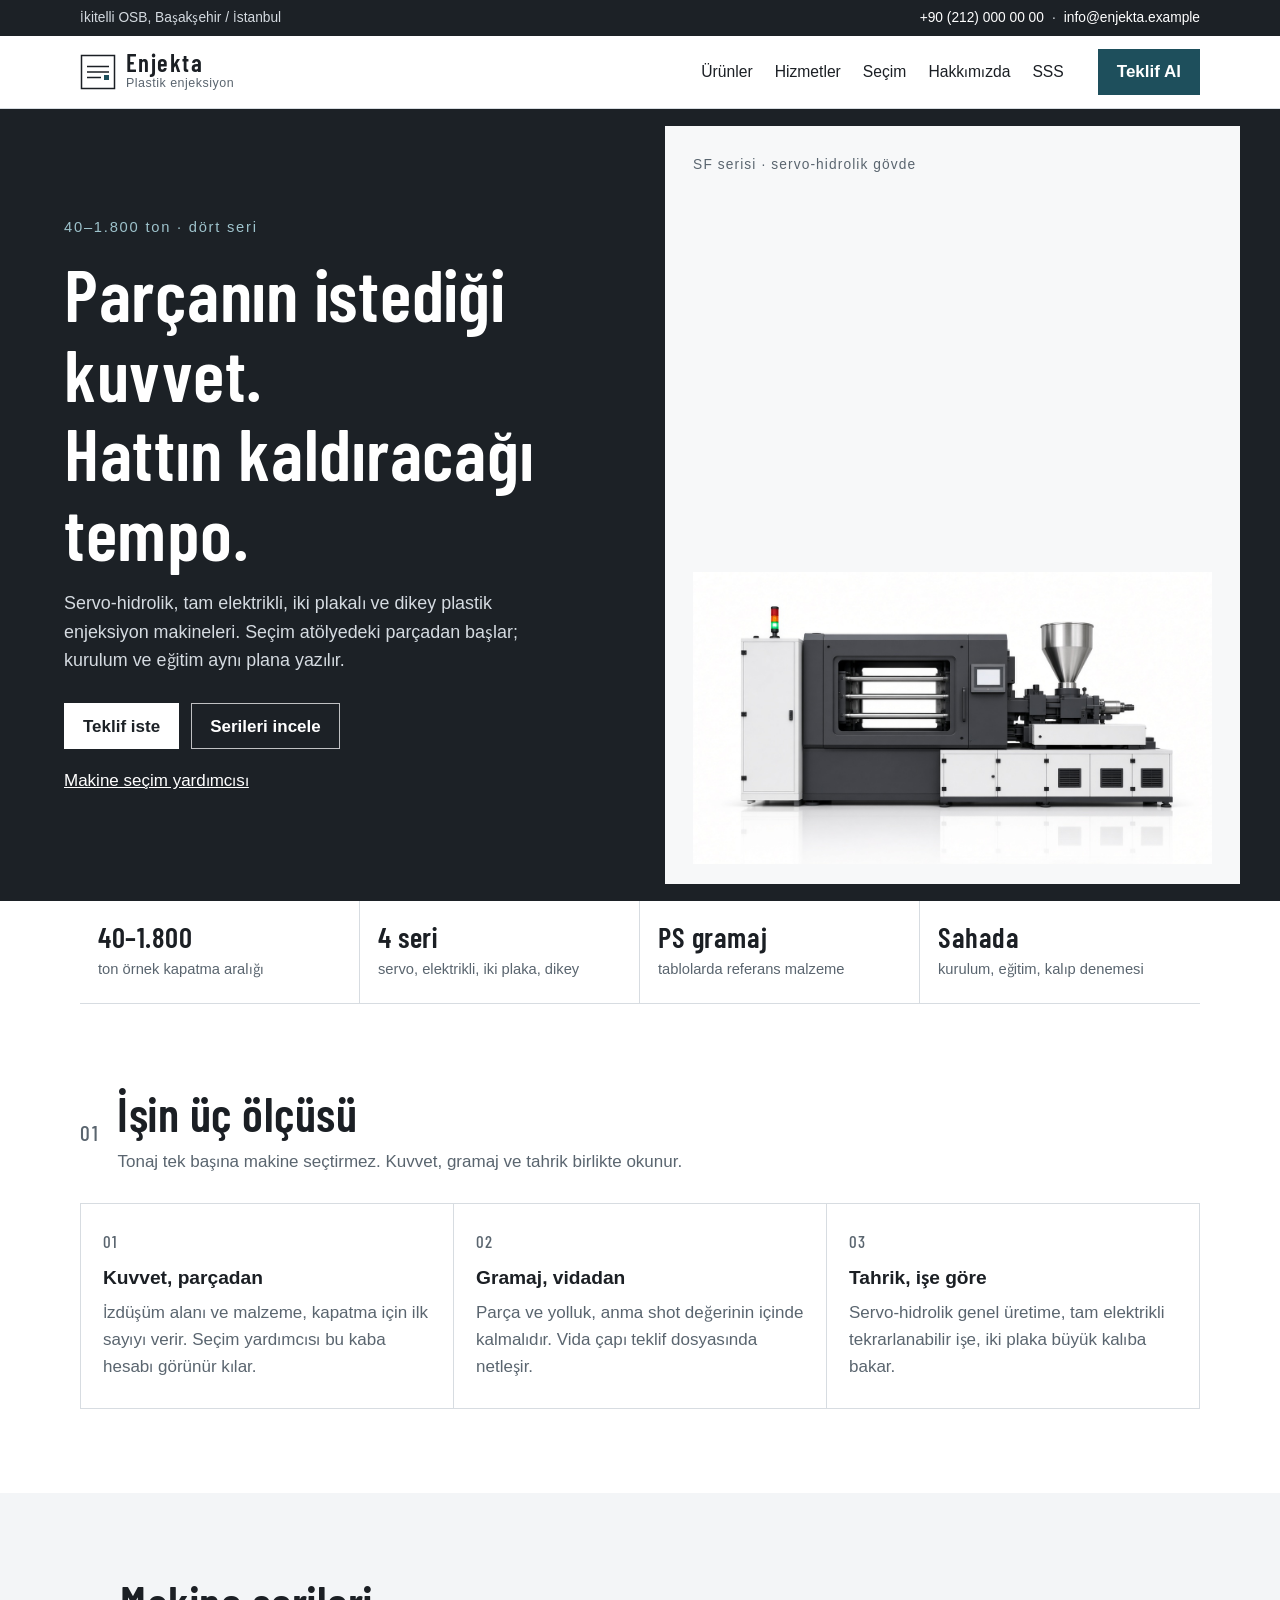
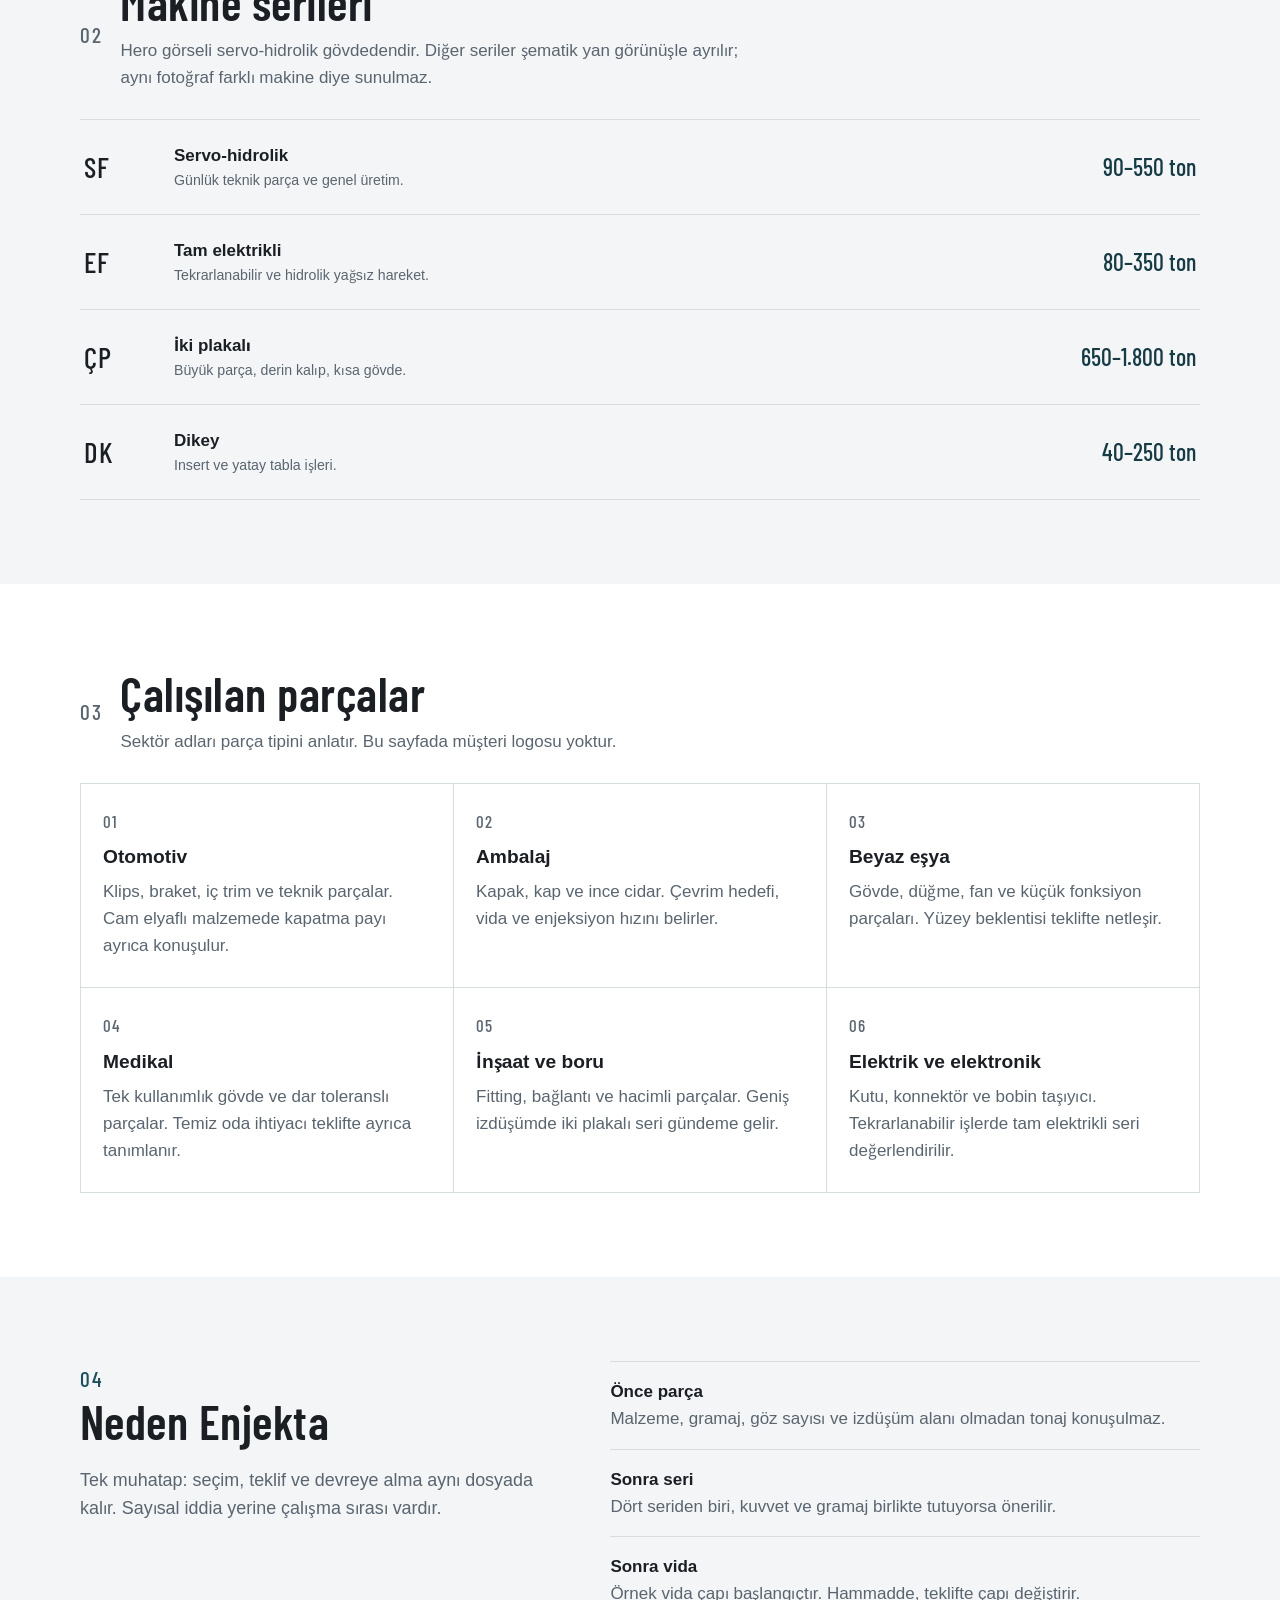
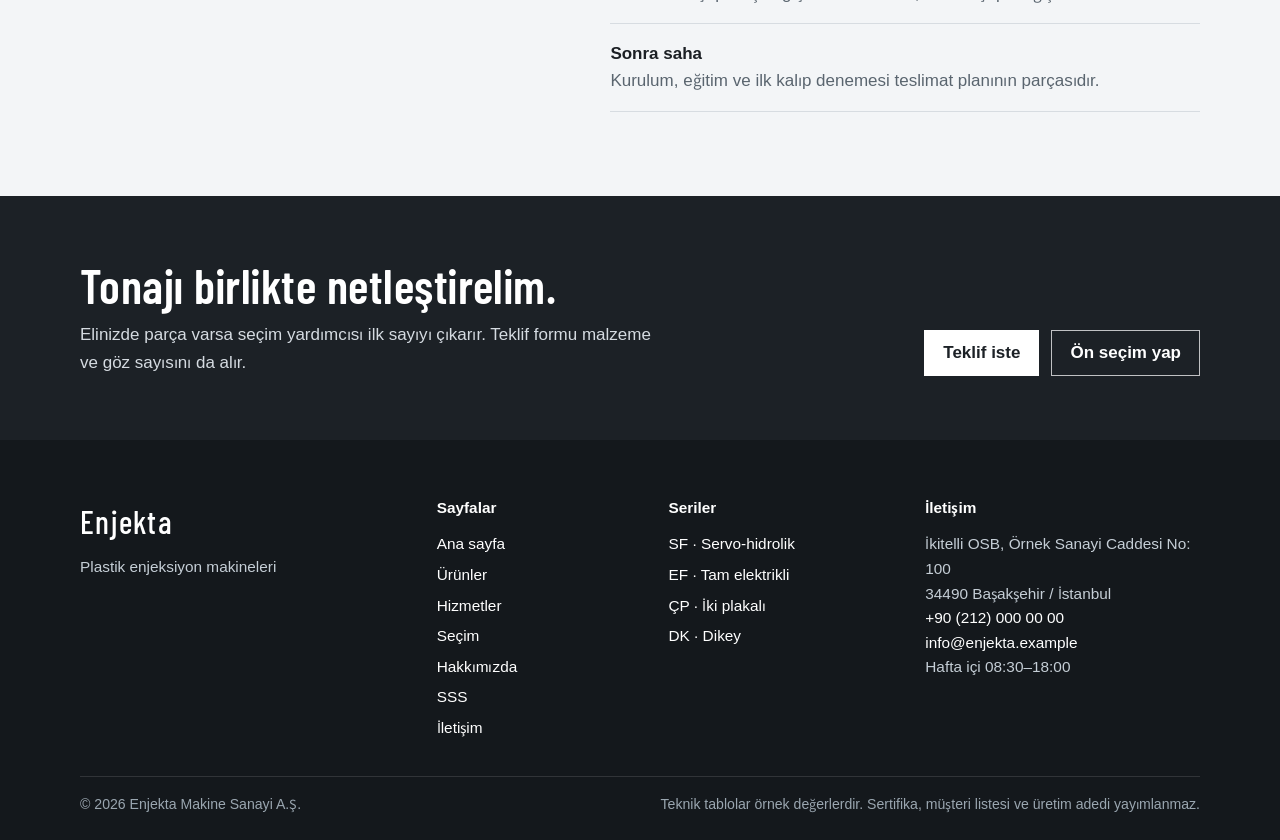
<file: index.html>
<!DOCTYPE html>
<html lang="tr">
<head>
  <meta charset="utf-8">
  <meta name="viewport" content="width=device-width, initial-scale=1">
  <title>Enjekta Makine — Ana sayfa</title>
  <meta name="description" content="Servo-hidrolik, tam elektrikli, iki plakalı ve dikey plastik enjeksiyon makineleri. Kurulum, eğitim ve kalıp denemesi. İstanbul.">
  <meta name="robots" content="index, follow">
  <meta name="theme-color" content="#1c2126">
  <meta property="og:type" content="website">
  <meta property="og:locale" content="tr_TR">
  <meta property="og:site_name" content="Enjekta Makine">
  <meta property="og:title" content="Enjekta Makine — Ana sayfa">
  <meta property="og:description" content="Servo-hidrolik, tam elektrikli, iki plakalı ve dikey plastik enjeksiyon makineleri. Kurulum, eğitim ve kalıp denemesi. İstanbul.">
  <meta property="og:image" content="assets/injection-machine.jpg">
  <meta property="og:image:alt" content="Grafit ve beyaz panelli servo-hidrolik plastik enjeksiyon makinesi">
  <meta property="og:image:width" content="1280">
  <meta property="og:image:height" content="720">
  <meta name="twitter:card" content="summary_large_image">
  <meta name="twitter:title" content="Enjekta Makine — Ana sayfa">
  <meta name="twitter:description" content="Servo-hidrolik, tam elektrikli, iki plakalı ve dikey plastik enjeksiyon makineleri. Kurulum, eğitim ve kalıp denemesi. İstanbul.">
  <meta name="twitter:image" content="assets/injection-machine.jpg">
  <link rel="icon" href="favicon.svg" type="image/svg+xml">
  <link rel="stylesheet" href="css/fonts.css">
  <link rel="stylesheet" href="css/styles.css">
  <link rel="preload" as="image" href="assets/injection-machine.jpg">
</head>
<body data-page-title="Ana sayfa" data-page="home">
  <a class="skip-link" href="#icerik">İçeriğe geç</a>
  <div class="utility">
    <div class="wrap utility-inner">
      <p class="utility-address" data-site="address-short">İkitelli OSB, Başakşehir / İstanbul</p>
      <p class="utility-meta">
        <a data-site="phone" data-site-href="tel" href="tel:+902120000000">+90 (212) 000 00 00</a>
        <span aria-hidden="true">·</span>
        <a data-site="email" data-site-href="mail" href="mailto:info@enjekta.example">info@enjekta.example</a>
      </p>
    </div>
  </div>
  <header class="site-header">
    <div class="wrap header-inner">
      <a class="logo" href="index.html">
        <svg class="logo-mark" viewBox="0 0 36 36" width="36" height="36" aria-hidden="true"><rect x="1.5" y="1.5" width="33" height="33" fill="none" stroke="currentColor" stroke-width="1.5"/><path d="M7 12.5h22M7 18h22M7 23.5h14" fill="none" stroke="currentColor" stroke-width="1.5"/><rect x="24" y="21" width="5" height="5" fill="#1e4f5c"/></svg>
        <span class="logo-text">
          <span class="logo-name" data-site="short">Enjekta</span>
          <span class="logo-tag" data-site="tagline-short">Plastik enjeksiyon</span>
        </span>
      </a>
      <nav class="site-nav" id="site-nav" aria-label="Ana menü">
        <ul>
          <li><a href="urunler.html">Ürünler</a></li>
          <li><a href="hizmetler.html">Hizmetler</a></li>
          <li><a href="secim.html">Seçim</a></li>
          <li><a href="hakkimizda.html">Hakkımızda</a></li>
          <li><a href="sss.html">SSS</a></li>
        </ul>
      </nav>
      <a class="btn btn-accent header-cta" href="iletisim.html">Teklif Al</a>
      <button class="nav-toggle" type="button" aria-expanded="false" aria-controls="site-nav">
        <span class="nav-toggle-bars" aria-hidden="true"></span>
        <span class="nav-toggle-label">Menü</span>
      </button>
    </div>
  </header>
  <main id="icerik" tabindex="-1">
    <section class="hero">
      <div class="hero-copy">
        <p class="kicker">40–1.800 ton · dört seri</p>
        <h1>Parçanın istediği kuvvet.<br>Hattın kaldıracağı tempo.</h1>
        <p class="lede">Servo-hidrolik, tam elektrikli, iki plakalı ve dikey plastik enjeksiyon makineleri. Seçim atölyedeki parçadan başlar; kurulum ve eğitim aynı plana yazılır.</p>
        <div class="hero-actions">
          <a class="btn btn-light" href="iletisim.html">Teklif iste</a>
          <a class="btn btn-line" href="urunler.html">Serileri incele</a>
        </div>
        <p class="hero-aside"><a href="secim.html">Makine seçim yardımcısı</a></p>
      </div>
      <figure class="hero-media">
        <p class="media-kicker">SF serisi · servo-hidrolik gövde</p>
        <img src="assets/injection-machine.jpg" width="1280" height="720" alt="Grafit ve beyaz panelli yatay plastik enjeksiyon makinesi, yan görünüş" fetchpriority="high">
      </figure>
    </section>
    <ul class="facts wrap">
      <li><strong>40–1.800</strong><span>ton örnek kapatma aralığı</span></li>
      <li><strong>4 seri</strong><span>servo, elektrikli, iki plaka, dikey</span></li>
      <li><strong>PS gramaj</strong><span>tablolarda referans malzeme</span></li>
      <li><strong>Sahada</strong><span>kurulum, eğitim, kalıp denemesi</span></li>
    </ul>
    <section class="section">
      <div class="wrap">
        <div class="section-head">
          <p class="section-index">01</p>
          <h2>İşin üç ölçüsü</h2>
          <p>Tonaj tek başına makine seçtirmez. Kuvvet, gramaj ve tahrik birlikte okunur.</p>
        </div>
        <div class="prop-grid">
          <article class="prop"><p class="prop-index">01</p><h3>Kuvvet, parçadan</h3><p>İzdüşüm alanı ve malzeme, kapatma için ilk sayıyı verir. Seçim yardımcısı bu kaba hesabı görünür kılar.</p></article>
          <article class="prop"><p class="prop-index">02</p><h3>Gramaj, vidadan</h3><p>Parça ve yolluk, anma shot değerinin içinde kalmalıdır. Vida çapı teklif dosyasında netleşir.</p></article>
          <article class="prop"><p class="prop-index">03</p><h3>Tahrik, işe göre</h3><p>Servo-hidrolik genel üretime, tam elektrikli tekrarlanabilir işe, iki plaka büyük kalıba bakar.</p></article>
        </div>
      </div>
    </section>
    <section class="section section-paper" id="seriler">
      <div class="wrap">
        <div class="section-head">
          <p class="section-index">02</p>
          <h2>Makine serileri</h2>
          <p>Hero görseli servo-hidrolik gövdedendir. Diğer seriler şematik yan görünüşle ayrılır; aynı fotoğraf farklı makine diye sunulmaz.</p>
        </div>
        <ul class="series-list">
          <li>
            <a href="urun-servo-hidrolik.html">
              <span class="series-code">SF</span>
              <span><strong>Servo-hidrolik</strong><small>Günlük teknik parça ve genel üretim.</small></span>
              <span class="series-range">90–550 ton</span>
            </a>
          </li>
          <li>
            <a href="urun-tam-elektrikli.html">
              <span class="series-code">EF</span>
              <span><strong>Tam elektrikli</strong><small>Tekrarlanabilir ve hidrolik yağsız hareket.</small></span>
              <span class="series-range">80–350 ton</span>
            </a>
          </li>
          <li>
            <a href="urun-iki-plakali.html">
              <span class="series-code">ÇP</span>
              <span><strong>İki plakalı</strong><small>Büyük parça, derin kalıp, kısa gövde.</small></span>
              <span class="series-range">650–1.800 ton</span>
            </a>
          </li>
          <li>
            <a href="urun-dikey.html">
              <span class="series-code">DK</span>
              <span><strong>Dikey</strong><small>Insert ve yatay tabla işleri.</small></span>
              <span class="series-range">40–250 ton</span>
            </a>
          </li>
        </ul>
      </div>
    </section>
    <section class="section">
      <div class="wrap">
        <div class="section-head">
          <p class="section-index">03</p>
          <h2>Çalışılan parçalar</h2>
          <p>Sektör adları parça tipini anlatır. Bu sayfada müşteri logosu yoktur.</p>
        </div>
        <div class="industry-grid">
          <article class="industry"><p class="industry-index">01</p><h3>Otomotiv</h3><p>Klips, braket, iç trim ve teknik parçalar. Cam elyaflı malzemede kapatma payı ayrıca konuşulur.</p></article>
          <article class="industry"><p class="industry-index">02</p><h3>Ambalaj</h3><p>Kapak, kap ve ince cidar. Çevrim hedefi, vida ve enjeksiyon hızını belirler.</p></article>
          <article class="industry"><p class="industry-index">03</p><h3>Beyaz eşya</h3><p>Gövde, düğme, fan ve küçük fonksiyon parçaları. Yüzey beklentisi teklifte netleşir.</p></article>
          <article class="industry"><p class="industry-index">04</p><h3>Medikal</h3><p>Tek kullanımlık gövde ve dar toleranslı parçalar. Temiz oda ihtiyacı teklifte ayrıca tanımlanır.</p></article>
          <article class="industry"><p class="industry-index">05</p><h3>İnşaat ve boru</h3><p>Fitting, bağlantı ve hacimli parçalar. Geniş izdüşümde iki plakalı seri gündeme gelir.</p></article>
          <article class="industry"><p class="industry-index">06</p><h3>Elektrik ve elektronik</h3><p>Kutu, konnektör ve bobin taşıyıcı. Tekrarlanabilir işlerde tam elektrikli seri değerlendirilir.</p></article>
        </div>
      </div>
    </section>
    <section class="section section-paper">
      <div class="wrap split">
        <div>
          <p class="section-index">04</p>
          <h2>Neden <span data-site="short">Enjekta</span></h2>
          <p class="lede" style="color:var(--muted)">Tek muhatap: seçim, teklif ve devreye alma aynı dosyada kalır. Sayısal iddia yerine çalışma sırası vardır.</p>
        </div>
        <ol class="checklist">
          <li><strong>Önce parça</strong><span>Malzeme, gramaj, göz sayısı ve izdüşüm alanı olmadan tonaj konuşulmaz.</span></li>
          <li><strong>Sonra seri</strong><span>Dört seriden biri, kuvvet ve gramaj birlikte tutuyorsa önerilir.</span></li>
          <li><strong>Sonra vida</strong><span>Örnek vida çapı başlangıçtır. Hammadde, teklifte çapı değiştirir.</span></li>
          <li><strong>Sonra saha</strong><span>Kurulum, eğitim ve ilk kalıp denemesi teslimat planının parçasıdır.</span></li>
        </ol>
      </div>
    </section>
    <section class="cta-band">
      <div class="wrap">
        <div>
          <h2>Tonajı birlikte netleştirelim.</h2>
          <p>Elinizde parça varsa seçim yardımcısı ilk sayıyı çıkarır. Teklif formu malzeme ve göz sayısını da alır.</p>
        </div>
        <div class="cta-actions">
          <a class="btn btn-light" href="iletisim.html">Teklif iste</a>
          <a class="btn btn-line" href="secim.html">Ön seçim yap</a>
        </div>
      </div>
    </section>
  </main>
  <footer class="site-footer">
    <div class="wrap footer-grid">
      <div>
        <p class="footer-brand" data-site="short">Enjekta</p>
        <p data-site="tagline">Plastik enjeksiyon makineleri</p>
      </div>
      <nav aria-label="Sayfalar">
        <p class="footer-label">Sayfalar</p>
        <ul>
          <li><a href="index.html">Ana sayfa</a></li>
          <li><a href="urunler.html">Ürünler</a></li>
          <li><a href="hizmetler.html">Hizmetler</a></li>
          <li><a href="secim.html">Seçim</a></li>
          <li><a href="hakkimizda.html">Hakkımızda</a></li>
          <li><a href="sss.html">SSS</a></li>
          <li><a href="iletisim.html">İletişim</a></li>
        </ul>
      </nav>
      <nav aria-label="Seriler">
        <p class="footer-label">Seriler</p>
        <ul>
          <li><a href="urun-servo-hidrolik.html">SF · Servo-hidrolik</a></li>
          <li><a href="urun-tam-elektrikli.html">EF · Tam elektrikli</a></li>
          <li><a href="urun-iki-plakali.html">ÇP · İki plakalı</a></li>
          <li><a href="urun-dikey.html">DK · Dikey</a></li>
        </ul>
      </nav>
      <div>
        <p class="footer-label">İletişim</p>
        <p data-site="address1">İkitelli OSB, Örnek Sanayi Caddesi No: 100</p>
        <p data-site="address2">34490 Başakşehir / İstanbul</p>
        <p><a data-site="phone" data-site-href="tel" href="tel:+902120000000">+90 (212) 000 00 00</a></p>
        <p><a data-site="email" data-site-href="mail" href="mailto:info@enjekta.example">info@enjekta.example</a></p>
        <p data-site="hours">Hafta içi 08:30–18:00</p>
      </div>
    </div>
    <div class="wrap footer-base">
      <p>© <span data-site="year">2026</span> <span data-site="legal">Enjekta Makine Sanayi A.Ş.</span></p>
      <p>Teknik tablolar örnek değerlerdir. Sertifika, müşteri listesi ve üretim adedi yayımlanmaz.</p>
    </div>
  </footer>
  <script src="js/config.js"></script>
  <script src="js/main.js"></script>
</body>
</html>
</file>
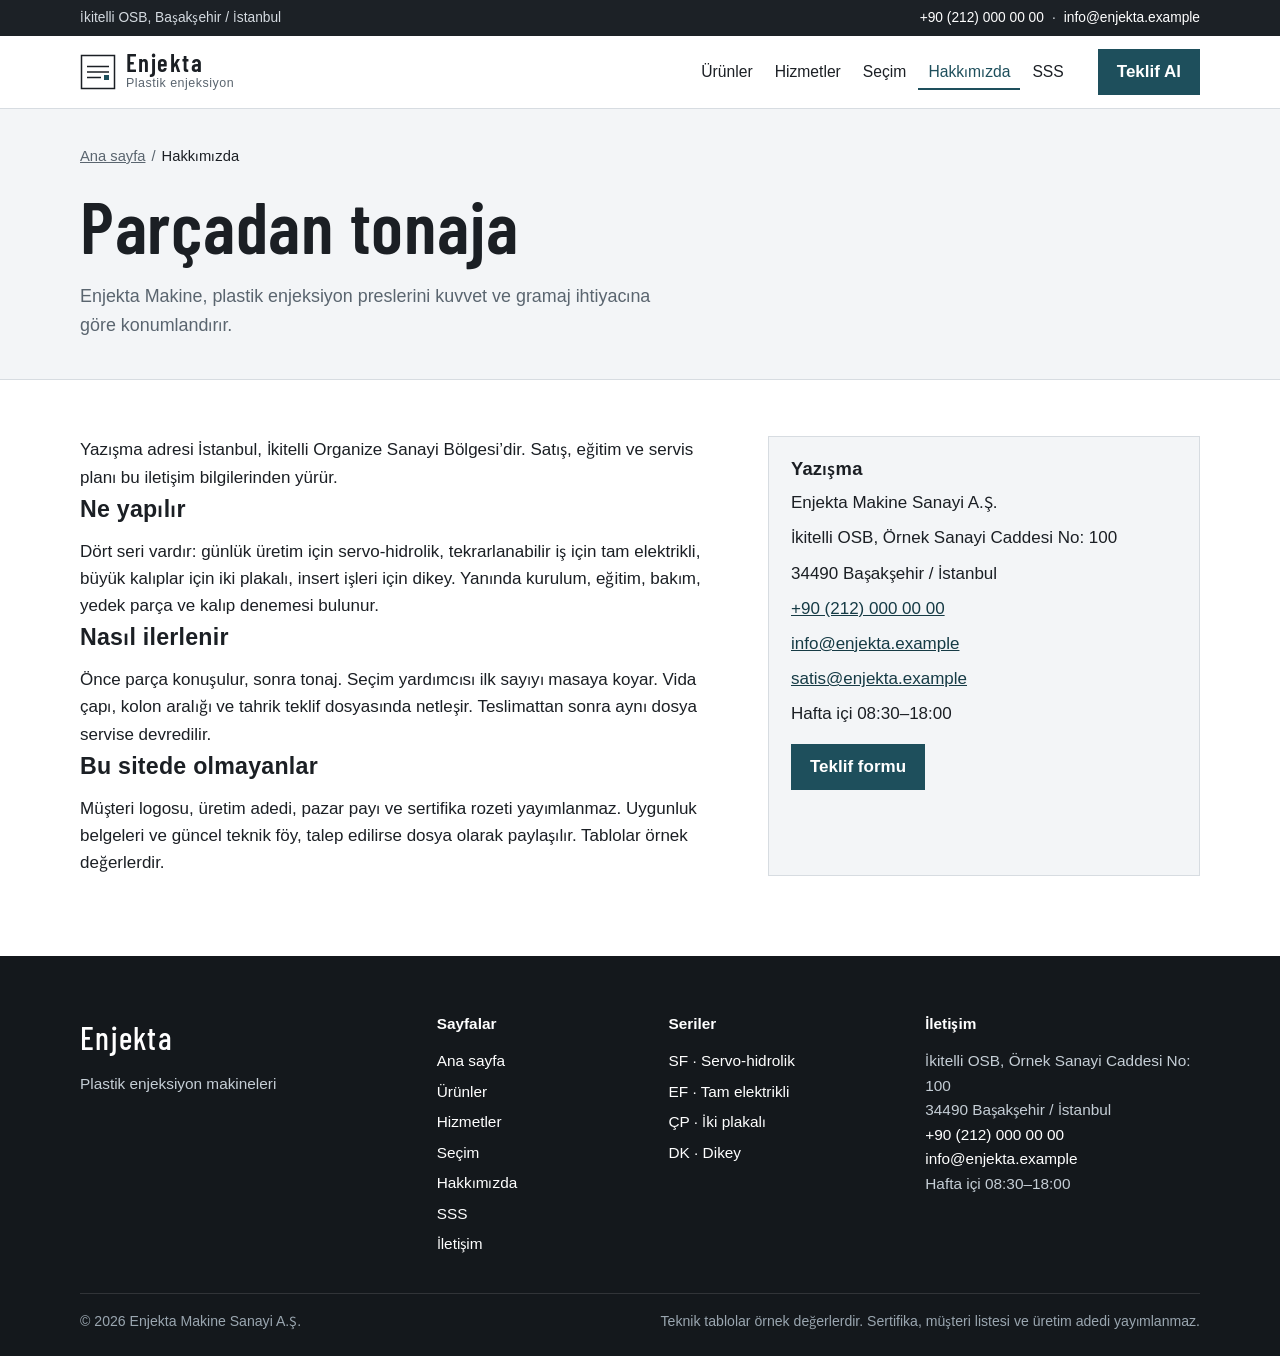
<file: hakkimizda.html>
<!DOCTYPE html>
<html lang="tr">
<head>
  <meta charset="utf-8">
  <meta name="viewport" content="width=device-width, initial-scale=1">
  <title>Enjekta Makine — Hakkımızda</title>
  <meta name="description" content="Plastik enjeksiyon makinelerinde parça, kuvvet ve gramaj üzerinden ilerleyen kurumsal tanıtım. İletişim adresi İstanbul, İkitelli OSB.">
  <meta name="robots" content="index, follow">
  <meta name="theme-color" content="#1c2126">
  <meta property="og:type" content="website">
  <meta property="og:locale" content="tr_TR">
  <meta property="og:site_name" content="Enjekta Makine">
  <meta property="og:title" content="Enjekta Makine — Hakkımızda">
  <meta property="og:description" content="Plastik enjeksiyon makinelerinde parça, kuvvet ve gramaj üzerinden ilerleyen kurumsal tanıtım. İletişim adresi İstanbul, İkitelli OSB.">
  <meta property="og:image" content="assets/injection-machine.jpg">
  <meta property="og:image:alt" content="Grafit ve beyaz panelli servo-hidrolik plastik enjeksiyon makinesi">
  <meta property="og:image:width" content="1280">
  <meta property="og:image:height" content="720">
  <meta name="twitter:card" content="summary_large_image">
  <meta name="twitter:title" content="Enjekta Makine — Hakkımızda">
  <meta name="twitter:description" content="Plastik enjeksiyon makinelerinde parça, kuvvet ve gramaj üzerinden ilerleyen kurumsal tanıtım. İletişim adresi İstanbul, İkitelli OSB.">
  <meta name="twitter:image" content="assets/injection-machine.jpg">
  <link rel="icon" href="favicon.svg" type="image/svg+xml">
  <link rel="stylesheet" href="css/fonts.css">
  <link rel="stylesheet" href="css/styles.css">
  
</head>
<body data-page-title="Hakkımızda">
  <a class="skip-link" href="#icerik">İçeriğe geç</a>
  <div class="utility">
    <div class="wrap utility-inner">
      <p class="utility-address" data-site="address-short">İkitelli OSB, Başakşehir / İstanbul</p>
      <p class="utility-meta">
        <a data-site="phone" data-site-href="tel" href="tel:+902120000000">+90 (212) 000 00 00</a>
        <span aria-hidden="true">·</span>
        <a data-site="email" data-site-href="mail" href="mailto:info@enjekta.example">info@enjekta.example</a>
      </p>
    </div>
  </div>
  <header class="site-header">
    <div class="wrap header-inner">
      <a class="logo" href="index.html">
        <svg class="logo-mark" viewBox="0 0 36 36" width="36" height="36" aria-hidden="true"><rect x="1.5" y="1.5" width="33" height="33" fill="none" stroke="currentColor" stroke-width="1.5"/><path d="M7 12.5h22M7 18h22M7 23.5h14" fill="none" stroke="currentColor" stroke-width="1.5"/><rect x="24" y="21" width="5" height="5" fill="#1e4f5c"/></svg>
        <span class="logo-text">
          <span class="logo-name" data-site="short">Enjekta</span>
          <span class="logo-tag" data-site="tagline-short">Plastik enjeksiyon</span>
        </span>
      </a>
      <nav class="site-nav" id="site-nav" aria-label="Ana menü">
        <ul>
          <li><a href="urunler.html">Ürünler</a></li>
          <li><a href="hizmetler.html">Hizmetler</a></li>
          <li><a href="secim.html">Seçim</a></li>
          <li><a href="hakkimizda.html" aria-current="page">Hakkımızda</a></li>
          <li><a href="sss.html">SSS</a></li>
        </ul>
      </nav>
      <a class="btn btn-accent header-cta" href="iletisim.html">Teklif Al</a>
      <button class="nav-toggle" type="button" aria-expanded="false" aria-controls="site-nav">
        <span class="nav-toggle-bars" aria-hidden="true"></span>
        <span class="nav-toggle-label">Menü</span>
      </button>
    </div>
  </header>
  <main id="icerik" tabindex="-1">
    <header class="page-hero">
      <div class="wrap">
                <nav class="crumbs" aria-label="Konum"><a href="index.html">Ana sayfa</a><span aria-hidden="true">/</span><span aria-current="page">Hakkımızda</span></nav>
        <h1>Parçadan tonaja</h1>
        <p class="lede"><span data-site="name">Enjekta Makine</span>, plastik enjeksiyon preslerini kuvvet ve gramaj ihtiyacına göre konumlandırır.</p>
      </div>
    </header>
    <div class="page">
      <div class="wrap about-grid">
        <div class="prose stack">
          <p>Yazışma adresi İstanbul, İkitelli Organize Sanayi Bölgesi’dir. Satış, eğitim ve servis planı bu iletişim bilgilerinden yürür.</p>
          <h2>Ne yapılır</h2>
          <p>Dört seri vardır: günlük üretim için servo-hidrolik, tekrarlanabilir iş için tam elektrikli, büyük kalıplar için iki plakalı, insert işleri için dikey. Yanında kurulum, eğitim, bakım, yedek parça ve kalıp denemesi bulunur.</p>
          <h2>Nasıl ilerlenir</h2>
          <p>Önce parça konuşulur, sonra tonaj. Seçim yardımcısı ilk sayıyı masaya koyar. Vida çapı, kolon aralığı ve tahrik teklif dosyasında netleşir. Teslimattan sonra aynı dosya servise devredilir.</p>
          <h2>Bu sitede olmayanlar</h2>
          <p>Müşteri logosu, üretim adedi, pazar payı ve sertifika rozeti yayımlanmaz. Uygunluk belgeleri ve güncel teknik föy, talep edilirse dosya olarak paylaşılır. Tablolar örnek değerlerdir.</p>
        </div>
        <aside class="aside-card">
          <h2>Yazışma</h2>
          <p data-site="legal">Enjekta Makine Sanayi A.Ş.</p>
          <p data-site="address1">İkitelli OSB, Örnek Sanayi Caddesi No: 100</p>
          <p data-site="address2">34490 Başakşehir / İstanbul</p>
          <p><a data-site="phone" data-site-href="tel" href="tel:+902120000000">+90 (212) 000 00 00</a></p>
          <p><a data-site="email" data-site-href="mail" href="mailto:info@enjekta.example">info@enjekta.example</a></p>
          <p><a data-site="sales-email" data-site-href="sales" href="mailto:satis@enjekta.example">satis@enjekta.example</a></p>
          <p data-site="hours">Hafta içi 08:30–18:00</p>
          <p style="margin-top:16px"><a class="btn btn-accent" href="iletisim.html">Teklif formu</a></p>
        </aside>
      </div>
    </div>
  </main>
  <footer class="site-footer">
    <div class="wrap footer-grid">
      <div>
        <p class="footer-brand" data-site="short">Enjekta</p>
        <p data-site="tagline">Plastik enjeksiyon makineleri</p>
      </div>
      <nav aria-label="Sayfalar">
        <p class="footer-label">Sayfalar</p>
        <ul>
          <li><a href="index.html">Ana sayfa</a></li>
          <li><a href="urunler.html">Ürünler</a></li>
          <li><a href="hizmetler.html">Hizmetler</a></li>
          <li><a href="secim.html">Seçim</a></li>
          <li><a href="hakkimizda.html">Hakkımızda</a></li>
          <li><a href="sss.html">SSS</a></li>
          <li><a href="iletisim.html">İletişim</a></li>
        </ul>
      </nav>
      <nav aria-label="Seriler">
        <p class="footer-label">Seriler</p>
        <ul>
          <li><a href="urun-servo-hidrolik.html">SF · Servo-hidrolik</a></li>
          <li><a href="urun-tam-elektrikli.html">EF · Tam elektrikli</a></li>
          <li><a href="urun-iki-plakali.html">ÇP · İki plakalı</a></li>
          <li><a href="urun-dikey.html">DK · Dikey</a></li>
        </ul>
      </nav>
      <div>
        <p class="footer-label">İletişim</p>
        <p data-site="address1">İkitelli OSB, Örnek Sanayi Caddesi No: 100</p>
        <p data-site="address2">34490 Başakşehir / İstanbul</p>
        <p><a data-site="phone" data-site-href="tel" href="tel:+902120000000">+90 (212) 000 00 00</a></p>
        <p><a data-site="email" data-site-href="mail" href="mailto:info@enjekta.example">info@enjekta.example</a></p>
        <p data-site="hours">Hafta içi 08:30–18:00</p>
      </div>
    </div>
    <div class="wrap footer-base">
      <p>© <span data-site="year">2026</span> <span data-site="legal">Enjekta Makine Sanayi A.Ş.</span></p>
      <p>Teknik tablolar örnek değerlerdir. Sertifika, müşteri listesi ve üretim adedi yayımlanmaz.</p>
    </div>
  </footer>
  <script src="js/config.js"></script>
  <script src="js/main.js"></script>
</body>
</html>
</file>
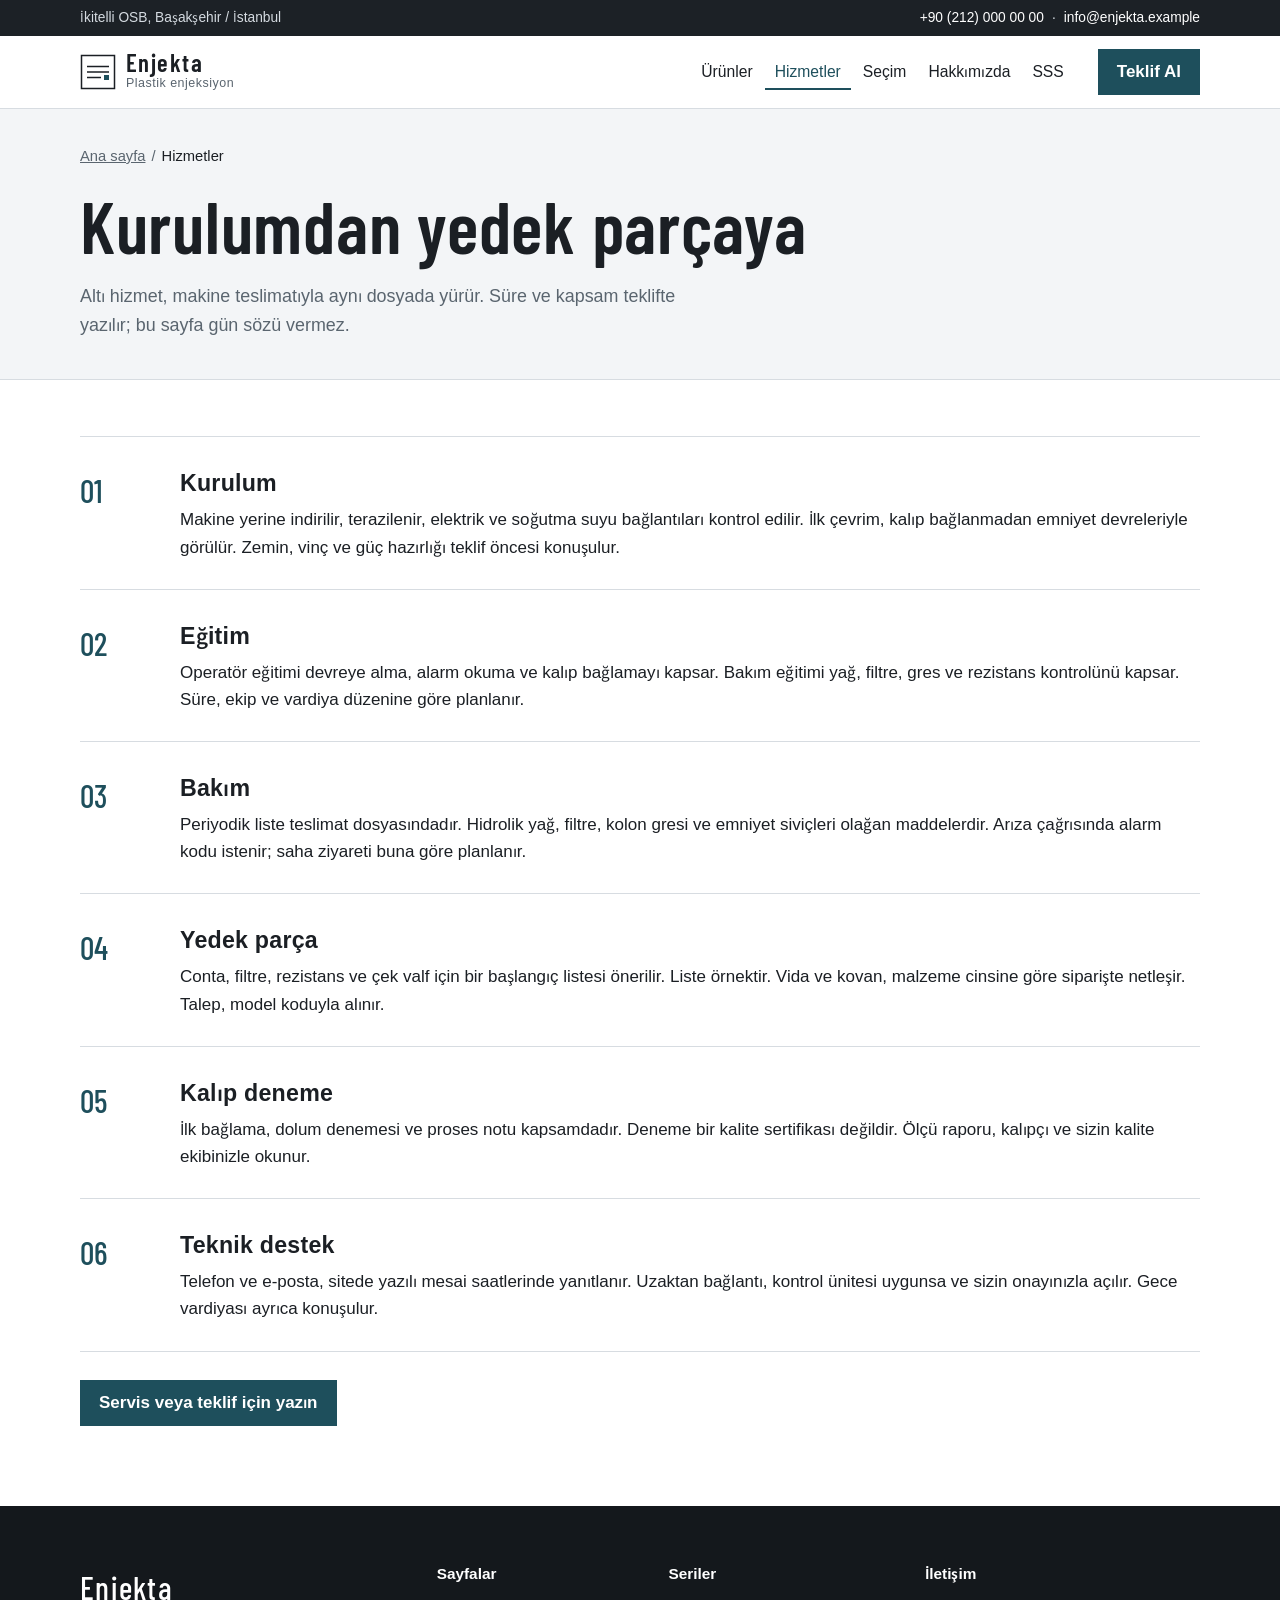
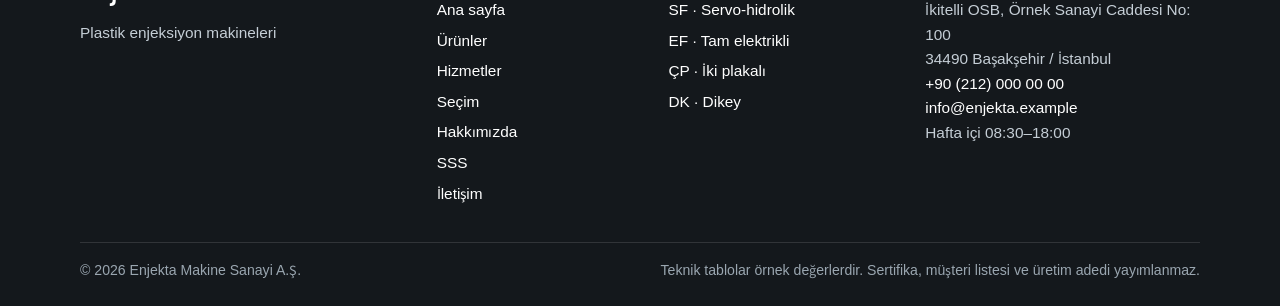
<file: hizmetler.html>
<!DOCTYPE html>
<html lang="tr">
<head>
  <meta charset="utf-8">
  <meta name="viewport" content="width=device-width, initial-scale=1">
  <title>Enjekta Makine — Hizmetler</title>
  <meta name="description" content="Kurulum, operatör eğitimi, periyodik bakım, yedek parça, kalıp denemesi ve teknik destek.">
  <meta name="robots" content="index, follow">
  <meta name="theme-color" content="#1c2126">
  <meta property="og:type" content="website">
  <meta property="og:locale" content="tr_TR">
  <meta property="og:site_name" content="Enjekta Makine">
  <meta property="og:title" content="Enjekta Makine — Hizmetler">
  <meta property="og:description" content="Kurulum, operatör eğitimi, periyodik bakım, yedek parça, kalıp denemesi ve teknik destek.">
  <meta property="og:image" content="assets/injection-machine.jpg">
  <meta property="og:image:alt" content="Grafit ve beyaz panelli servo-hidrolik plastik enjeksiyon makinesi">
  <meta property="og:image:width" content="1280">
  <meta property="og:image:height" content="720">
  <meta name="twitter:card" content="summary_large_image">
  <meta name="twitter:title" content="Enjekta Makine — Hizmetler">
  <meta name="twitter:description" content="Kurulum, operatör eğitimi, periyodik bakım, yedek parça, kalıp denemesi ve teknik destek.">
  <meta name="twitter:image" content="assets/injection-machine.jpg">
  <link rel="icon" href="favicon.svg" type="image/svg+xml">
  <link rel="stylesheet" href="css/fonts.css">
  <link rel="stylesheet" href="css/styles.css">
  
</head>
<body data-page-title="Hizmetler">
  <a class="skip-link" href="#icerik">İçeriğe geç</a>
  <div class="utility">
    <div class="wrap utility-inner">
      <p class="utility-address" data-site="address-short">İkitelli OSB, Başakşehir / İstanbul</p>
      <p class="utility-meta">
        <a data-site="phone" data-site-href="tel" href="tel:+902120000000">+90 (212) 000 00 00</a>
        <span aria-hidden="true">·</span>
        <a data-site="email" data-site-href="mail" href="mailto:info@enjekta.example">info@enjekta.example</a>
      </p>
    </div>
  </div>
  <header class="site-header">
    <div class="wrap header-inner">
      <a class="logo" href="index.html">
        <svg class="logo-mark" viewBox="0 0 36 36" width="36" height="36" aria-hidden="true"><rect x="1.5" y="1.5" width="33" height="33" fill="none" stroke="currentColor" stroke-width="1.5"/><path d="M7 12.5h22M7 18h22M7 23.5h14" fill="none" stroke="currentColor" stroke-width="1.5"/><rect x="24" y="21" width="5" height="5" fill="#1e4f5c"/></svg>
        <span class="logo-text">
          <span class="logo-name" data-site="short">Enjekta</span>
          <span class="logo-tag" data-site="tagline-short">Plastik enjeksiyon</span>
        </span>
      </a>
      <nav class="site-nav" id="site-nav" aria-label="Ana menü">
        <ul>
          <li><a href="urunler.html">Ürünler</a></li>
          <li><a href="hizmetler.html" aria-current="page">Hizmetler</a></li>
          <li><a href="secim.html">Seçim</a></li>
          <li><a href="hakkimizda.html">Hakkımızda</a></li>
          <li><a href="sss.html">SSS</a></li>
        </ul>
      </nav>
      <a class="btn btn-accent header-cta" href="iletisim.html">Teklif Al</a>
      <button class="nav-toggle" type="button" aria-expanded="false" aria-controls="site-nav">
        <span class="nav-toggle-bars" aria-hidden="true"></span>
        <span class="nav-toggle-label">Menü</span>
      </button>
    </div>
  </header>
  <main id="icerik" tabindex="-1">
    <header class="page-hero">
      <div class="wrap">
                <nav class="crumbs" aria-label="Konum"><a href="index.html">Ana sayfa</a><span aria-hidden="true">/</span><span aria-current="page">Hizmetler</span></nav>
        <h1>Kurulumdan yedek parçaya</h1>
        <p class="lede">Altı hizmet, makine teslimatıyla aynı dosyada yürür. Süre ve kapsam teklifte yazılır; bu sayfa gün sözü vermez.</p>
      </div>
    </header>
    <div class="page">
      <div class="wrap">
        <ol class="service-list">
        <li class="service"><p class="service-no">01</p><div><h2>Kurulum</h2><p style="margin-top:8px">Makine yerine indirilir, terazilenir, elektrik ve soğutma suyu bağlantıları kontrol edilir. İlk çevrim, kalıp bağlanmadan emniyet devreleriyle görülür. Zemin, vinç ve güç hazırlığı teklif öncesi konuşulur.</p></div></li>
        <li class="service"><p class="service-no">02</p><div><h2>Eğitim</h2><p style="margin-top:8px">Operatör eğitimi devreye alma, alarm okuma ve kalıp bağlamayı kapsar. Bakım eğitimi yağ, filtre, gres ve rezistans kontrolünü kapsar. Süre, ekip ve vardiya düzenine göre planlanır.</p></div></li>
        <li class="service"><p class="service-no">03</p><div><h2>Bakım</h2><p style="margin-top:8px">Periyodik liste teslimat dosyasındadır. Hidrolik yağ, filtre, kolon gresi ve emniyet siviçleri olağan maddelerdir. Arıza çağrısında alarm kodu istenir; saha ziyareti buna göre planlanır.</p></div></li>
        <li class="service"><p class="service-no">04</p><div><h2>Yedek parça</h2><p style="margin-top:8px">Conta, filtre, rezistans ve çek valf için bir başlangıç listesi önerilir. Liste örnektir. Vida ve kovan, malzeme cinsine göre siparişte netleşir. Talep, model koduyla alınır.</p></div></li>
        <li class="service"><p class="service-no">05</p><div><h2>Kalıp deneme</h2><p style="margin-top:8px">İlk bağlama, dolum denemesi ve proses notu kapsamdadır. Deneme bir kalite sertifikası değildir. Ölçü raporu, kalıpçı ve sizin kalite ekibinizle okunur.</p></div></li>
        <li class="service"><p class="service-no">06</p><div><h2>Teknik destek</h2><p style="margin-top:8px">Telefon ve e-posta, sitede yazılı mesai saatlerinde yanıtlanır. Uzaktan bağlantı, kontrol ünitesi uygunsa ve sizin onayınızla açılır. Gece vardiyası ayrıca konuşulur.</p></div></li>
        </ol>
        <p style="margin-top:28px"><a class="btn btn-accent" href="iletisim.html">Servis veya teklif için yazın</a></p>
      </div>
    </div>
  </main>
  <footer class="site-footer">
    <div class="wrap footer-grid">
      <div>
        <p class="footer-brand" data-site="short">Enjekta</p>
        <p data-site="tagline">Plastik enjeksiyon makineleri</p>
      </div>
      <nav aria-label="Sayfalar">
        <p class="footer-label">Sayfalar</p>
        <ul>
          <li><a href="index.html">Ana sayfa</a></li>
          <li><a href="urunler.html">Ürünler</a></li>
          <li><a href="hizmetler.html">Hizmetler</a></li>
          <li><a href="secim.html">Seçim</a></li>
          <li><a href="hakkimizda.html">Hakkımızda</a></li>
          <li><a href="sss.html">SSS</a></li>
          <li><a href="iletisim.html">İletişim</a></li>
        </ul>
      </nav>
      <nav aria-label="Seriler">
        <p class="footer-label">Seriler</p>
        <ul>
          <li><a href="urun-servo-hidrolik.html">SF · Servo-hidrolik</a></li>
          <li><a href="urun-tam-elektrikli.html">EF · Tam elektrikli</a></li>
          <li><a href="urun-iki-plakali.html">ÇP · İki plakalı</a></li>
          <li><a href="urun-dikey.html">DK · Dikey</a></li>
        </ul>
      </nav>
      <div>
        <p class="footer-label">İletişim</p>
        <p data-site="address1">İkitelli OSB, Örnek Sanayi Caddesi No: 100</p>
        <p data-site="address2">34490 Başakşehir / İstanbul</p>
        <p><a data-site="phone" data-site-href="tel" href="tel:+902120000000">+90 (212) 000 00 00</a></p>
        <p><a data-site="email" data-site-href="mail" href="mailto:info@enjekta.example">info@enjekta.example</a></p>
        <p data-site="hours">Hafta içi 08:30–18:00</p>
      </div>
    </div>
    <div class="wrap footer-base">
      <p>© <span data-site="year">2026</span> <span data-site="legal">Enjekta Makine Sanayi A.Ş.</span></p>
      <p>Teknik tablolar örnek değerlerdir. Sertifika, müşteri listesi ve üretim adedi yayımlanmaz.</p>
    </div>
  </footer>
  <script src="js/config.js"></script>
  <script src="js/main.js"></script>
</body>
</html>
</file>
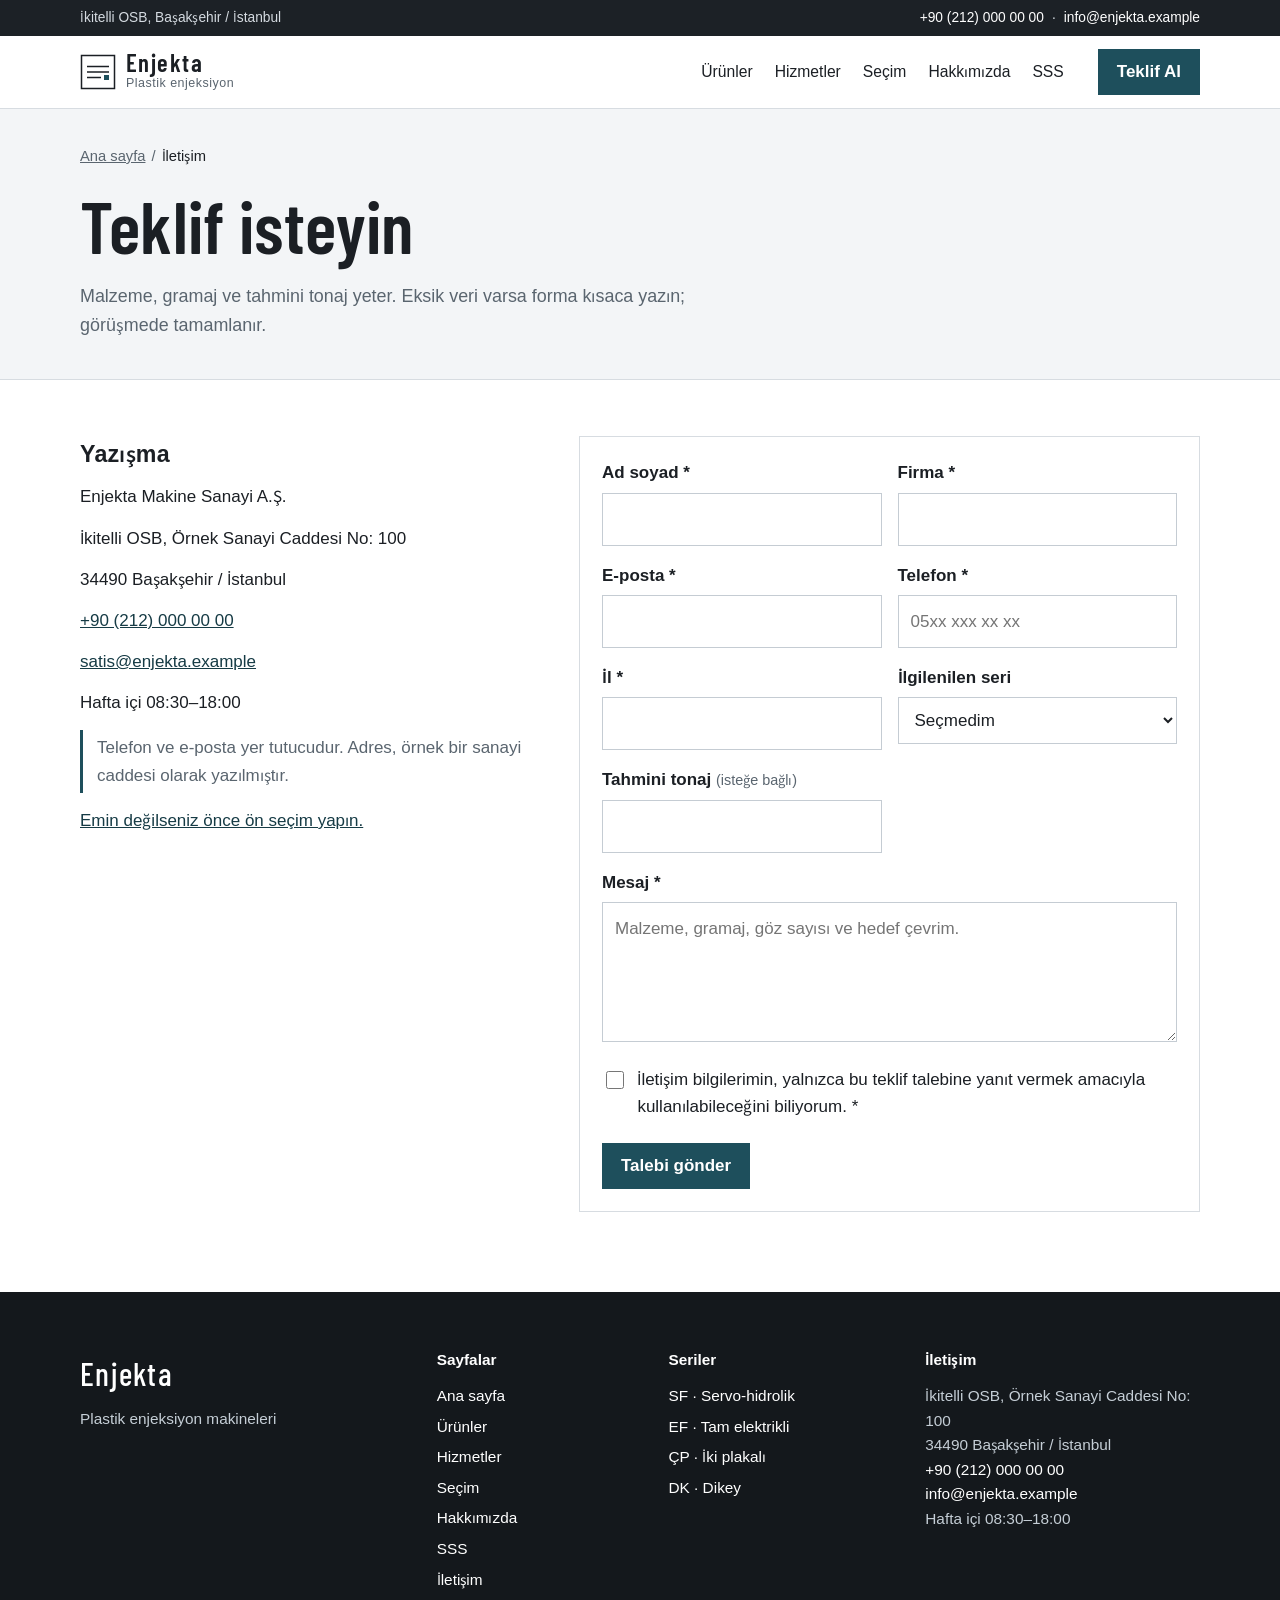
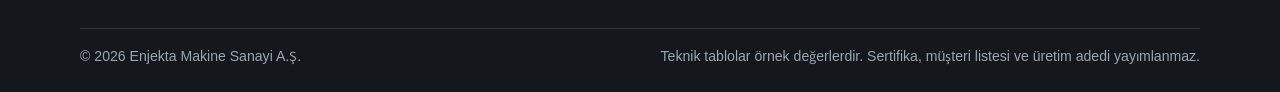
<file: iletisim.html>
<!DOCTYPE html>
<html lang="tr">
<head>
  <meta charset="utf-8">
  <meta name="viewport" content="width=device-width, initial-scale=1">
  <title>Enjekta Makine — Teklif ve iletişim</title>
  <meta name="description" content="Teklif talebi formu. Yazışma adresi İstanbul, İkitelli OSB. Telefon ve e-posta yer tutucudur.">
  <meta name="robots" content="index, follow">
  <meta name="theme-color" content="#1c2126">
  <meta property="og:type" content="website">
  <meta property="og:locale" content="tr_TR">
  <meta property="og:site_name" content="Enjekta Makine">
  <meta property="og:title" content="Enjekta Makine — Teklif ve iletişim">
  <meta property="og:description" content="Teklif talebi formu. Yazışma adresi İstanbul, İkitelli OSB. Telefon ve e-posta yer tutucudur.">
  <meta property="og:image" content="assets/injection-machine.jpg">
  <meta property="og:image:alt" content="Grafit ve beyaz panelli servo-hidrolik plastik enjeksiyon makinesi">
  <meta property="og:image:width" content="1280">
  <meta property="og:image:height" content="720">
  <meta name="twitter:card" content="summary_large_image">
  <meta name="twitter:title" content="Enjekta Makine — Teklif ve iletişim">
  <meta name="twitter:description" content="Teklif talebi formu. Yazışma adresi İstanbul, İkitelli OSB. Telefon ve e-posta yer tutucudur.">
  <meta name="twitter:image" content="assets/injection-machine.jpg">
  <link rel="icon" href="favicon.svg" type="image/svg+xml">
  <link rel="stylesheet" href="css/fonts.css">
  <link rel="stylesheet" href="css/styles.css">
  
</head>
<body data-page-title="Teklif ve iletişim">
  <a class="skip-link" href="#icerik">İçeriğe geç</a>
  <div class="utility">
    <div class="wrap utility-inner">
      <p class="utility-address" data-site="address-short">İkitelli OSB, Başakşehir / İstanbul</p>
      <p class="utility-meta">
        <a data-site="phone" data-site-href="tel" href="tel:+902120000000">+90 (212) 000 00 00</a>
        <span aria-hidden="true">·</span>
        <a data-site="email" data-site-href="mail" href="mailto:info@enjekta.example">info@enjekta.example</a>
      </p>
    </div>
  </div>
  <header class="site-header">
    <div class="wrap header-inner">
      <a class="logo" href="index.html">
        <svg class="logo-mark" viewBox="0 0 36 36" width="36" height="36" aria-hidden="true"><rect x="1.5" y="1.5" width="33" height="33" fill="none" stroke="currentColor" stroke-width="1.5"/><path d="M7 12.5h22M7 18h22M7 23.5h14" fill="none" stroke="currentColor" stroke-width="1.5"/><rect x="24" y="21" width="5" height="5" fill="#1e4f5c"/></svg>
        <span class="logo-text">
          <span class="logo-name" data-site="short">Enjekta</span>
          <span class="logo-tag" data-site="tagline-short">Plastik enjeksiyon</span>
        </span>
      </a>
      <nav class="site-nav" id="site-nav" aria-label="Ana menü">
        <ul>
          <li><a href="urunler.html">Ürünler</a></li>
          <li><a href="hizmetler.html">Hizmetler</a></li>
          <li><a href="secim.html">Seçim</a></li>
          <li><a href="hakkimizda.html">Hakkımızda</a></li>
          <li><a href="sss.html">SSS</a></li>
        </ul>
      </nav>
      <a class="btn btn-accent header-cta" href="iletisim.html" aria-current="page">Teklif Al</a>
      <button class="nav-toggle" type="button" aria-expanded="false" aria-controls="site-nav">
        <span class="nav-toggle-bars" aria-hidden="true"></span>
        <span class="nav-toggle-label">Menü</span>
      </button>
    </div>
  </header>
  <main id="icerik" tabindex="-1">
    <header class="page-hero">
      <div class="wrap">
                <nav class="crumbs" aria-label="Konum"><a href="index.html">Ana sayfa</a><span aria-hidden="true">/</span><span aria-current="page">İletişim</span></nav>
        <h1>Teklif isteyin</h1>
        <p class="lede">Malzeme, gramaj ve tahmini tonaj yeter. Eksik veri varsa forma kısaca yazın; görüşmede tamamlanır.</p>
      </div>
    </header>
    <div class="page">
      <div class="wrap contact-grid">
        <div class="prose stack">
          <h2>Yazışma</h2>
          <p data-site="legal">Enjekta Makine Sanayi A.Ş.</p>
          <p data-site="address1">İkitelli OSB, Örnek Sanayi Caddesi No: 100</p>
          <p data-site="address2">34490 Başakşehir / İstanbul</p>
          <p><a data-site="phone" data-site-href="tel" href="tel:+902120000000">+90 (212) 000 00 00</a></p>
          <p><a data-site="sales-email" data-site-href="sales" href="mailto:satis@enjekta.example">satis@enjekta.example</a></p>
          <p data-site="hours">Hafta içi 08:30–18:00</p>
          <p class="note">Telefon ve e-posta yer tutucudur. Adres, örnek bir sanayi caddesi olarak yazılmıştır.</p>
          <p><a href="secim.html">Emin değilseniz önce ön seçim yapın.</a></p>
        </div>
        <div>
          <noscript><p class="note" style="margin-bottom:12px">JavaScript kapalıysa form, e-posta uygulamanızı açar. Zorunlu alanlar tarayıcı tarafından kontrol edilir.</p></noscript>
          <!--
            Backend hook: set SITE.quoteEndpoint in js/config.js.
            POST FormData fields: name, company, email, phone, city, series,
            tonnage, message, consent. Honeypot: company_website.
          -->
          <form id="teklif-formu" class="form-card" method="post" action="mailto:info@enjekta.example" enctype="text/plain">
            <div id="form-summary" class="form-summary" role="alert" tabindex="-1" hidden></div>
            <div class="form-grid">
              <div>
                <label for="ad">Ad soyad <span aria-hidden="true">*</span><span class="visually-hidden"> (zorunlu)</span></label>
                <input id="ad" name="name" type="text" autocomplete="name" required minlength="3">
              </div>
              <div>
                <label for="firma">Firma <span aria-hidden="true">*</span><span class="visually-hidden"> (zorunlu)</span></label>
                <input id="firma" name="company" type="text" autocomplete="organization" required minlength="2">
              </div>
              <div>
                <label for="eposta">E-posta <span aria-hidden="true">*</span><span class="visually-hidden"> (zorunlu)</span></label>
                <input id="eposta" name="email" type="email" autocomplete="email" required>
              </div>
              <div>
                <label for="telefon">Telefon <span aria-hidden="true">*</span><span class="visually-hidden"> (zorunlu)</span></label>
                <input id="telefon" name="phone" type="tel" autocomplete="tel" required inputmode="tel" placeholder="05xx xxx xx xx">
              </div>
              <div>
                <label for="il">İl <span aria-hidden="true">*</span><span class="visually-hidden"> (zorunlu)</span></label>
                <input id="il" name="city" type="text" autocomplete="address-level2" required minlength="2">
              </div>
              <div>
                <label for="seri">İlgilenilen seri</label>
                <select id="seri" name="series">
                  <option value="">Seçmedim</option>
                  <option value="sf">SF servo-hidrolik</option>
                  <option value="ef">EF tam elektrikli</option>
                  <option value="cp">ÇP iki plakalı</option>
                  <option value="dk">DK dikey</option>
                  <option value="emin-degil">Emin değilim</option>
                </select>
              </div>
              <div>
                <label for="tonaj">Tahmini tonaj <span class="hint">(isteğe bağlı)</span></label>
                <input id="tonaj" name="tonnage" type="text" inputmode="decimal">
              </div>
              <div class="full">
                <label for="mesaj">Mesaj <span aria-hidden="true">*</span><span class="visually-hidden"> (zorunlu)</span></label>
                <textarea id="mesaj" name="message" required minlength="20" placeholder="Malzeme, gramaj, göz sayısı ve hedef çevrim."></textarea>
              </div>
              <div class="full">
                <label class="consent" for="kvkk">
                  <input id="kvkk" name="consent" type="checkbox" value="yes" required>
                  <span>İletişim bilgilerimin, yalnızca bu teklif talebine yanıt vermek amacıyla kullanılabileceğini biliyorum. <span aria-hidden="true">*</span><span class="visually-hidden"> (zorunlu)</span></span>
                </label>
              </div>
              <div class="hp" aria-hidden="true">
                <label for="company_website">Web siteniz</label>
                <input id="company_website" name="company_website" type="text" tabindex="-1" autocomplete="off">
              </div>
              <div class="full">
                <button class="btn btn-accent" type="submit">Talebi gönder</button>
              </div>
            </div>
          </form>
          <div id="form-success" class="form-success" tabindex="-1" hidden>
            <h2>Talebiniz hazır</h2>
            <p id="form-success-text"></p>
            <p style="margin-top:14px"><button class="btn btn-dark" type="button" id="form-again">Yeni talep</button></p>
          </div>
        </div>
      </div>
    </div>
  </main>
  <footer class="site-footer">
    <div class="wrap footer-grid">
      <div>
        <p class="footer-brand" data-site="short">Enjekta</p>
        <p data-site="tagline">Plastik enjeksiyon makineleri</p>
      </div>
      <nav aria-label="Sayfalar">
        <p class="footer-label">Sayfalar</p>
        <ul>
          <li><a href="index.html">Ana sayfa</a></li>
          <li><a href="urunler.html">Ürünler</a></li>
          <li><a href="hizmetler.html">Hizmetler</a></li>
          <li><a href="secim.html">Seçim</a></li>
          <li><a href="hakkimizda.html">Hakkımızda</a></li>
          <li><a href="sss.html">SSS</a></li>
          <li><a href="iletisim.html">İletişim</a></li>
        </ul>
      </nav>
      <nav aria-label="Seriler">
        <p class="footer-label">Seriler</p>
        <ul>
          <li><a href="urun-servo-hidrolik.html">SF · Servo-hidrolik</a></li>
          <li><a href="urun-tam-elektrikli.html">EF · Tam elektrikli</a></li>
          <li><a href="urun-iki-plakali.html">ÇP · İki plakalı</a></li>
          <li><a href="urun-dikey.html">DK · Dikey</a></li>
        </ul>
      </nav>
      <div>
        <p class="footer-label">İletişim</p>
        <p data-site="address1">İkitelli OSB, Örnek Sanayi Caddesi No: 100</p>
        <p data-site="address2">34490 Başakşehir / İstanbul</p>
        <p><a data-site="phone" data-site-href="tel" href="tel:+902120000000">+90 (212) 000 00 00</a></p>
        <p><a data-site="email" data-site-href="mail" href="mailto:info@enjekta.example">info@enjekta.example</a></p>
        <p data-site="hours">Hafta içi 08:30–18:00</p>
      </div>
    </div>
    <div class="wrap footer-base">
      <p>© <span data-site="year">2026</span> <span data-site="legal">Enjekta Makine Sanayi A.Ş.</span></p>
      <p>Teknik tablolar örnek değerlerdir. Sertifika, müşteri listesi ve üretim adedi yayımlanmaz.</p>
    </div>
  </footer>
  <script src="js/config.js"></script>
  <script src="js/main.js"></script>
  <script src="js/quote.js"></script>
</body>
</html>
</file>
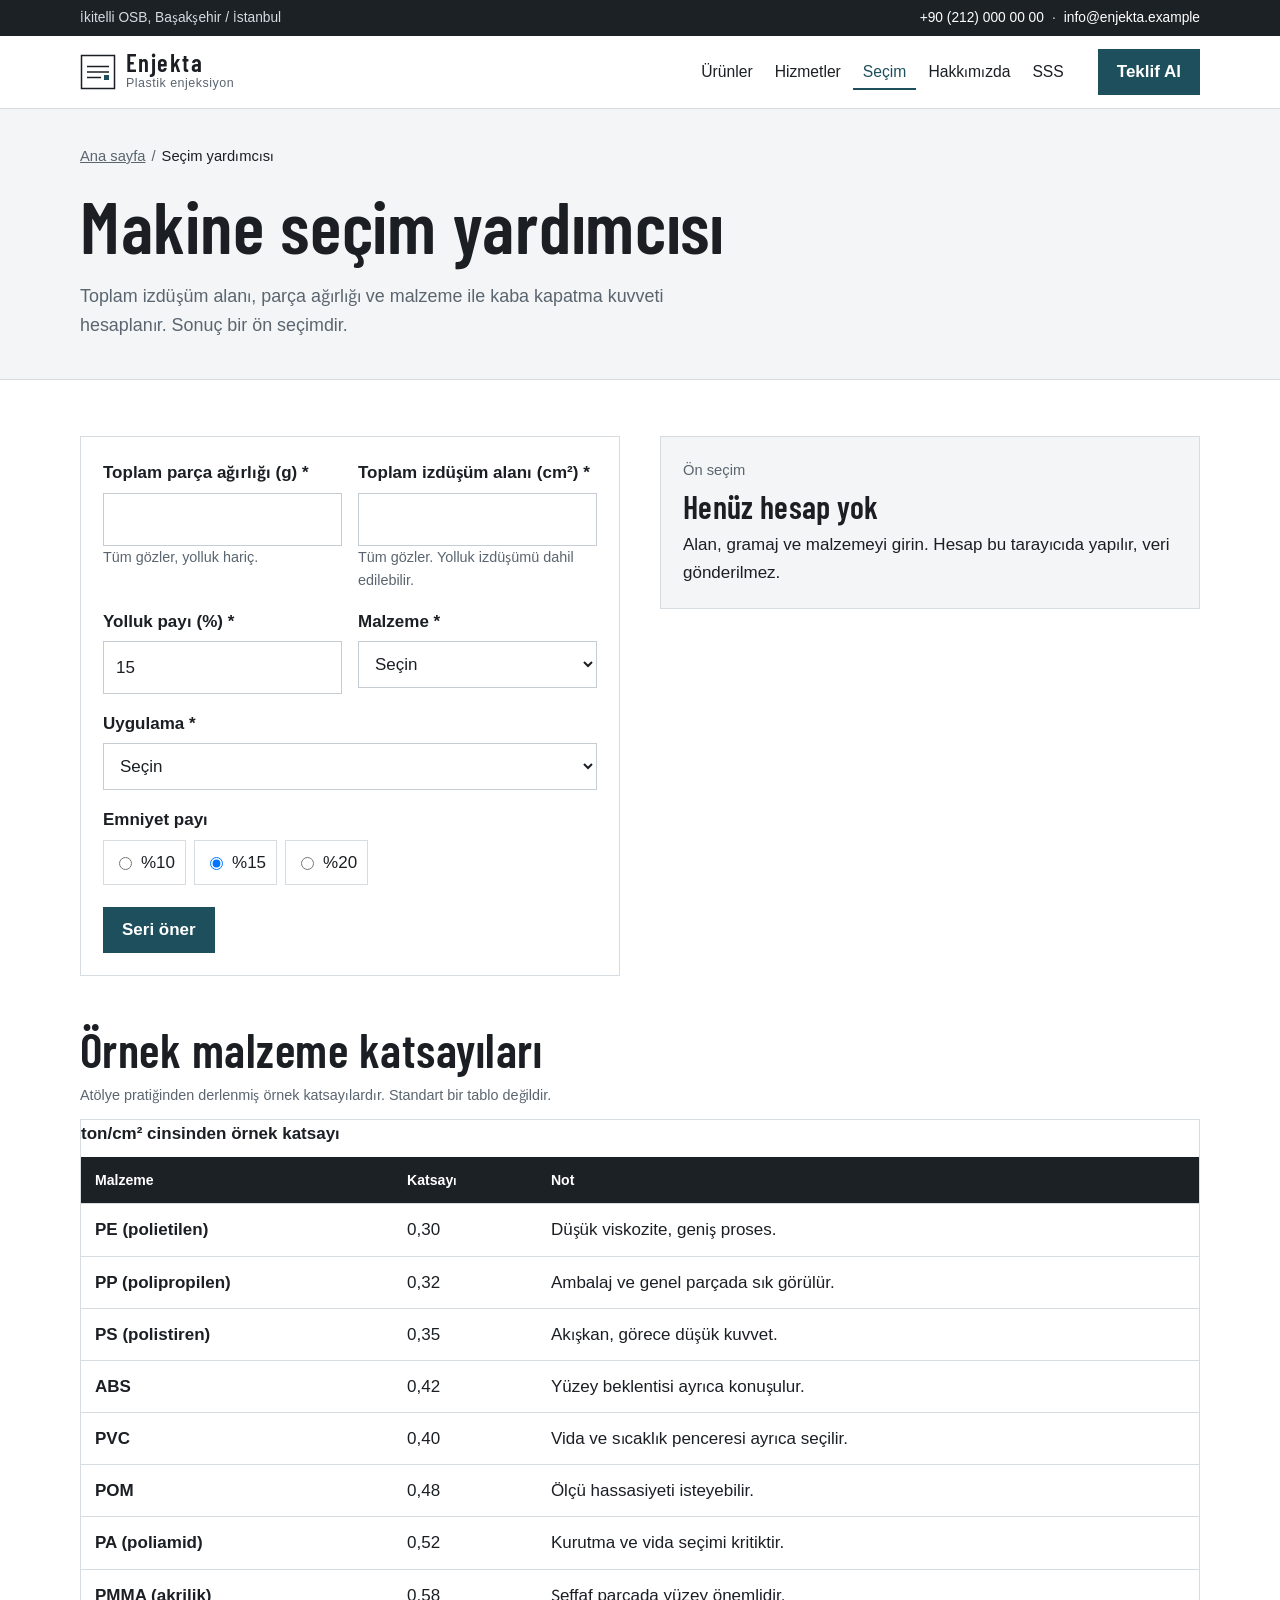
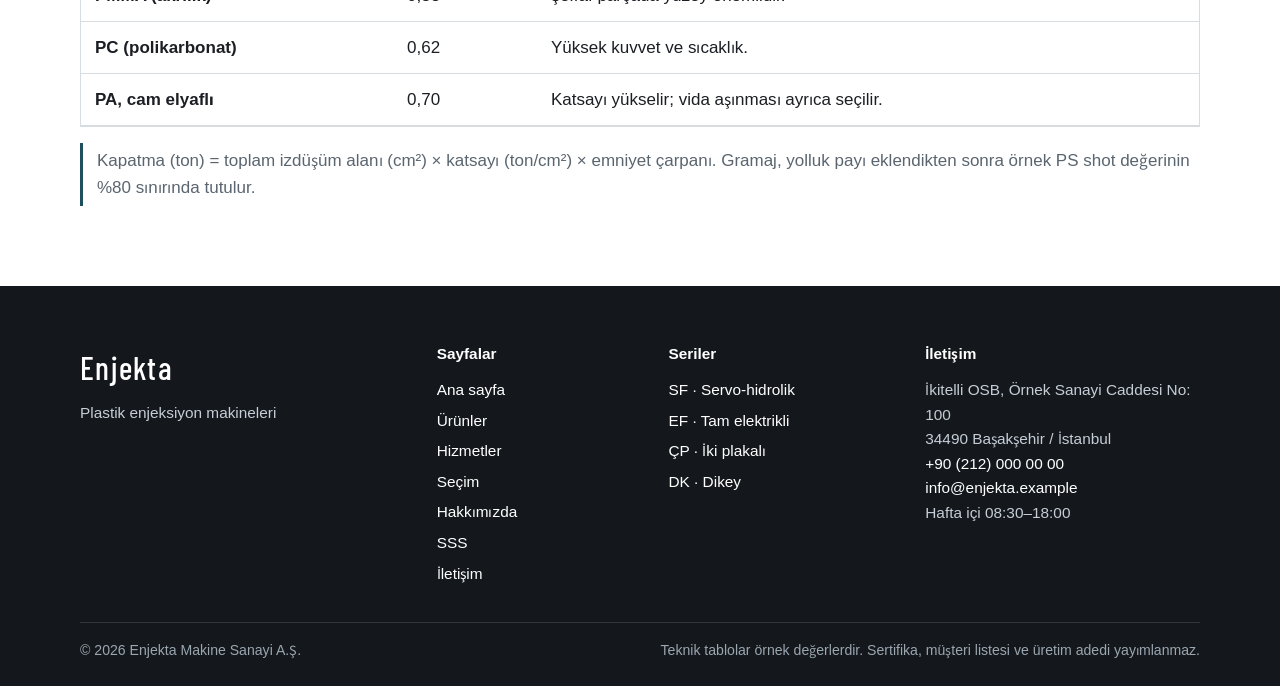
<file: secim.html>
<!DOCTYPE html>
<html lang="tr">
<head>
  <meta charset="utf-8">
  <meta name="viewport" content="width=device-width, initial-scale=1">
  <title>Enjekta Makine — Makine seçim yardımcısı</title>
  <meta name="description" content="Parça ağırlığı, izdüşüm alanı ve malzemeden kaba kapatma kuvveti ve makine serisi önerisi.">
  <meta name="robots" content="index, follow">
  <meta name="theme-color" content="#1c2126">
  <meta property="og:type" content="website">
  <meta property="og:locale" content="tr_TR">
  <meta property="og:site_name" content="Enjekta Makine">
  <meta property="og:title" content="Enjekta Makine — Makine seçim yardımcısı">
  <meta property="og:description" content="Parça ağırlığı, izdüşüm alanı ve malzemeden kaba kapatma kuvveti ve makine serisi önerisi.">
  <meta property="og:image" content="assets/injection-machine.jpg">
  <meta property="og:image:alt" content="Grafit ve beyaz panelli servo-hidrolik plastik enjeksiyon makinesi">
  <meta property="og:image:width" content="1280">
  <meta property="og:image:height" content="720">
  <meta name="twitter:card" content="summary_large_image">
  <meta name="twitter:title" content="Enjekta Makine — Makine seçim yardımcısı">
  <meta name="twitter:description" content="Parça ağırlığı, izdüşüm alanı ve malzemeden kaba kapatma kuvveti ve makine serisi önerisi.">
  <meta name="twitter:image" content="assets/injection-machine.jpg">
  <link rel="icon" href="favicon.svg" type="image/svg+xml">
  <link rel="stylesheet" href="css/fonts.css">
  <link rel="stylesheet" href="css/styles.css">
  
</head>
<body data-page-title="Makine seçim yardımcısı">
  <a class="skip-link" href="#icerik">İçeriğe geç</a>
  <div class="utility">
    <div class="wrap utility-inner">
      <p class="utility-address" data-site="address-short">İkitelli OSB, Başakşehir / İstanbul</p>
      <p class="utility-meta">
        <a data-site="phone" data-site-href="tel" href="tel:+902120000000">+90 (212) 000 00 00</a>
        <span aria-hidden="true">·</span>
        <a data-site="email" data-site-href="mail" href="mailto:info@enjekta.example">info@enjekta.example</a>
      </p>
    </div>
  </div>
  <header class="site-header">
    <div class="wrap header-inner">
      <a class="logo" href="index.html">
        <svg class="logo-mark" viewBox="0 0 36 36" width="36" height="36" aria-hidden="true"><rect x="1.5" y="1.5" width="33" height="33" fill="none" stroke="currentColor" stroke-width="1.5"/><path d="M7 12.5h22M7 18h22M7 23.5h14" fill="none" stroke="currentColor" stroke-width="1.5"/><rect x="24" y="21" width="5" height="5" fill="#1e4f5c"/></svg>
        <span class="logo-text">
          <span class="logo-name" data-site="short">Enjekta</span>
          <span class="logo-tag" data-site="tagline-short">Plastik enjeksiyon</span>
        </span>
      </a>
      <nav class="site-nav" id="site-nav" aria-label="Ana menü">
        <ul>
          <li><a href="urunler.html">Ürünler</a></li>
          <li><a href="hizmetler.html">Hizmetler</a></li>
          <li><a href="secim.html" aria-current="page">Seçim</a></li>
          <li><a href="hakkimizda.html">Hakkımızda</a></li>
          <li><a href="sss.html">SSS</a></li>
        </ul>
      </nav>
      <a class="btn btn-accent header-cta" href="iletisim.html">Teklif Al</a>
      <button class="nav-toggle" type="button" aria-expanded="false" aria-controls="site-nav">
        <span class="nav-toggle-bars" aria-hidden="true"></span>
        <span class="nav-toggle-label">Menü</span>
      </button>
    </div>
  </header>
  <main id="icerik" tabindex="-1">
    <header class="page-hero">
      <div class="wrap">
                <nav class="crumbs" aria-label="Konum"><a href="index.html">Ana sayfa</a><span aria-hidden="true">/</span><span aria-current="page">Seçim yardımcısı</span></nav>
        <h1>Makine seçim yardımcısı</h1>
        <p class="lede">Toplam izdüşüm alanı, parça ağırlığı ve malzeme ile kaba kapatma kuvveti hesaplanır. Sonuç bir ön seçimdir.</p>
      </div>
    </header>
    <div class="page">
      <div class="wrap">
        <noscript><p class="note" style="margin-bottom:16px">Bu araç JavaScript ile çalışır. JavaScript kapalıysa seri sayfalarındaki örnek tablolara bakın veya teklif formunu kullanın.</p></noscript>
        <div class="selector-grid">
          <form id="secim-formu" class="form-card">
            <div class="form-grid">
              <div>
                <label for="agirlik">Toplam parça ağırlığı (g) <span aria-hidden="true">*</span></label>
                <input id="agirlik" name="weight" type="text" inputmode="decimal" required>
                <p class="hint">Tüm gözler, yolluk hariç.</p>
              </div>
              <div>
                <label for="alan">Toplam izdüşüm alanı (cm²) <span aria-hidden="true">*</span></label>
                <input id="alan" name="area" type="text" inputmode="decimal" required>
                <p class="hint">Tüm gözler. Yolluk izdüşümü dahil edilebilir.</p>
              </div>
              <div>
                <label for="yolluk">Yolluk payı (%) <span aria-hidden="true">*</span></label>
                <input id="yolluk" name="runner" type="text" inputmode="decimal" value="15" required>
              </div>
              <div>
                <label for="malzeme">Malzeme <span aria-hidden="true">*</span></label>
                <select id="malzeme" name="material" required>
                  <option value="">Seçin</option>
                </select>
              </div>
              <div class="full">
                <label for="uygulama">Uygulama <span aria-hidden="true">*</span></label>
                <select id="uygulama" name="application" required>
                  <option value="">Seçin</option>
                  <option value="genel">Genel amaçlı</option>
                  <option value="hassas">Hassas veya temiz çalışma</option>
                  <option value="dikey">Insert, dikey bağlama</option>
                  <option value="buyuk">Büyük gövde parçası</option>
                </select>
              </div>
              <fieldset class="full" id="emniyet-alani">
                <legend>Emniyet payı</legend>
                <div class="choice-row">
                  <label class="choice"><input type="radio" name="safety" value="10"> %10</label>
                  <label class="choice"><input id="emniyet-15" type="radio" name="safety" value="15" checked> %15</label>
                  <label class="choice"><input type="radio" name="safety" value="20"> %20</label>
                </div>
              </fieldset>
              <div class="full">
                <button class="btn btn-accent" type="submit">Seri öner</button>
              </div>
            </div>
          </form>
          <div id="secim-sonuc" class="result-card" tabindex="-1" aria-live="polite">
            <p class="result-kicker">Ön seçim</p>
            <h2>Henüz hesap yok</h2>
            <p>Alan, gramaj ve malzemeyi girin. Hesap bu tarayıcıda yapılır, veri gönderilmez.</p>
          </div>
        </div>
        <h2 style="margin:48px 0 8px">Örnek malzeme katsayıları</h2>
        <p class="hint" style="margin-bottom:12px">Atölye pratiğinden derlenmiş örnek katsayılardır. Standart bir tablo değildir.</p>
        <div class="table-scroll" tabindex="0" role="region" aria-labelledby="katsayi-baslik">
          <table class="factors" id="katsayi-tablosu">
            <caption id="katsayi-baslik">ton/cm² cinsinden örnek katsayı</caption>
            <thead>
              <tr><th scope="col">Malzeme</th><th scope="col">Katsayı</th><th scope="col">Not</th></tr>
            </thead>
            <tbody></tbody>
          </table>
        </div>
        <p class="note" style="margin-top:16px">Kapatma (ton) = toplam izdüşüm alanı (cm²) × katsayı (ton/cm²) × emniyet çarpanı. Gramaj, yolluk payı eklendikten sonra örnek PS shot değerinin %80 sınırında tutulur.</p>
      </div>
    </div>
  </main>
  <footer class="site-footer">
    <div class="wrap footer-grid">
      <div>
        <p class="footer-brand" data-site="short">Enjekta</p>
        <p data-site="tagline">Plastik enjeksiyon makineleri</p>
      </div>
      <nav aria-label="Sayfalar">
        <p class="footer-label">Sayfalar</p>
        <ul>
          <li><a href="index.html">Ana sayfa</a></li>
          <li><a href="urunler.html">Ürünler</a></li>
          <li><a href="hizmetler.html">Hizmetler</a></li>
          <li><a href="secim.html">Seçim</a></li>
          <li><a href="hakkimizda.html">Hakkımızda</a></li>
          <li><a href="sss.html">SSS</a></li>
          <li><a href="iletisim.html">İletişim</a></li>
        </ul>
      </nav>
      <nav aria-label="Seriler">
        <p class="footer-label">Seriler</p>
        <ul>
          <li><a href="urun-servo-hidrolik.html">SF · Servo-hidrolik</a></li>
          <li><a href="urun-tam-elektrikli.html">EF · Tam elektrikli</a></li>
          <li><a href="urun-iki-plakali.html">ÇP · İki plakalı</a></li>
          <li><a href="urun-dikey.html">DK · Dikey</a></li>
        </ul>
      </nav>
      <div>
        <p class="footer-label">İletişim</p>
        <p data-site="address1">İkitelli OSB, Örnek Sanayi Caddesi No: 100</p>
        <p data-site="address2">34490 Başakşehir / İstanbul</p>
        <p><a data-site="phone" data-site-href="tel" href="tel:+902120000000">+90 (212) 000 00 00</a></p>
        <p><a data-site="email" data-site-href="mail" href="mailto:info@enjekta.example">info@enjekta.example</a></p>
        <p data-site="hours">Hafta içi 08:30–18:00</p>
      </div>
    </div>
    <div class="wrap footer-base">
      <p>© <span data-site="year">2026</span> <span data-site="legal">Enjekta Makine Sanayi A.Ş.</span></p>
      <p>Teknik tablolar örnek değerlerdir. Sertifika, müşteri listesi ve üretim adedi yayımlanmaz.</p>
    </div>
  </footer>
  <script src="js/config.js"></script>
  <script src="js/catalog.js"></script>
  <script src="js/selector-core.js"></script>
  <script src="js/main.js"></script>
  <script src="js/selector.js"></script>
</body>
</html>
</file>
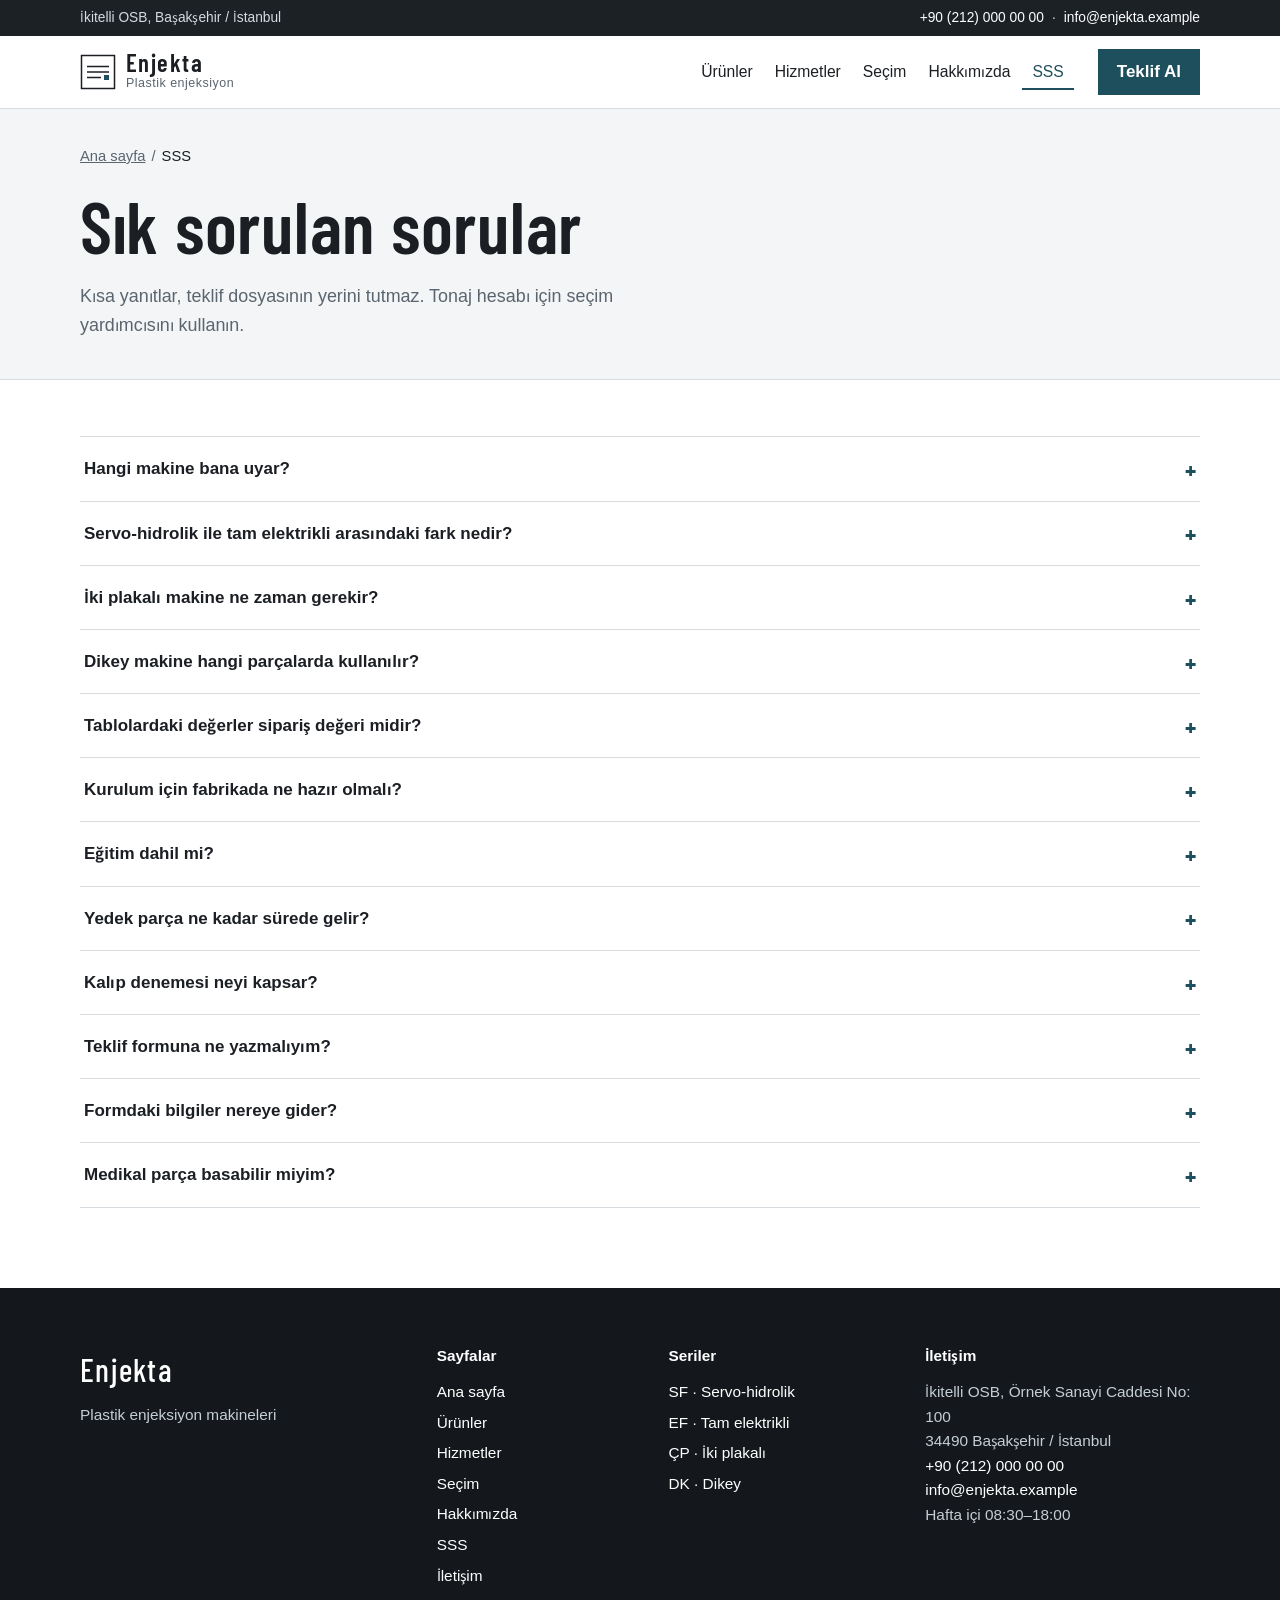
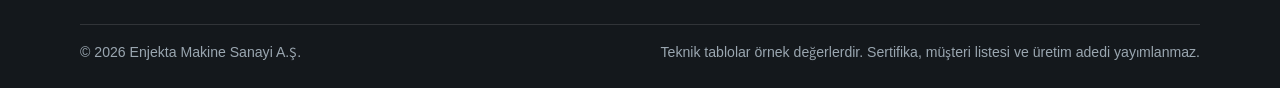
<file: sss.html>
<!DOCTYPE html>
<html lang="tr">
<head>
  <meta charset="utf-8">
  <meta name="viewport" content="width=device-width, initial-scale=1">
  <title>Enjekta Makine — Sık sorulan sorular</title>
  <meta name="description" content="Plastik enjeksiyon makinesi seçimi, servo ve elektrikli farkı, kurulum, yedek parça ve teklif formu hakkında sorular.">
  <meta name="robots" content="index, follow">
  <meta name="theme-color" content="#1c2126">
  <meta property="og:type" content="website">
  <meta property="og:locale" content="tr_TR">
  <meta property="og:site_name" content="Enjekta Makine">
  <meta property="og:title" content="Enjekta Makine — Sık sorulan sorular">
  <meta property="og:description" content="Plastik enjeksiyon makinesi seçimi, servo ve elektrikli farkı, kurulum, yedek parça ve teklif formu hakkında sorular.">
  <meta property="og:image" content="assets/injection-machine.jpg">
  <meta property="og:image:alt" content="Grafit ve beyaz panelli servo-hidrolik plastik enjeksiyon makinesi">
  <meta property="og:image:width" content="1280">
  <meta property="og:image:height" content="720">
  <meta name="twitter:card" content="summary_large_image">
  <meta name="twitter:title" content="Enjekta Makine — Sık sorulan sorular">
  <meta name="twitter:description" content="Plastik enjeksiyon makinesi seçimi, servo ve elektrikli farkı, kurulum, yedek parça ve teklif formu hakkında sorular.">
  <meta name="twitter:image" content="assets/injection-machine.jpg">
  <link rel="icon" href="favicon.svg" type="image/svg+xml">
  <link rel="stylesheet" href="css/fonts.css">
  <link rel="stylesheet" href="css/styles.css">
  
</head>
<body data-page-title="Sık sorulan sorular">
  <a class="skip-link" href="#icerik">İçeriğe geç</a>
  <div class="utility">
    <div class="wrap utility-inner">
      <p class="utility-address" data-site="address-short">İkitelli OSB, Başakşehir / İstanbul</p>
      <p class="utility-meta">
        <a data-site="phone" data-site-href="tel" href="tel:+902120000000">+90 (212) 000 00 00</a>
        <span aria-hidden="true">·</span>
        <a data-site="email" data-site-href="mail" href="mailto:info@enjekta.example">info@enjekta.example</a>
      </p>
    </div>
  </div>
  <header class="site-header">
    <div class="wrap header-inner">
      <a class="logo" href="index.html">
        <svg class="logo-mark" viewBox="0 0 36 36" width="36" height="36" aria-hidden="true"><rect x="1.5" y="1.5" width="33" height="33" fill="none" stroke="currentColor" stroke-width="1.5"/><path d="M7 12.5h22M7 18h22M7 23.5h14" fill="none" stroke="currentColor" stroke-width="1.5"/><rect x="24" y="21" width="5" height="5" fill="#1e4f5c"/></svg>
        <span class="logo-text">
          <span class="logo-name" data-site="short">Enjekta</span>
          <span class="logo-tag" data-site="tagline-short">Plastik enjeksiyon</span>
        </span>
      </a>
      <nav class="site-nav" id="site-nav" aria-label="Ana menü">
        <ul>
          <li><a href="urunler.html">Ürünler</a></li>
          <li><a href="hizmetler.html">Hizmetler</a></li>
          <li><a href="secim.html">Seçim</a></li>
          <li><a href="hakkimizda.html">Hakkımızda</a></li>
          <li><a href="sss.html" aria-current="page">SSS</a></li>
        </ul>
      </nav>
      <a class="btn btn-accent header-cta" href="iletisim.html">Teklif Al</a>
      <button class="nav-toggle" type="button" aria-expanded="false" aria-controls="site-nav">
        <span class="nav-toggle-bars" aria-hidden="true"></span>
        <span class="nav-toggle-label">Menü</span>
      </button>
    </div>
  </header>
  <main id="icerik" tabindex="-1">
    <header class="page-hero">
      <div class="wrap">
                <nav class="crumbs" aria-label="Konum"><a href="index.html">Ana sayfa</a><span aria-hidden="true">/</span><span aria-current="page">SSS</span></nav>
        <h1>Sık sorulan sorular</h1>
        <p class="lede">Kısa yanıtlar, teklif dosyasının yerini tutmaz. Tonaj hesabı için seçim yardımcısını kullanın.</p>
      </div>
    </header>
    <div class="page">
      <div class="wrap">
        <div class="faq">
        <details>
          <summary>Hangi makine bana uyar?</summary>
          <p class="answer">Önce toplam izdüşüm alanı, malzeme ve göz adediyle gramaj gerekir. Seçim yardımcısı kaba tonajı çıkarır. Et kalınlığı, yolluk tipi ve çevrim hedefi teklifte sorulur.</p>
        </details>
        <details>
          <summary>Servo-hidrolik ile tam elektrikli arasındaki fark nedir?</summary>
          <p class="answer">Servo-hidrolikte pompa, hareket sırasında gereken kadar yağ basar; beklemede yük düşer. Tam elektrikli makinede vida, kapatma ve itici servo motorlarla sürülür. Tekrarlanabilirlik öne çıkar. Büyük tonajda strok ve maliyet ayrıca konuşulur.</p>
        </details>
        <details>
          <summary>İki plakalı makine ne zaman gerekir?</summary>
          <p class="answer">Yüksek kapatma kuvveti ve derin kalıp bir aradaysa. İki plakalı gövde, geniş bir kalıp açıklığı hedefler. Örnek ÇP serisi 650 ton ve üzerinde başlar.</p>
        </details>
        <details>
          <summary>Dikey makine hangi parçalarda kullanılır?</summary>
          <p class="answer">Insert, burç ve küçük metal parça üzerine plastik basmada. Tabla yatay olduğu için yerleştirmek kolaydır. Büyük gövde parçaları için yatay seriler daha uygundur.</p>
        </details>
        <details>
          <summary>Tablolardaki değerler sipariş değeri midir?</summary>
          <p class="answer">Hayır. Kapatma, gramaj, vida çapı ve kolon aralığı örnek katalog değerleridir. Sipariş öncesi güncel teknik föy ve sözleşme ekleri geçerlidir.</p>
        </details>
        <details>
          <summary>Kurulum için fabrikada ne hazır olmalı?</summary>
          <p class="answer">Düzgün zemin, makine ağırlığını taşıyan saha, uygun güç hattı, soğutma suyu ve kalıbı indirecek vinç veya forklift. Ayrıntı, seçilen modele göre yerleşim notunda yazılır.</p>
        </details>
        <details>
          <summary>Eğitim dahil mi?</summary>
          <p class="answer">Kurulum planına operatör ve bakım eğitimi eklenir. Katılımcı sayısı ve vardiya düzeni teklifte netleşir.</p>
        </details>
        <details>
          <summary>Yedek parça ne kadar sürede gelir?</summary>
          <p class="answer">Stoktaki sarf malzeme ile özel sipariş vida aynı takvimde değildir. Süre, parça cinsine göre servis kaydında yazılır. Bu sayfada teslimat günü verilmez.</p>
        </details>
        <details>
          <summary>Kalıp denemesi neyi kapsar?</summary>
          <p class="answer">İlk bağlama, dolum denemesi ve proses notunu kapsar. Ölçüsel onay, hammadde partisi ve ortam koşulları ayrıca tanımlanır.</p>
        </details>
        <details>
          <summary>Teklif formuna ne yazmalıyım?</summary>
          <p class="answer">Malzeme, parça tarifi, toplam gramaj, göz sayısı, tahmini izdüşüm alanı ve hedef çevrim. Emin değilseniz seçim yardımcısının sonucunu aktarın.</p>
        </details>
        <details>
          <summary>Formdaki bilgiler nereye gider?</summary>
          <p class="answer">Form tarayıcıda doğrulanır. js/config.js içinde bir adres tanımlı değilse kayıt bir sunucuya gönderilmez. Canlıya alırken quoteEndpoint alanına Formspree veya kendi API adresiniz yazılır.</p>
        </details>
        <details>
          <summary>Medikal parça basabilir miyim?</summary>
          <p class="answer">Temiz oda ve izlenebilirlik ihtiyacı parçaya göre değişir. Sitede medikal sertifika veya ruhsat iddiası yoktur. İhtiyacı teklif görüşmesinde ayrıca tanımlayın.</p>
        </details>
        </div>
      </div>
    </div>
  </main>
  <footer class="site-footer">
    <div class="wrap footer-grid">
      <div>
        <p class="footer-brand" data-site="short">Enjekta</p>
        <p data-site="tagline">Plastik enjeksiyon makineleri</p>
      </div>
      <nav aria-label="Sayfalar">
        <p class="footer-label">Sayfalar</p>
        <ul>
          <li><a href="index.html">Ana sayfa</a></li>
          <li><a href="urunler.html">Ürünler</a></li>
          <li><a href="hizmetler.html">Hizmetler</a></li>
          <li><a href="secim.html">Seçim</a></li>
          <li><a href="hakkimizda.html">Hakkımızda</a></li>
          <li><a href="sss.html">SSS</a></li>
          <li><a href="iletisim.html">İletişim</a></li>
        </ul>
      </nav>
      <nav aria-label="Seriler">
        <p class="footer-label">Seriler</p>
        <ul>
          <li><a href="urun-servo-hidrolik.html">SF · Servo-hidrolik</a></li>
          <li><a href="urun-tam-elektrikli.html">EF · Tam elektrikli</a></li>
          <li><a href="urun-iki-plakali.html">ÇP · İki plakalı</a></li>
          <li><a href="urun-dikey.html">DK · Dikey</a></li>
        </ul>
      </nav>
      <div>
        <p class="footer-label">İletişim</p>
        <p data-site="address1">İkitelli OSB, Örnek Sanayi Caddesi No: 100</p>
        <p data-site="address2">34490 Başakşehir / İstanbul</p>
        <p><a data-site="phone" data-site-href="tel" href="tel:+902120000000">+90 (212) 000 00 00</a></p>
        <p><a data-site="email" data-site-href="mail" href="mailto:info@enjekta.example">info@enjekta.example</a></p>
        <p data-site="hours">Hafta içi 08:30–18:00</p>
      </div>
    </div>
    <div class="wrap footer-base">
      <p>© <span data-site="year">2026</span> <span data-site="legal">Enjekta Makine Sanayi A.Ş.</span></p>
      <p>Teknik tablolar örnek değerlerdir. Sertifika, müşteri listesi ve üretim adedi yayımlanmaz.</p>
    </div>
  </footer>
  <script src="js/config.js"></script>
  <script src="js/main.js"></script>
</body>
</html>
</file>
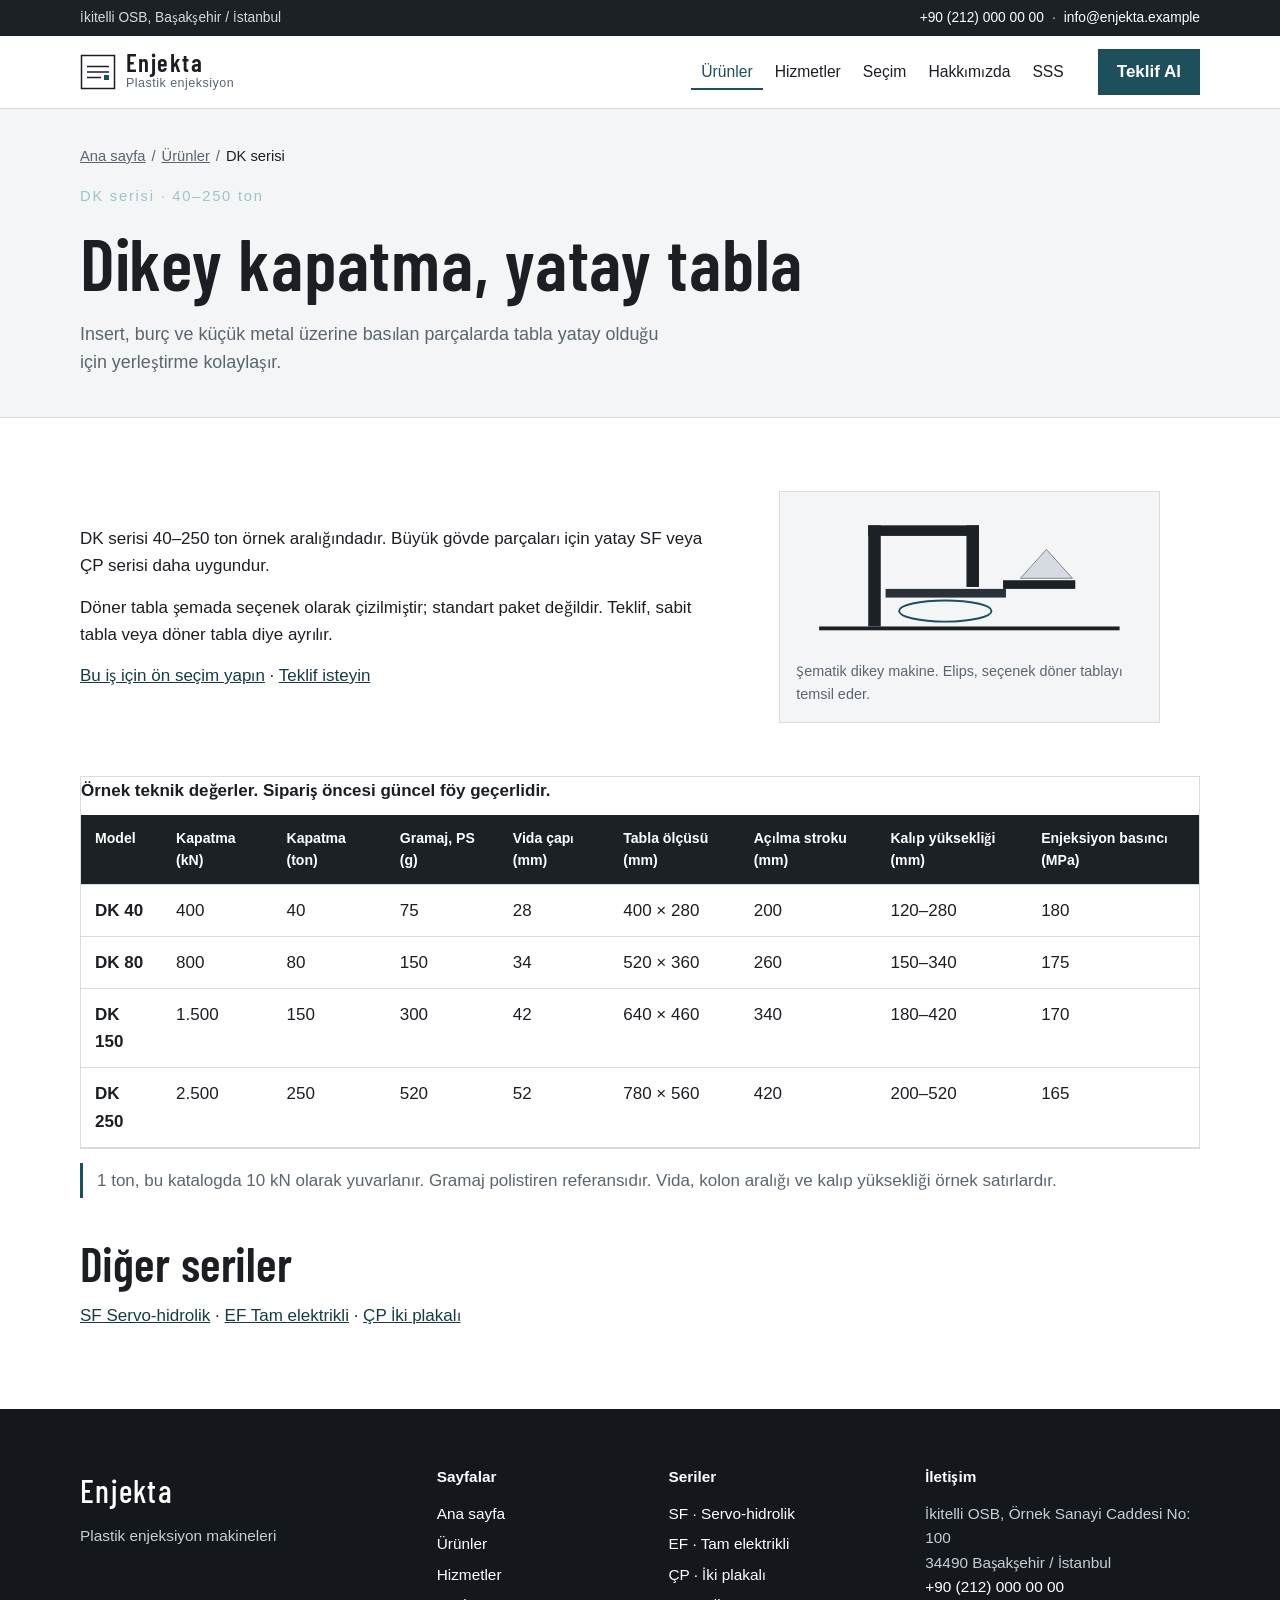
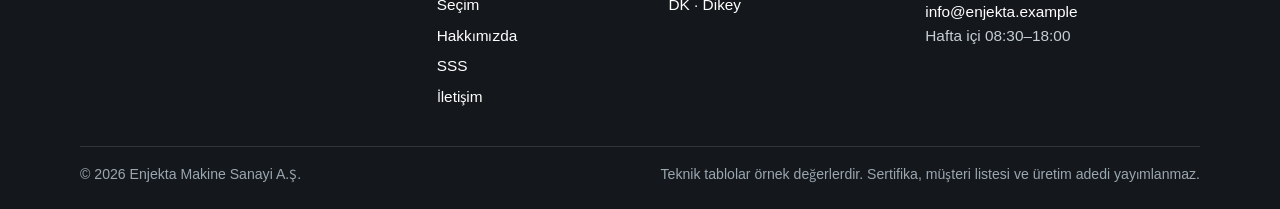
<file: urun-dikey.html>
<!DOCTYPE html>
<html lang="tr">
<head>
  <meta charset="utf-8">
  <meta name="viewport" content="width=device-width, initial-scale=1">
  <title>Enjekta Makine — DK serisi, dikey</title>
  <meta name="description" content="DK serisi dikey plastik enjeksiyon makineleri. Örnek modeller 40–250 ton. Insert ve yatay tabla uygulamaları.">
  <meta name="robots" content="index, follow">
  <meta name="theme-color" content="#1c2126">
  <meta property="og:type" content="website">
  <meta property="og:locale" content="tr_TR">
  <meta property="og:site_name" content="Enjekta Makine">
  <meta property="og:title" content="Enjekta Makine — DK serisi, dikey">
  <meta property="og:description" content="DK serisi dikey plastik enjeksiyon makineleri. Örnek modeller 40–250 ton. Insert ve yatay tabla uygulamaları.">
  <meta property="og:image" content="assets/injection-machine.jpg">
  <meta property="og:image:alt" content="Grafit ve beyaz panelli servo-hidrolik plastik enjeksiyon makinesi">
  <meta property="og:image:width" content="1280">
  <meta property="og:image:height" content="720">
  <meta name="twitter:card" content="summary_large_image">
  <meta name="twitter:title" content="Enjekta Makine — DK serisi, dikey">
  <meta name="twitter:description" content="DK serisi dikey plastik enjeksiyon makineleri. Örnek modeller 40–250 ton. Insert ve yatay tabla uygulamaları.">
  <meta name="twitter:image" content="assets/injection-machine.jpg">
  <link rel="icon" href="favicon.svg" type="image/svg+xml">
  <link rel="stylesheet" href="css/fonts.css">
  <link rel="stylesheet" href="css/styles.css">
  
</head>
<body data-page-title="DK serisi, dikey">
  <a class="skip-link" href="#icerik">İçeriğe geç</a>
  <div class="utility">
    <div class="wrap utility-inner">
      <p class="utility-address" data-site="address-short">İkitelli OSB, Başakşehir / İstanbul</p>
      <p class="utility-meta">
        <a data-site="phone" data-site-href="tel" href="tel:+902120000000">+90 (212) 000 00 00</a>
        <span aria-hidden="true">·</span>
        <a data-site="email" data-site-href="mail" href="mailto:info@enjekta.example">info@enjekta.example</a>
      </p>
    </div>
  </div>
  <header class="site-header">
    <div class="wrap header-inner">
      <a class="logo" href="index.html">
        <svg class="logo-mark" viewBox="0 0 36 36" width="36" height="36" aria-hidden="true"><rect x="1.5" y="1.5" width="33" height="33" fill="none" stroke="currentColor" stroke-width="1.5"/><path d="M7 12.5h22M7 18h22M7 23.5h14" fill="none" stroke="currentColor" stroke-width="1.5"/><rect x="24" y="21" width="5" height="5" fill="#1e4f5c"/></svg>
        <span class="logo-text">
          <span class="logo-name" data-site="short">Enjekta</span>
          <span class="logo-tag" data-site="tagline-short">Plastik enjeksiyon</span>
        </span>
      </a>
      <nav class="site-nav" id="site-nav" aria-label="Ana menü">
        <ul>
          <li><a href="urunler.html" aria-current="page">Ürünler</a></li>
          <li><a href="hizmetler.html">Hizmetler</a></li>
          <li><a href="secim.html">Seçim</a></li>
          <li><a href="hakkimizda.html">Hakkımızda</a></li>
          <li><a href="sss.html">SSS</a></li>
        </ul>
      </nav>
      <a class="btn btn-accent header-cta" href="iletisim.html">Teklif Al</a>
      <button class="nav-toggle" type="button" aria-expanded="false" aria-controls="site-nav">
        <span class="nav-toggle-bars" aria-hidden="true"></span>
        <span class="nav-toggle-label">Menü</span>
      </button>
    </div>
  </header>
  <main id="icerik" tabindex="-1">
    <header class="page-hero">
      <div class="wrap">
                <nav class="crumbs" aria-label="Konum"><a href="index.html">Ana sayfa</a><span aria-hidden="true">/</span><a href="urunler.html">Ürünler</a><span aria-hidden="true">/</span><span aria-current="page">DK serisi</span></nav>
        <p class="kicker">DK serisi · 40–250 ton</p>
        <h1>Dikey kapatma, yatay tabla</h1>
        <p class="lede">Insert, burç ve küçük metal üzerine basılan parçalarda tabla yatay olduğu için yerleştirme kolaylaşır.</p>
      </div>
    </header>
    <div class="page">
      <div class="wrap">
        <div class="product-intro">
          <div class="prose stack">
            <p>DK serisi 40–250 ton örnek aralığındadır. Büyük gövde parçaları için yatay SF veya ÇP serisi daha uygundur.</p>
            <p>Döner tabla şemada seçenek olarak çizilmiştir; standart paket değildir. Teklif, sabit tabla veya döner tabla diye ayrılır.</p>
            <p><a href="secim.html">Bu iş için ön seçim yapın</a> · <a href="iletisim.html?seri=dk">Teklif isteyin</a></p>
          </div>
          <figure class="schematic"><svg viewBox="0 0 720 300" aria-hidden="true"><rect width="720" height="300" fill="#f3f5f7"/><rect x="48" y="246" width="624" height="8" fill="#1c2126"/><rect x="150" y="36" width="26" height="210" fill="#1c2126"/><rect x="150" y="36" width="230" height="22" fill="#1c2126"/><rect x="354" y="36" width="26" height="128" fill="#1c2126"/><rect x="186" y="168" width="250" height="18" fill="#2a3138"/><ellipse cx="310" cy="214" rx="96" ry="22" fill="none" stroke="#1e4f5c" stroke-width="4"/><rect x="430" y="150" width="150" height="18" fill="#1c2126"/><polygon points="520,86 574,146 466,146" fill="#d5dbe1" stroke="#1c2126"/></svg><figcaption>Şematik dikey makine. Elips, seçenek döner tablayı temsil eder.</figcaption></figure>
        </div>
                <p class="scroll-hint">Dar ekranda tabloyu yatay kaydırın.</p>
        <div class="table-scroll" tabindex="0" role="region" aria-labelledby="dk-tablo">
          <table class="spec">
            <caption id="dk-tablo">Örnek teknik değerler. Sipariş öncesi güncel föy geçerlidir.</caption>
            <thead>
              <tr>
                <th scope="col">Model</th>
                <th scope="col">Kapatma (kN)</th>
                <th scope="col">Kapatma (ton)</th>
                <th scope="col">Gramaj, PS (g)</th>
                <th scope="col">Vida çapı (mm)</th>
                <th scope="col">Tabla ölçüsü (mm)</th>
                <th scope="col">Açılma stroku (mm)</th>
                <th scope="col">Kalıp yüksekliği (mm)</th>
                <th scope="col">Enjeksiyon basıncı (MPa)</th>
              </tr>
            </thead>
            <tbody>
            <tr data-model="dk-40" data-ton="40" data-shot="75" data-kn="400">
              <th scope="row">DK 40</th>
              <td>400</td>
              <td>40</td>
              <td>75</td>
              <td>28</td>
              <td>400 × 280</td>
              <td>200</td>
              <td>120–280</td>
              <td>180</td>
            </tr>
            <tr data-model="dk-80" data-ton="80" data-shot="150" data-kn="800">
              <th scope="row">DK 80</th>
              <td>800</td>
              <td>80</td>
              <td>150</td>
              <td>34</td>
              <td>520 × 360</td>
              <td>260</td>
              <td>150–340</td>
              <td>175</td>
            </tr>
            <tr data-model="dk-150" data-ton="150" data-shot="300" data-kn="1500">
              <th scope="row">DK 150</th>
              <td>1.500</td>
              <td>150</td>
              <td>300</td>
              <td>42</td>
              <td>640 × 460</td>
              <td>340</td>
              <td>180–420</td>
              <td>170</td>
            </tr>
            <tr data-model="dk-250" data-ton="250" data-shot="520" data-kn="2500">
              <th scope="row">DK 250</th>
              <td>2.500</td>
              <td>250</td>
              <td>520</td>
              <td>52</td>
              <td>780 × 560</td>
              <td>420</td>
              <td>200–520</td>
              <td>165</td>
            </tr>
            </tbody>
          </table>
        </div>
        <p class="note" style="margin-top:14px">1 ton, bu katalogda 10 kN olarak yuvarlanır. Gramaj polistiren referansıdır. Vida, kolon aralığı ve kalıp yüksekliği örnek satırlardır.</p>
        <h2 style="margin:40px 0 12px">Diğer seriler</h2>
        <p><a href="urun-servo-hidrolik.html">SF Servo-hidrolik</a> · <a href="urun-tam-elektrikli.html">EF Tam elektrikli</a> · <a href="urun-iki-plakali.html">ÇP İki plakalı</a></p>
      </div>
    </div>
  </main>
  <footer class="site-footer">
    <div class="wrap footer-grid">
      <div>
        <p class="footer-brand" data-site="short">Enjekta</p>
        <p data-site="tagline">Plastik enjeksiyon makineleri</p>
      </div>
      <nav aria-label="Sayfalar">
        <p class="footer-label">Sayfalar</p>
        <ul>
          <li><a href="index.html">Ana sayfa</a></li>
          <li><a href="urunler.html">Ürünler</a></li>
          <li><a href="hizmetler.html">Hizmetler</a></li>
          <li><a href="secim.html">Seçim</a></li>
          <li><a href="hakkimizda.html">Hakkımızda</a></li>
          <li><a href="sss.html">SSS</a></li>
          <li><a href="iletisim.html">İletişim</a></li>
        </ul>
      </nav>
      <nav aria-label="Seriler">
        <p class="footer-label">Seriler</p>
        <ul>
          <li><a href="urun-servo-hidrolik.html">SF · Servo-hidrolik</a></li>
          <li><a href="urun-tam-elektrikli.html">EF · Tam elektrikli</a></li>
          <li><a href="urun-iki-plakali.html">ÇP · İki plakalı</a></li>
          <li><a href="urun-dikey.html">DK · Dikey</a></li>
        </ul>
      </nav>
      <div>
        <p class="footer-label">İletişim</p>
        <p data-site="address1">İkitelli OSB, Örnek Sanayi Caddesi No: 100</p>
        <p data-site="address2">34490 Başakşehir / İstanbul</p>
        <p><a data-site="phone" data-site-href="tel" href="tel:+902120000000">+90 (212) 000 00 00</a></p>
        <p><a data-site="email" data-site-href="mail" href="mailto:info@enjekta.example">info@enjekta.example</a></p>
        <p data-site="hours">Hafta içi 08:30–18:00</p>
      </div>
    </div>
    <div class="wrap footer-base">
      <p>© <span data-site="year">2026</span> <span data-site="legal">Enjekta Makine Sanayi A.Ş.</span></p>
      <p>Teknik tablolar örnek değerlerdir. Sertifika, müşteri listesi ve üretim adedi yayımlanmaz.</p>
    </div>
  </footer>
  <script src="js/config.js"></script>
  <script src="js/main.js"></script>
</body>
</html>
</file>
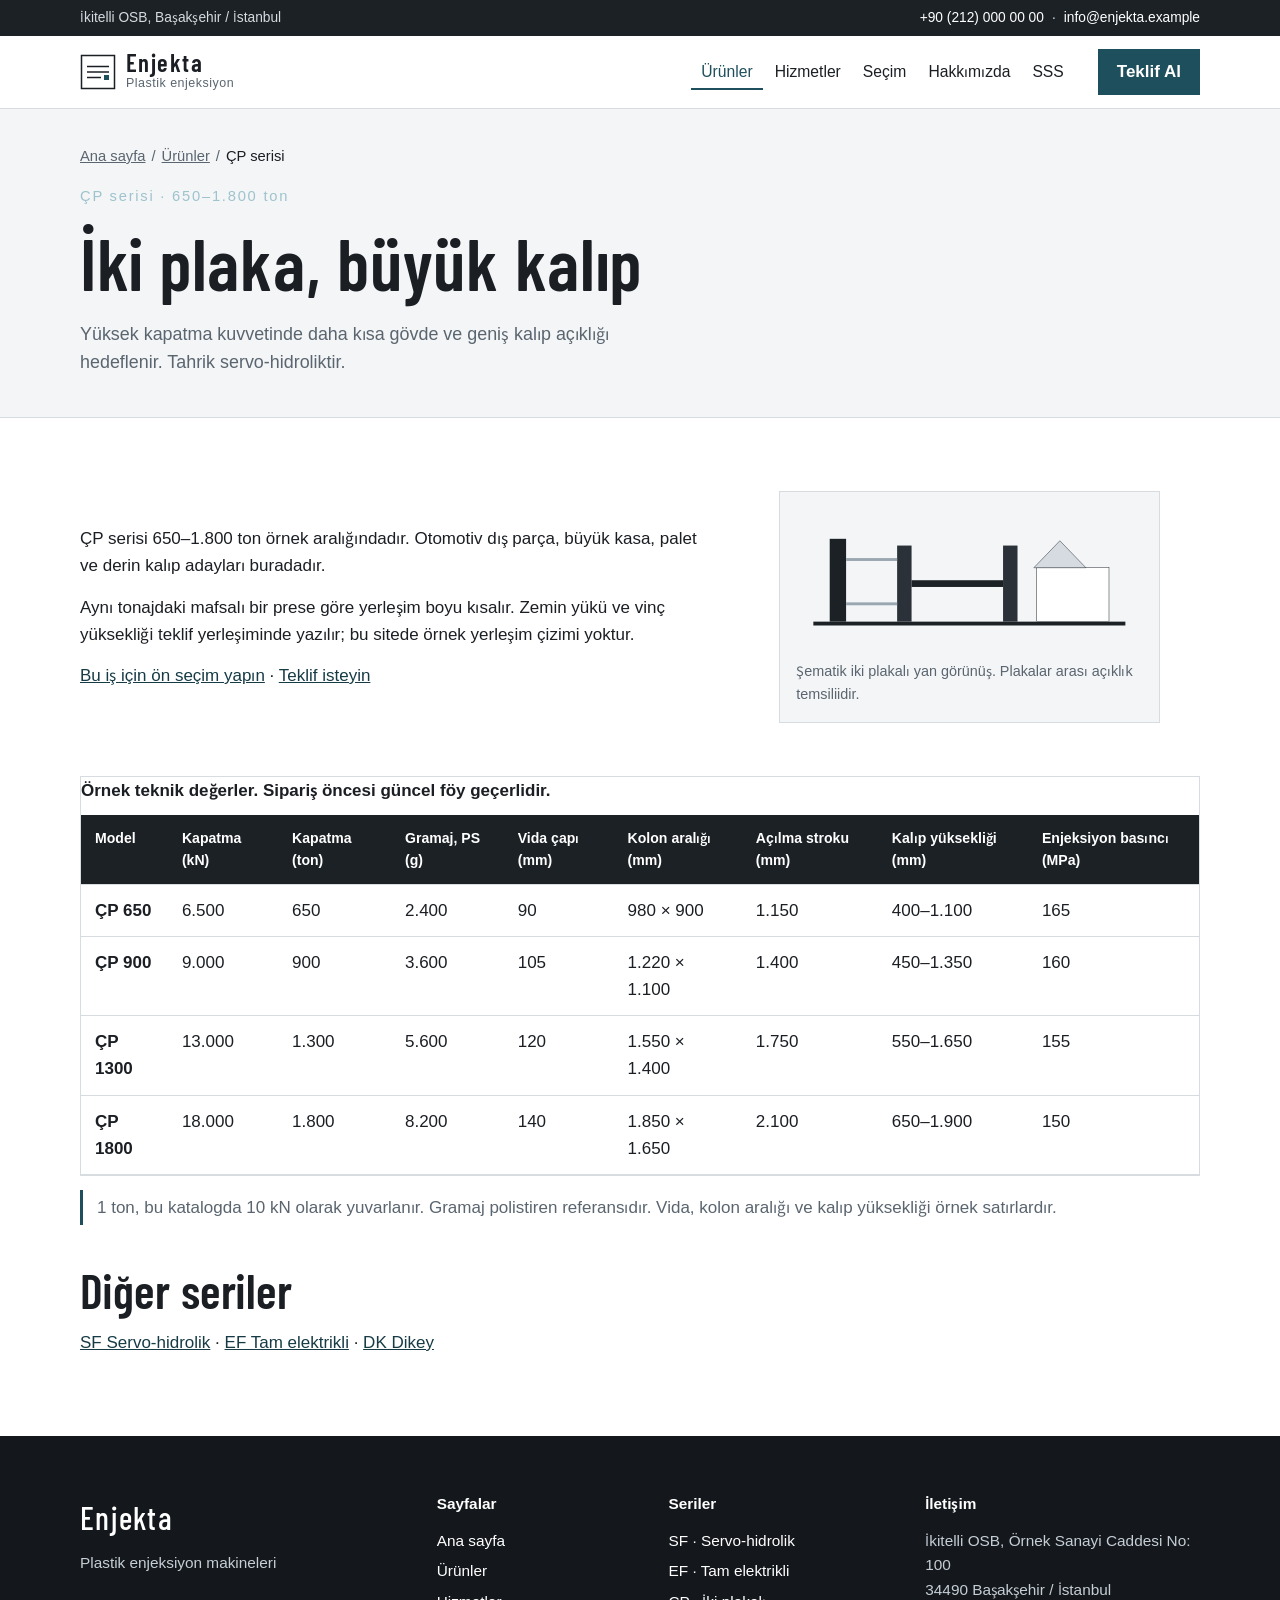
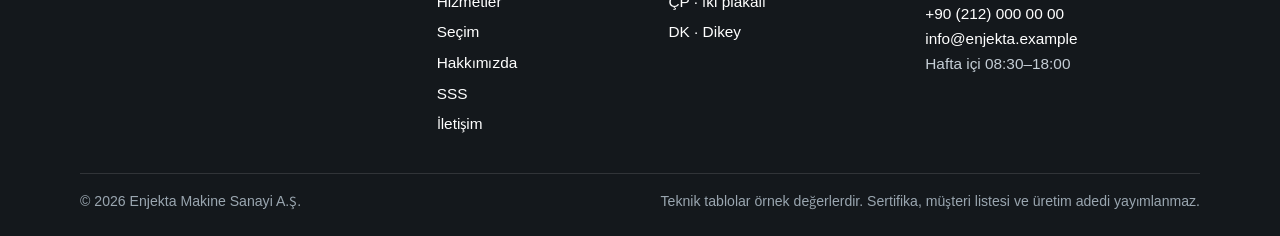
<file: urun-iki-plakali.html>
<!DOCTYPE html>
<html lang="tr">
<head>
  <meta charset="utf-8">
  <meta name="viewport" content="width=device-width, initial-scale=1">
  <title>Enjekta Makine — ÇP serisi, iki plakalı</title>
  <meta name="description" content="ÇP serisi iki plakalı büyük tonaj makineleri. Örnek modeller 650–1.800 ton. Geniş kalıp açıklığı ve kısa gövde.">
  <meta name="robots" content="index, follow">
  <meta name="theme-color" content="#1c2126">
  <meta property="og:type" content="website">
  <meta property="og:locale" content="tr_TR">
  <meta property="og:site_name" content="Enjekta Makine">
  <meta property="og:title" content="Enjekta Makine — ÇP serisi, iki plakalı">
  <meta property="og:description" content="ÇP serisi iki plakalı büyük tonaj makineleri. Örnek modeller 650–1.800 ton. Geniş kalıp açıklığı ve kısa gövde.">
  <meta property="og:image" content="assets/injection-machine.jpg">
  <meta property="og:image:alt" content="Grafit ve beyaz panelli servo-hidrolik plastik enjeksiyon makinesi">
  <meta property="og:image:width" content="1280">
  <meta property="og:image:height" content="720">
  <meta name="twitter:card" content="summary_large_image">
  <meta name="twitter:title" content="Enjekta Makine — ÇP serisi, iki plakalı">
  <meta name="twitter:description" content="ÇP serisi iki plakalı büyük tonaj makineleri. Örnek modeller 650–1.800 ton. Geniş kalıp açıklığı ve kısa gövde.">
  <meta name="twitter:image" content="assets/injection-machine.jpg">
  <link rel="icon" href="favicon.svg" type="image/svg+xml">
  <link rel="stylesheet" href="css/fonts.css">
  <link rel="stylesheet" href="css/styles.css">
  
</head>
<body data-page-title="ÇP serisi, iki plakalı">
  <a class="skip-link" href="#icerik">İçeriğe geç</a>
  <div class="utility">
    <div class="wrap utility-inner">
      <p class="utility-address" data-site="address-short">İkitelli OSB, Başakşehir / İstanbul</p>
      <p class="utility-meta">
        <a data-site="phone" data-site-href="tel" href="tel:+902120000000">+90 (212) 000 00 00</a>
        <span aria-hidden="true">·</span>
        <a data-site="email" data-site-href="mail" href="mailto:info@enjekta.example">info@enjekta.example</a>
      </p>
    </div>
  </div>
  <header class="site-header">
    <div class="wrap header-inner">
      <a class="logo" href="index.html">
        <svg class="logo-mark" viewBox="0 0 36 36" width="36" height="36" aria-hidden="true"><rect x="1.5" y="1.5" width="33" height="33" fill="none" stroke="currentColor" stroke-width="1.5"/><path d="M7 12.5h22M7 18h22M7 23.5h14" fill="none" stroke="currentColor" stroke-width="1.5"/><rect x="24" y="21" width="5" height="5" fill="#1e4f5c"/></svg>
        <span class="logo-text">
          <span class="logo-name" data-site="short">Enjekta</span>
          <span class="logo-tag" data-site="tagline-short">Plastik enjeksiyon</span>
        </span>
      </a>
      <nav class="site-nav" id="site-nav" aria-label="Ana menü">
        <ul>
          <li><a href="urunler.html" aria-current="page">Ürünler</a></li>
          <li><a href="hizmetler.html">Hizmetler</a></li>
          <li><a href="secim.html">Seçim</a></li>
          <li><a href="hakkimizda.html">Hakkımızda</a></li>
          <li><a href="sss.html">SSS</a></li>
        </ul>
      </nav>
      <a class="btn btn-accent header-cta" href="iletisim.html">Teklif Al</a>
      <button class="nav-toggle" type="button" aria-expanded="false" aria-controls="site-nav">
        <span class="nav-toggle-bars" aria-hidden="true"></span>
        <span class="nav-toggle-label">Menü</span>
      </button>
    </div>
  </header>
  <main id="icerik" tabindex="-1">
    <header class="page-hero">
      <div class="wrap">
                <nav class="crumbs" aria-label="Konum"><a href="index.html">Ana sayfa</a><span aria-hidden="true">/</span><a href="urunler.html">Ürünler</a><span aria-hidden="true">/</span><span aria-current="page">ÇP serisi</span></nav>
        <p class="kicker">ÇP serisi · 650–1.800 ton</p>
        <h1>İki plaka, büyük kalıp</h1>
        <p class="lede">Yüksek kapatma kuvvetinde daha kısa gövde ve geniş kalıp açıklığı hedeflenir. Tahrik servo-hidroliktir.</p>
      </div>
    </header>
    <div class="page">
      <div class="wrap">
        <div class="product-intro">
          <div class="prose stack">
            <p>ÇP serisi 650–1.800 ton örnek aralığındadır. Otomotiv dış parça, büyük kasa, palet ve derin kalıp adayları buradadır.</p>
            <p>Aynı tonajdaki mafsalı bir prese göre yerleşim boyu kısalır. Zemin yükü ve vinç yüksekliği teklif yerleşiminde yazılır; bu sitede örnek yerleşim çizimi yoktur.</p>
            <p><a href="secim.html">Bu iş için ön seçim yapın</a> · <a href="iletisim.html?seri=cp">Teklif isteyin</a></p>
          </div>
          <figure class="schematic"><svg viewBox="0 0 720 300" aria-hidden="true"><rect width="720" height="300" fill="#f3f5f7"/><rect x="36" y="236" width="648" height="8" fill="#1c2126"/><rect x="70" y="64" width="34" height="172" fill="#1c2126"/><rect x="210" y="78" width="30" height="158" fill="#2a3138"/><rect x="430" y="78" width="30" height="158" fill="#2a3138"/><rect x="104" y="104" width="106" height="6" fill="#9aa6b0"/><rect x="104" y="196" width="106" height="6" fill="#9aa6b0"/><rect x="240" y="150" width="190" height="14" fill="#1c2126"/><rect x="500" y="124" width="150" height="112" fill="#ffffff" stroke="#1c2126"/><polygon points="548,68 602,124 494,124" fill="#d5dbe1" stroke="#1c2126"/></svg><figcaption>Şematik iki plakalı yan görünüş. Plakalar arası açıklık temsiliidir.</figcaption></figure>
        </div>
                <p class="scroll-hint">Dar ekranda tabloyu yatay kaydırın.</p>
        <div class="table-scroll" tabindex="0" role="region" aria-labelledby="cp-tablo">
          <table class="spec">
            <caption id="cp-tablo">Örnek teknik değerler. Sipariş öncesi güncel föy geçerlidir.</caption>
            <thead>
              <tr>
                <th scope="col">Model</th>
                <th scope="col">Kapatma (kN)</th>
                <th scope="col">Kapatma (ton)</th>
                <th scope="col">Gramaj, PS (g)</th>
                <th scope="col">Vida çapı (mm)</th>
                <th scope="col">Kolon aralığı (mm)</th>
                <th scope="col">Açılma stroku (mm)</th>
                <th scope="col">Kalıp yüksekliği (mm)</th>
                <th scope="col">Enjeksiyon basıncı (MPa)</th>
              </tr>
            </thead>
            <tbody>
            <tr data-model="cp-650" data-ton="650" data-shot="2400" data-kn="6500">
              <th scope="row">ÇP 650</th>
              <td>6.500</td>
              <td>650</td>
              <td>2.400</td>
              <td>90</td>
              <td>980 × 900</td>
              <td>1.150</td>
              <td>400–1.100</td>
              <td>165</td>
            </tr>
            <tr data-model="cp-900" data-ton="900" data-shot="3600" data-kn="9000">
              <th scope="row">ÇP 900</th>
              <td>9.000</td>
              <td>900</td>
              <td>3.600</td>
              <td>105</td>
              <td>1.220 × 1.100</td>
              <td>1.400</td>
              <td>450–1.350</td>
              <td>160</td>
            </tr>
            <tr data-model="cp-1300" data-ton="1300" data-shot="5600" data-kn="13000">
              <th scope="row">ÇP 1300</th>
              <td>13.000</td>
              <td>1.300</td>
              <td>5.600</td>
              <td>120</td>
              <td>1.550 × 1.400</td>
              <td>1.750</td>
              <td>550–1.650</td>
              <td>155</td>
            </tr>
            <tr data-model="cp-1800" data-ton="1800" data-shot="8200" data-kn="18000">
              <th scope="row">ÇP 1800</th>
              <td>18.000</td>
              <td>1.800</td>
              <td>8.200</td>
              <td>140</td>
              <td>1.850 × 1.650</td>
              <td>2.100</td>
              <td>650–1.900</td>
              <td>150</td>
            </tr>
            </tbody>
          </table>
        </div>
        <p class="note" style="margin-top:14px">1 ton, bu katalogda 10 kN olarak yuvarlanır. Gramaj polistiren referansıdır. Vida, kolon aralığı ve kalıp yüksekliği örnek satırlardır.</p>
        <h2 style="margin:40px 0 12px">Diğer seriler</h2>
        <p><a href="urun-servo-hidrolik.html">SF Servo-hidrolik</a> · <a href="urun-tam-elektrikli.html">EF Tam elektrikli</a> · <a href="urun-dikey.html">DK Dikey</a></p>
      </div>
    </div>
  </main>
  <footer class="site-footer">
    <div class="wrap footer-grid">
      <div>
        <p class="footer-brand" data-site="short">Enjekta</p>
        <p data-site="tagline">Plastik enjeksiyon makineleri</p>
      </div>
      <nav aria-label="Sayfalar">
        <p class="footer-label">Sayfalar</p>
        <ul>
          <li><a href="index.html">Ana sayfa</a></li>
          <li><a href="urunler.html">Ürünler</a></li>
          <li><a href="hizmetler.html">Hizmetler</a></li>
          <li><a href="secim.html">Seçim</a></li>
          <li><a href="hakkimizda.html">Hakkımızda</a></li>
          <li><a href="sss.html">SSS</a></li>
          <li><a href="iletisim.html">İletişim</a></li>
        </ul>
      </nav>
      <nav aria-label="Seriler">
        <p class="footer-label">Seriler</p>
        <ul>
          <li><a href="urun-servo-hidrolik.html">SF · Servo-hidrolik</a></li>
          <li><a href="urun-tam-elektrikli.html">EF · Tam elektrikli</a></li>
          <li><a href="urun-iki-plakali.html">ÇP · İki plakalı</a></li>
          <li><a href="urun-dikey.html">DK · Dikey</a></li>
        </ul>
      </nav>
      <div>
        <p class="footer-label">İletişim</p>
        <p data-site="address1">İkitelli OSB, Örnek Sanayi Caddesi No: 100</p>
        <p data-site="address2">34490 Başakşehir / İstanbul</p>
        <p><a data-site="phone" data-site-href="tel" href="tel:+902120000000">+90 (212) 000 00 00</a></p>
        <p><a data-site="email" data-site-href="mail" href="mailto:info@enjekta.example">info@enjekta.example</a></p>
        <p data-site="hours">Hafta içi 08:30–18:00</p>
      </div>
    </div>
    <div class="wrap footer-base">
      <p>© <span data-site="year">2026</span> <span data-site="legal">Enjekta Makine Sanayi A.Ş.</span></p>
      <p>Teknik tablolar örnek değerlerdir. Sertifika, müşteri listesi ve üretim adedi yayımlanmaz.</p>
    </div>
  </footer>
  <script src="js/config.js"></script>
  <script src="js/main.js"></script>
</body>
</html>
</file>
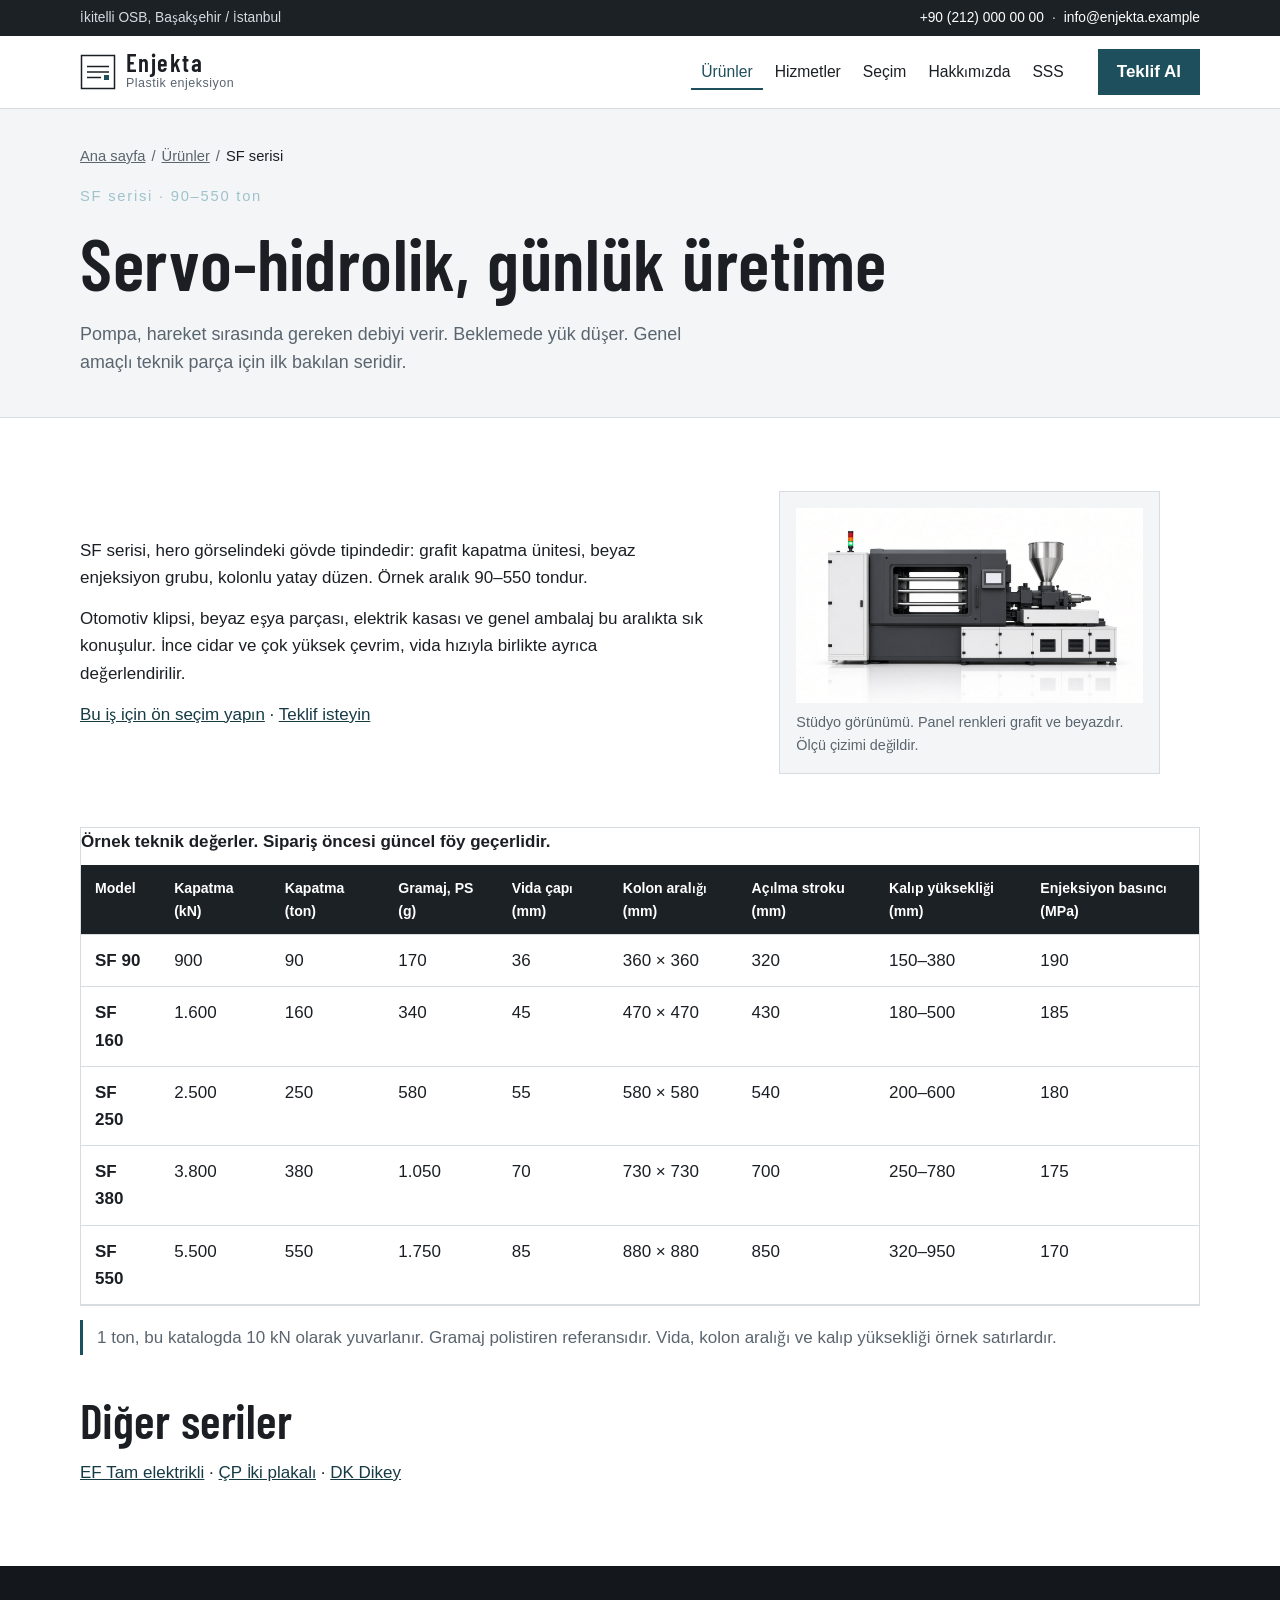
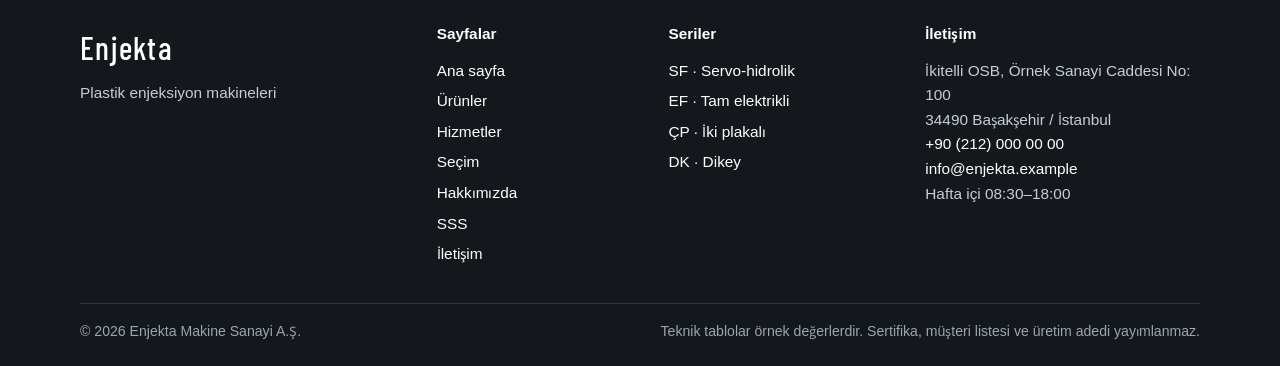
<file: urun-servo-hidrolik.html>
<!DOCTYPE html>
<html lang="tr">
<head>
  <meta charset="utf-8">
  <meta name="viewport" content="width=device-width, initial-scale=1">
  <title>Enjekta Makine — SF serisi, servo-hidrolik</title>
  <meta name="description" content="SF serisi servo-hidrolik plastik enjeksiyon makineleri. Örnek modeller 90–550 ton. Kapatma, gramaj ve kolon aralığı tablosu.">
  <meta name="robots" content="index, follow">
  <meta name="theme-color" content="#1c2126">
  <meta property="og:type" content="website">
  <meta property="og:locale" content="tr_TR">
  <meta property="og:site_name" content="Enjekta Makine">
  <meta property="og:title" content="Enjekta Makine — SF serisi, servo-hidrolik">
  <meta property="og:description" content="SF serisi servo-hidrolik plastik enjeksiyon makineleri. Örnek modeller 90–550 ton. Kapatma, gramaj ve kolon aralığı tablosu.">
  <meta property="og:image" content="assets/injection-machine.jpg">
  <meta property="og:image:alt" content="Grafit ve beyaz panelli servo-hidrolik plastik enjeksiyon makinesi">
  <meta property="og:image:width" content="1280">
  <meta property="og:image:height" content="720">
  <meta name="twitter:card" content="summary_large_image">
  <meta name="twitter:title" content="Enjekta Makine — SF serisi, servo-hidrolik">
  <meta name="twitter:description" content="SF serisi servo-hidrolik plastik enjeksiyon makineleri. Örnek modeller 90–550 ton. Kapatma, gramaj ve kolon aralığı tablosu.">
  <meta name="twitter:image" content="assets/injection-machine.jpg">
  <link rel="icon" href="favicon.svg" type="image/svg+xml">
  <link rel="stylesheet" href="css/fonts.css">
  <link rel="stylesheet" href="css/styles.css">
  
</head>
<body data-page-title="SF serisi, servo-hidrolik">
  <a class="skip-link" href="#icerik">İçeriğe geç</a>
  <div class="utility">
    <div class="wrap utility-inner">
      <p class="utility-address" data-site="address-short">İkitelli OSB, Başakşehir / İstanbul</p>
      <p class="utility-meta">
        <a data-site="phone" data-site-href="tel" href="tel:+902120000000">+90 (212) 000 00 00</a>
        <span aria-hidden="true">·</span>
        <a data-site="email" data-site-href="mail" href="mailto:info@enjekta.example">info@enjekta.example</a>
      </p>
    </div>
  </div>
  <header class="site-header">
    <div class="wrap header-inner">
      <a class="logo" href="index.html">
        <svg class="logo-mark" viewBox="0 0 36 36" width="36" height="36" aria-hidden="true"><rect x="1.5" y="1.5" width="33" height="33" fill="none" stroke="currentColor" stroke-width="1.5"/><path d="M7 12.5h22M7 18h22M7 23.5h14" fill="none" stroke="currentColor" stroke-width="1.5"/><rect x="24" y="21" width="5" height="5" fill="#1e4f5c"/></svg>
        <span class="logo-text">
          <span class="logo-name" data-site="short">Enjekta</span>
          <span class="logo-tag" data-site="tagline-short">Plastik enjeksiyon</span>
        </span>
      </a>
      <nav class="site-nav" id="site-nav" aria-label="Ana menü">
        <ul>
          <li><a href="urunler.html" aria-current="page">Ürünler</a></li>
          <li><a href="hizmetler.html">Hizmetler</a></li>
          <li><a href="secim.html">Seçim</a></li>
          <li><a href="hakkimizda.html">Hakkımızda</a></li>
          <li><a href="sss.html">SSS</a></li>
        </ul>
      </nav>
      <a class="btn btn-accent header-cta" href="iletisim.html">Teklif Al</a>
      <button class="nav-toggle" type="button" aria-expanded="false" aria-controls="site-nav">
        <span class="nav-toggle-bars" aria-hidden="true"></span>
        <span class="nav-toggle-label">Menü</span>
      </button>
    </div>
  </header>
  <main id="icerik" tabindex="-1">
    <header class="page-hero">
      <div class="wrap">
                <nav class="crumbs" aria-label="Konum"><a href="index.html">Ana sayfa</a><span aria-hidden="true">/</span><a href="urunler.html">Ürünler</a><span aria-hidden="true">/</span><span aria-current="page">SF serisi</span></nav>
        <p class="kicker">SF serisi · 90–550 ton</p>
        <h1>Servo-hidrolik, günlük üretime</h1>
        <p class="lede">Pompa, hareket sırasında gereken debiyi verir. Beklemede yük düşer. Genel amaçlı teknik parça için ilk bakılan seridir.</p>
      </div>
    </header>
    <div class="page">
      <div class="wrap">
        <div class="product-intro">
          <div class="prose stack">
            <p>SF serisi, hero görselindeki gövde tipindedir: grafit kapatma ünitesi, beyaz enjeksiyon grubu, kolonlu yatay düzen. Örnek aralık 90–550 tondur.</p>
            <p>Otomotiv klipsi, beyaz eşya parçası, elektrik kasası ve genel ambalaj bu aralıkta sık konuşulur. İnce cidar ve çok yüksek çevrim, vida hızıyla birlikte ayrıca değerlendirilir.</p>
            <p><a href="secim.html">Bu iş için ön seçim yapın</a> · <a href="iletisim.html?seri=sf">Teklif isteyin</a></p>
          </div>
          <figure class="product-photo">
            <img src="assets/injection-machine.jpg" width="1280" height="720" alt="SF serisi servo-hidrolik plastik enjeksiyon makinesi, yan görünüş">
            <figcaption>Stüdyo görünümü. Panel renkleri grafit ve beyazdır. Ölçü çizimi değildir.</figcaption>
          </figure>
        </div>
                <p class="scroll-hint">Dar ekranda tabloyu yatay kaydırın.</p>
        <div class="table-scroll" tabindex="0" role="region" aria-labelledby="sf-tablo">
          <table class="spec">
            <caption id="sf-tablo">Örnek teknik değerler. Sipariş öncesi güncel föy geçerlidir.</caption>
            <thead>
              <tr>
                <th scope="col">Model</th>
                <th scope="col">Kapatma (kN)</th>
                <th scope="col">Kapatma (ton)</th>
                <th scope="col">Gramaj, PS (g)</th>
                <th scope="col">Vida çapı (mm)</th>
                <th scope="col">Kolon aralığı (mm)</th>
                <th scope="col">Açılma stroku (mm)</th>
                <th scope="col">Kalıp yüksekliği (mm)</th>
                <th scope="col">Enjeksiyon basıncı (MPa)</th>
              </tr>
            </thead>
            <tbody>
            <tr data-model="sf-90" data-ton="90" data-shot="170" data-kn="900">
              <th scope="row">SF 90</th>
              <td>900</td>
              <td>90</td>
              <td>170</td>
              <td>36</td>
              <td>360 × 360</td>
              <td>320</td>
              <td>150–380</td>
              <td>190</td>
            </tr>
            <tr data-model="sf-160" data-ton="160" data-shot="340" data-kn="1600">
              <th scope="row">SF 160</th>
              <td>1.600</td>
              <td>160</td>
              <td>340</td>
              <td>45</td>
              <td>470 × 470</td>
              <td>430</td>
              <td>180–500</td>
              <td>185</td>
            </tr>
            <tr data-model="sf-250" data-ton="250" data-shot="580" data-kn="2500">
              <th scope="row">SF 250</th>
              <td>2.500</td>
              <td>250</td>
              <td>580</td>
              <td>55</td>
              <td>580 × 580</td>
              <td>540</td>
              <td>200–600</td>
              <td>180</td>
            </tr>
            <tr data-model="sf-380" data-ton="380" data-shot="1050" data-kn="3800">
              <th scope="row">SF 380</th>
              <td>3.800</td>
              <td>380</td>
              <td>1.050</td>
              <td>70</td>
              <td>730 × 730</td>
              <td>700</td>
              <td>250–780</td>
              <td>175</td>
            </tr>
            <tr data-model="sf-550" data-ton="550" data-shot="1750" data-kn="5500">
              <th scope="row">SF 550</th>
              <td>5.500</td>
              <td>550</td>
              <td>1.750</td>
              <td>85</td>
              <td>880 × 880</td>
              <td>850</td>
              <td>320–950</td>
              <td>170</td>
            </tr>
            </tbody>
          </table>
        </div>
        <p class="note" style="margin-top:14px">1 ton, bu katalogda 10 kN olarak yuvarlanır. Gramaj polistiren referansıdır. Vida, kolon aralığı ve kalıp yüksekliği örnek satırlardır.</p>
        <h2 style="margin:40px 0 12px">Diğer seriler</h2>
        <p><a href="urun-tam-elektrikli.html">EF Tam elektrikli</a> · <a href="urun-iki-plakali.html">ÇP İki plakalı</a> · <a href="urun-dikey.html">DK Dikey</a></p>
      </div>
    </div>
  </main>
  <footer class="site-footer">
    <div class="wrap footer-grid">
      <div>
        <p class="footer-brand" data-site="short">Enjekta</p>
        <p data-site="tagline">Plastik enjeksiyon makineleri</p>
      </div>
      <nav aria-label="Sayfalar">
        <p class="footer-label">Sayfalar</p>
        <ul>
          <li><a href="index.html">Ana sayfa</a></li>
          <li><a href="urunler.html">Ürünler</a></li>
          <li><a href="hizmetler.html">Hizmetler</a></li>
          <li><a href="secim.html">Seçim</a></li>
          <li><a href="hakkimizda.html">Hakkımızda</a></li>
          <li><a href="sss.html">SSS</a></li>
          <li><a href="iletisim.html">İletişim</a></li>
        </ul>
      </nav>
      <nav aria-label="Seriler">
        <p class="footer-label">Seriler</p>
        <ul>
          <li><a href="urun-servo-hidrolik.html">SF · Servo-hidrolik</a></li>
          <li><a href="urun-tam-elektrikli.html">EF · Tam elektrikli</a></li>
          <li><a href="urun-iki-plakali.html">ÇP · İki plakalı</a></li>
          <li><a href="urun-dikey.html">DK · Dikey</a></li>
        </ul>
      </nav>
      <div>
        <p class="footer-label">İletişim</p>
        <p data-site="address1">İkitelli OSB, Örnek Sanayi Caddesi No: 100</p>
        <p data-site="address2">34490 Başakşehir / İstanbul</p>
        <p><a data-site="phone" data-site-href="tel" href="tel:+902120000000">+90 (212) 000 00 00</a></p>
        <p><a data-site="email" data-site-href="mail" href="mailto:info@enjekta.example">info@enjekta.example</a></p>
        <p data-site="hours">Hafta içi 08:30–18:00</p>
      </div>
    </div>
    <div class="wrap footer-base">
      <p>© <span data-site="year">2026</span> <span data-site="legal">Enjekta Makine Sanayi A.Ş.</span></p>
      <p>Teknik tablolar örnek değerlerdir. Sertifika, müşteri listesi ve üretim adedi yayımlanmaz.</p>
    </div>
  </footer>
  <script src="js/config.js"></script>
  <script src="js/main.js"></script>
</body>
</html>
</file>
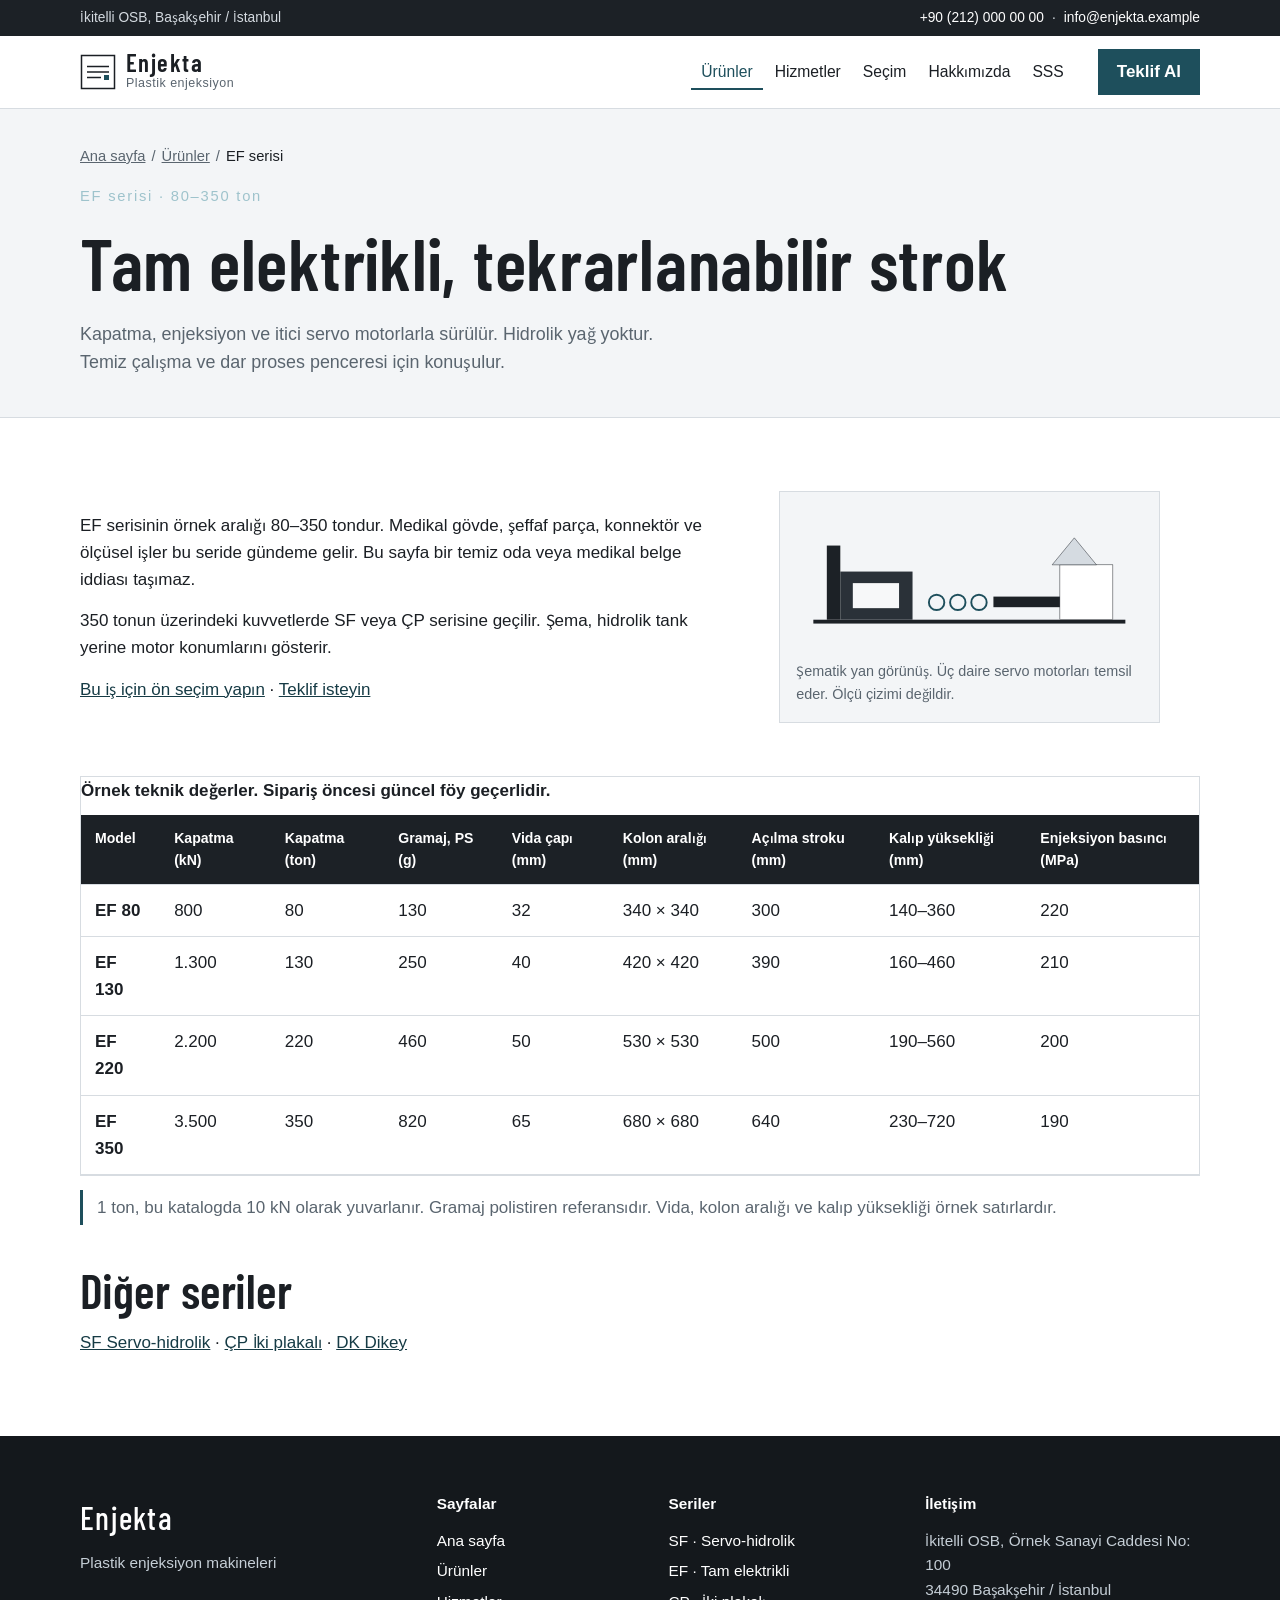
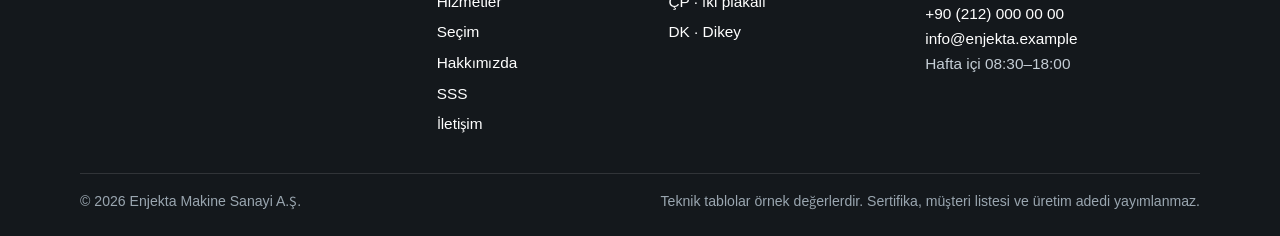
<file: urun-tam-elektrikli.html>
<!DOCTYPE html>
<html lang="tr">
<head>
  <meta charset="utf-8">
  <meta name="viewport" content="width=device-width, initial-scale=1">
  <title>Enjekta Makine — EF serisi, tam elektrikli</title>
  <meta name="description" content="EF serisi tam elektrikli plastik enjeksiyon makineleri. Örnek modeller 80–350 ton. Tekrarlanabilir hareket, hidrolik yağsız gövde.">
  <meta name="robots" content="index, follow">
  <meta name="theme-color" content="#1c2126">
  <meta property="og:type" content="website">
  <meta property="og:locale" content="tr_TR">
  <meta property="og:site_name" content="Enjekta Makine">
  <meta property="og:title" content="Enjekta Makine — EF serisi, tam elektrikli">
  <meta property="og:description" content="EF serisi tam elektrikli plastik enjeksiyon makineleri. Örnek modeller 80–350 ton. Tekrarlanabilir hareket, hidrolik yağsız gövde.">
  <meta property="og:image" content="assets/injection-machine.jpg">
  <meta property="og:image:alt" content="Grafit ve beyaz panelli servo-hidrolik plastik enjeksiyon makinesi">
  <meta property="og:image:width" content="1280">
  <meta property="og:image:height" content="720">
  <meta name="twitter:card" content="summary_large_image">
  <meta name="twitter:title" content="Enjekta Makine — EF serisi, tam elektrikli">
  <meta name="twitter:description" content="EF serisi tam elektrikli plastik enjeksiyon makineleri. Örnek modeller 80–350 ton. Tekrarlanabilir hareket, hidrolik yağsız gövde.">
  <meta name="twitter:image" content="assets/injection-machine.jpg">
  <link rel="icon" href="favicon.svg" type="image/svg+xml">
  <link rel="stylesheet" href="css/fonts.css">
  <link rel="stylesheet" href="css/styles.css">
  
</head>
<body data-page-title="EF serisi, tam elektrikli">
  <a class="skip-link" href="#icerik">İçeriğe geç</a>
  <div class="utility">
    <div class="wrap utility-inner">
      <p class="utility-address" data-site="address-short">İkitelli OSB, Başakşehir / İstanbul</p>
      <p class="utility-meta">
        <a data-site="phone" data-site-href="tel" href="tel:+902120000000">+90 (212) 000 00 00</a>
        <span aria-hidden="true">·</span>
        <a data-site="email" data-site-href="mail" href="mailto:info@enjekta.example">info@enjekta.example</a>
      </p>
    </div>
  </div>
  <header class="site-header">
    <div class="wrap header-inner">
      <a class="logo" href="index.html">
        <svg class="logo-mark" viewBox="0 0 36 36" width="36" height="36" aria-hidden="true"><rect x="1.5" y="1.5" width="33" height="33" fill="none" stroke="currentColor" stroke-width="1.5"/><path d="M7 12.5h22M7 18h22M7 23.5h14" fill="none" stroke="currentColor" stroke-width="1.5"/><rect x="24" y="21" width="5" height="5" fill="#1e4f5c"/></svg>
        <span class="logo-text">
          <span class="logo-name" data-site="short">Enjekta</span>
          <span class="logo-tag" data-site="tagline-short">Plastik enjeksiyon</span>
        </span>
      </a>
      <nav class="site-nav" id="site-nav" aria-label="Ana menü">
        <ul>
          <li><a href="urunler.html" aria-current="page">Ürünler</a></li>
          <li><a href="hizmetler.html">Hizmetler</a></li>
          <li><a href="secim.html">Seçim</a></li>
          <li><a href="hakkimizda.html">Hakkımızda</a></li>
          <li><a href="sss.html">SSS</a></li>
        </ul>
      </nav>
      <a class="btn btn-accent header-cta" href="iletisim.html">Teklif Al</a>
      <button class="nav-toggle" type="button" aria-expanded="false" aria-controls="site-nav">
        <span class="nav-toggle-bars" aria-hidden="true"></span>
        <span class="nav-toggle-label">Menü</span>
      </button>
    </div>
  </header>
  <main id="icerik" tabindex="-1">
    <header class="page-hero">
      <div class="wrap">
                <nav class="crumbs" aria-label="Konum"><a href="index.html">Ana sayfa</a><span aria-hidden="true">/</span><a href="urunler.html">Ürünler</a><span aria-hidden="true">/</span><span aria-current="page">EF serisi</span></nav>
        <p class="kicker">EF serisi · 80–350 ton</p>
        <h1>Tam elektrikli, tekrarlanabilir strok</h1>
        <p class="lede">Kapatma, enjeksiyon ve itici servo motorlarla sürülür. Hidrolik yağ yoktur. Temiz çalışma ve dar proses penceresi için konuşulur.</p>
      </div>
    </header>
    <div class="page">
      <div class="wrap">
        <div class="product-intro">
          <div class="prose stack">
            <p>EF serisinin örnek aralığı 80–350 tondur. Medikal gövde, şeffaf parça, konnektör ve ölçüsel işler bu seride gündeme gelir. Bu sayfa bir temiz oda veya medikal belge iddiası taşımaz.</p>
            <p>350 tonun üzerindeki kuvvetlerde SF veya ÇP serisine geçilir. Şema, hidrolik tank yerine motor konumlarını gösterir.</p>
            <p><a href="secim.html">Bu iş için ön seçim yapın</a> · <a href="iletisim.html?seri=ef">Teklif isteyin</a></p>
          </div>
          <figure class="schematic"><svg viewBox="0 0 720 300" aria-hidden="true"><rect width="720" height="300" fill="#f3f5f7"/><rect x="36" y="232" width="648" height="8" fill="#1c2126"/><rect x="64" y="78" width="28" height="154" fill="#1c2126"/><rect x="92" y="132" width="150" height="100" fill="#2a3138"/><rect x="118" y="156" width="96" height="52" fill="#f7f8f9"/><circle cx="292" cy="196" r="16" fill="none" stroke="#1e4f5c" stroke-width="4"/><circle cx="336" cy="196" r="16" fill="none" stroke="#1e4f5c" stroke-width="4"/><circle cx="380" cy="196" r="16" fill="none" stroke="#1e4f5c" stroke-width="4"/><rect x="410" y="184" width="150" height="22" fill="#1c2126"/><rect x="548" y="118" width="110" height="114" fill="#ffffff" stroke="#1c2126"/><polygon points="578,62 624,118 532,118" fill="#d5dbe1" stroke="#1c2126"/></svg><figcaption>Şematik yan görünüş. Üç daire servo motorları temsil eder. Ölçü çizimi değildir.</figcaption></figure>
        </div>
                <p class="scroll-hint">Dar ekranda tabloyu yatay kaydırın.</p>
        <div class="table-scroll" tabindex="0" role="region" aria-labelledby="ef-tablo">
          <table class="spec">
            <caption id="ef-tablo">Örnek teknik değerler. Sipariş öncesi güncel föy geçerlidir.</caption>
            <thead>
              <tr>
                <th scope="col">Model</th>
                <th scope="col">Kapatma (kN)</th>
                <th scope="col">Kapatma (ton)</th>
                <th scope="col">Gramaj, PS (g)</th>
                <th scope="col">Vida çapı (mm)</th>
                <th scope="col">Kolon aralığı (mm)</th>
                <th scope="col">Açılma stroku (mm)</th>
                <th scope="col">Kalıp yüksekliği (mm)</th>
                <th scope="col">Enjeksiyon basıncı (MPa)</th>
              </tr>
            </thead>
            <tbody>
            <tr data-model="ef-80" data-ton="80" data-shot="130" data-kn="800">
              <th scope="row">EF 80</th>
              <td>800</td>
              <td>80</td>
              <td>130</td>
              <td>32</td>
              <td>340 × 340</td>
              <td>300</td>
              <td>140–360</td>
              <td>220</td>
            </tr>
            <tr data-model="ef-130" data-ton="130" data-shot="250" data-kn="1300">
              <th scope="row">EF 130</th>
              <td>1.300</td>
              <td>130</td>
              <td>250</td>
              <td>40</td>
              <td>420 × 420</td>
              <td>390</td>
              <td>160–460</td>
              <td>210</td>
            </tr>
            <tr data-model="ef-220" data-ton="220" data-shot="460" data-kn="2200">
              <th scope="row">EF 220</th>
              <td>2.200</td>
              <td>220</td>
              <td>460</td>
              <td>50</td>
              <td>530 × 530</td>
              <td>500</td>
              <td>190–560</td>
              <td>200</td>
            </tr>
            <tr data-model="ef-350" data-ton="350" data-shot="820" data-kn="3500">
              <th scope="row">EF 350</th>
              <td>3.500</td>
              <td>350</td>
              <td>820</td>
              <td>65</td>
              <td>680 × 680</td>
              <td>640</td>
              <td>230–720</td>
              <td>190</td>
            </tr>
            </tbody>
          </table>
        </div>
        <p class="note" style="margin-top:14px">1 ton, bu katalogda 10 kN olarak yuvarlanır. Gramaj polistiren referansıdır. Vida, kolon aralığı ve kalıp yüksekliği örnek satırlardır.</p>
        <h2 style="margin:40px 0 12px">Diğer seriler</h2>
        <p><a href="urun-servo-hidrolik.html">SF Servo-hidrolik</a> · <a href="urun-iki-plakali.html">ÇP İki plakalı</a> · <a href="urun-dikey.html">DK Dikey</a></p>
      </div>
    </div>
  </main>
  <footer class="site-footer">
    <div class="wrap footer-grid">
      <div>
        <p class="footer-brand" data-site="short">Enjekta</p>
        <p data-site="tagline">Plastik enjeksiyon makineleri</p>
      </div>
      <nav aria-label="Sayfalar">
        <p class="footer-label">Sayfalar</p>
        <ul>
          <li><a href="index.html">Ana sayfa</a></li>
          <li><a href="urunler.html">Ürünler</a></li>
          <li><a href="hizmetler.html">Hizmetler</a></li>
          <li><a href="secim.html">Seçim</a></li>
          <li><a href="hakkimizda.html">Hakkımızda</a></li>
          <li><a href="sss.html">SSS</a></li>
          <li><a href="iletisim.html">İletişim</a></li>
        </ul>
      </nav>
      <nav aria-label="Seriler">
        <p class="footer-label">Seriler</p>
        <ul>
          <li><a href="urun-servo-hidrolik.html">SF · Servo-hidrolik</a></li>
          <li><a href="urun-tam-elektrikli.html">EF · Tam elektrikli</a></li>
          <li><a href="urun-iki-plakali.html">ÇP · İki plakalı</a></li>
          <li><a href="urun-dikey.html">DK · Dikey</a></li>
        </ul>
      </nav>
      <div>
        <p class="footer-label">İletişim</p>
        <p data-site="address1">İkitelli OSB, Örnek Sanayi Caddesi No: 100</p>
        <p data-site="address2">34490 Başakşehir / İstanbul</p>
        <p><a data-site="phone" data-site-href="tel" href="tel:+902120000000">+90 (212) 000 00 00</a></p>
        <p><a data-site="email" data-site-href="mail" href="mailto:info@enjekta.example">info@enjekta.example</a></p>
        <p data-site="hours">Hafta içi 08:30–18:00</p>
      </div>
    </div>
    <div class="wrap footer-base">
      <p>© <span data-site="year">2026</span> <span data-site="legal">Enjekta Makine Sanayi A.Ş.</span></p>
      <p>Teknik tablolar örnek değerlerdir. Sertifika, müşteri listesi ve üretim adedi yayımlanmaz.</p>
    </div>
  </footer>
  <script src="js/config.js"></script>
  <script src="js/main.js"></script>
</body>
</html>
</file>
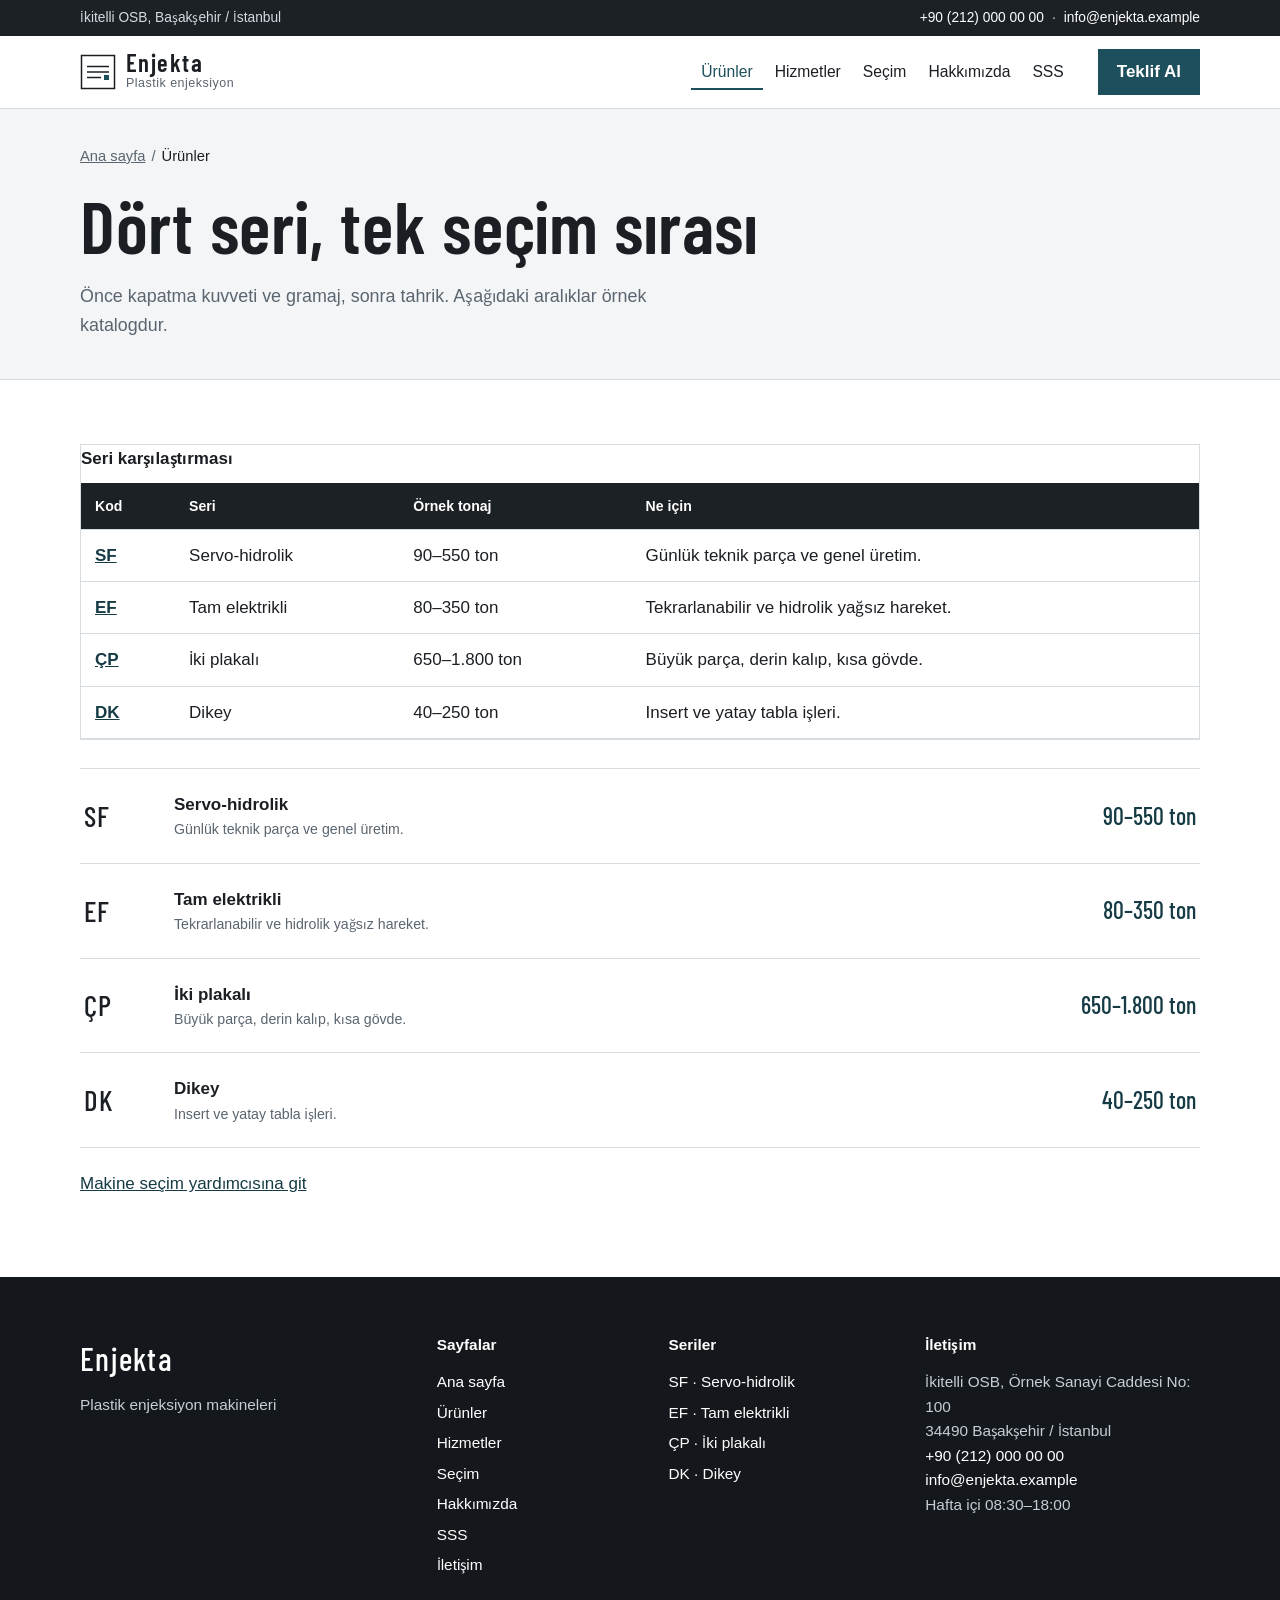
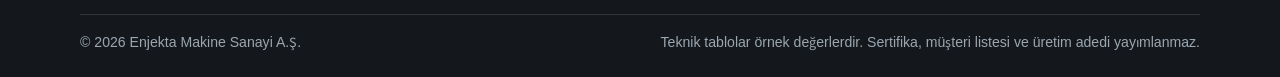
<file: urunler.html>
<!DOCTYPE html>
<html lang="tr">
<head>
  <meta charset="utf-8">
  <meta name="viewport" content="width=device-width, initial-scale=1">
  <title>Enjekta Makine — Ürünler</title>
  <meta name="description" content="Dört makine serisi: servo-hidrolik SF, tam elektrikli EF, iki plakalı ÇP ve dikey DK. Örnek tonaj aralığı 40–1.800 ton.">
  <meta name="robots" content="index, follow">
  <meta name="theme-color" content="#1c2126">
  <meta property="og:type" content="website">
  <meta property="og:locale" content="tr_TR">
  <meta property="og:site_name" content="Enjekta Makine">
  <meta property="og:title" content="Enjekta Makine — Ürünler">
  <meta property="og:description" content="Dört makine serisi: servo-hidrolik SF, tam elektrikli EF, iki plakalı ÇP ve dikey DK. Örnek tonaj aralığı 40–1.800 ton.">
  <meta property="og:image" content="assets/injection-machine.jpg">
  <meta property="og:image:alt" content="Grafit ve beyaz panelli servo-hidrolik plastik enjeksiyon makinesi">
  <meta property="og:image:width" content="1280">
  <meta property="og:image:height" content="720">
  <meta name="twitter:card" content="summary_large_image">
  <meta name="twitter:title" content="Enjekta Makine — Ürünler">
  <meta name="twitter:description" content="Dört makine serisi: servo-hidrolik SF, tam elektrikli EF, iki plakalı ÇP ve dikey DK. Örnek tonaj aralığı 40–1.800 ton.">
  <meta name="twitter:image" content="assets/injection-machine.jpg">
  <link rel="icon" href="favicon.svg" type="image/svg+xml">
  <link rel="stylesheet" href="css/fonts.css">
  <link rel="stylesheet" href="css/styles.css">
  
</head>
<body data-page-title="Ürünler">
  <a class="skip-link" href="#icerik">İçeriğe geç</a>
  <div class="utility">
    <div class="wrap utility-inner">
      <p class="utility-address" data-site="address-short">İkitelli OSB, Başakşehir / İstanbul</p>
      <p class="utility-meta">
        <a data-site="phone" data-site-href="tel" href="tel:+902120000000">+90 (212) 000 00 00</a>
        <span aria-hidden="true">·</span>
        <a data-site="email" data-site-href="mail" href="mailto:info@enjekta.example">info@enjekta.example</a>
      </p>
    </div>
  </div>
  <header class="site-header">
    <div class="wrap header-inner">
      <a class="logo" href="index.html">
        <svg class="logo-mark" viewBox="0 0 36 36" width="36" height="36" aria-hidden="true"><rect x="1.5" y="1.5" width="33" height="33" fill="none" stroke="currentColor" stroke-width="1.5"/><path d="M7 12.5h22M7 18h22M7 23.5h14" fill="none" stroke="currentColor" stroke-width="1.5"/><rect x="24" y="21" width="5" height="5" fill="#1e4f5c"/></svg>
        <span class="logo-text">
          <span class="logo-name" data-site="short">Enjekta</span>
          <span class="logo-tag" data-site="tagline-short">Plastik enjeksiyon</span>
        </span>
      </a>
      <nav class="site-nav" id="site-nav" aria-label="Ana menü">
        <ul>
          <li><a href="urunler.html" aria-current="page">Ürünler</a></li>
          <li><a href="hizmetler.html">Hizmetler</a></li>
          <li><a href="secim.html">Seçim</a></li>
          <li><a href="hakkimizda.html">Hakkımızda</a></li>
          <li><a href="sss.html">SSS</a></li>
        </ul>
      </nav>
      <a class="btn btn-accent header-cta" href="iletisim.html">Teklif Al</a>
      <button class="nav-toggle" type="button" aria-expanded="false" aria-controls="site-nav">
        <span class="nav-toggle-bars" aria-hidden="true"></span>
        <span class="nav-toggle-label">Menü</span>
      </button>
    </div>
  </header>
  <main id="icerik" tabindex="-1">
    <header class="page-hero">
      <div class="wrap">
                <nav class="crumbs" aria-label="Konum"><a href="index.html">Ana sayfa</a><span aria-hidden="true">/</span><span aria-current="page">Ürünler</span></nav>
        <h1>Dört seri, tek seçim sırası</h1>
        <p class="lede">Önce kapatma kuvveti ve gramaj, sonra tahrik. Aşağıdaki aralıklar örnek katalogdur.</p>
      </div>
    </header>
    <div class="page">
      <div class="wrap">
        <div class="table-scroll" tabindex="0" role="region" aria-labelledby="seri-karsilastirma">
          <table class="compare">
            <caption id="seri-karsilastirma">Seri karşılaştırması</caption>
            <thead>
              <tr><th scope="col">Kod</th><th scope="col">Seri</th><th scope="col">Örnek tonaj</th><th scope="col">Ne için</th></tr>
            </thead>
            <tbody>
          <tr>
            <th scope="row"><a href="urun-servo-hidrolik.html">SF</a></th>
            <td>Servo-hidrolik</td>
            <td>90–550 ton</td>
            <td>Günlük teknik parça ve genel üretim.</td>
          </tr>
          <tr>
            <th scope="row"><a href="urun-tam-elektrikli.html">EF</a></th>
            <td>Tam elektrikli</td>
            <td>80–350 ton</td>
            <td>Tekrarlanabilir ve hidrolik yağsız hareket.</td>
          </tr>
          <tr>
            <th scope="row"><a href="urun-iki-plakali.html">ÇP</a></th>
            <td>İki plakalı</td>
            <td>650–1.800 ton</td>
            <td>Büyük parça, derin kalıp, kısa gövde.</td>
          </tr>
          <tr>
            <th scope="row"><a href="urun-dikey.html">DK</a></th>
            <td>Dikey</td>
            <td>40–250 ton</td>
            <td>Insert ve yatay tabla işleri.</td>
          </tr>
            </tbody>
          </table>
        </div>
        <ul class="series-list" style="margin-top:28px">
          <li><a href="urun-servo-hidrolik.html"><span class="series-code">SF</span><span><strong>Servo-hidrolik</strong><small>Günlük teknik parça ve genel üretim.</small></span><span class="series-range">90–550 ton</span></a></li>
          <li><a href="urun-tam-elektrikli.html"><span class="series-code">EF</span><span><strong>Tam elektrikli</strong><small>Tekrarlanabilir ve hidrolik yağsız hareket.</small></span><span class="series-range">80–350 ton</span></a></li>
          <li><a href="urun-iki-plakali.html"><span class="series-code">ÇP</span><span><strong>İki plakalı</strong><small>Büyük parça, derin kalıp, kısa gövde.</small></span><span class="series-range">650–1.800 ton</span></a></li>
          <li><a href="urun-dikey.html"><span class="series-code">DK</span><span><strong>Dikey</strong><small>Insert ve yatay tabla işleri.</small></span><span class="series-range">40–250 ton</span></a></li>
        </ul>
        <p style="margin-top:22px"><a href="secim.html">Makine seçim yardımcısına git</a></p>
      </div>
    </div>
  </main>
  <footer class="site-footer">
    <div class="wrap footer-grid">
      <div>
        <p class="footer-brand" data-site="short">Enjekta</p>
        <p data-site="tagline">Plastik enjeksiyon makineleri</p>
      </div>
      <nav aria-label="Sayfalar">
        <p class="footer-label">Sayfalar</p>
        <ul>
          <li><a href="index.html">Ana sayfa</a></li>
          <li><a href="urunler.html">Ürünler</a></li>
          <li><a href="hizmetler.html">Hizmetler</a></li>
          <li><a href="secim.html">Seçim</a></li>
          <li><a href="hakkimizda.html">Hakkımızda</a></li>
          <li><a href="sss.html">SSS</a></li>
          <li><a href="iletisim.html">İletişim</a></li>
        </ul>
      </nav>
      <nav aria-label="Seriler">
        <p class="footer-label">Seriler</p>
        <ul>
          <li><a href="urun-servo-hidrolik.html">SF · Servo-hidrolik</a></li>
          <li><a href="urun-tam-elektrikli.html">EF · Tam elektrikli</a></li>
          <li><a href="urun-iki-plakali.html">ÇP · İki plakalı</a></li>
          <li><a href="urun-dikey.html">DK · Dikey</a></li>
        </ul>
      </nav>
      <div>
        <p class="footer-label">İletişim</p>
        <p data-site="address1">İkitelli OSB, Örnek Sanayi Caddesi No: 100</p>
        <p data-site="address2">34490 Başakşehir / İstanbul</p>
        <p><a data-site="phone" data-site-href="tel" href="tel:+902120000000">+90 (212) 000 00 00</a></p>
        <p><a data-site="email" data-site-href="mail" href="mailto:info@enjekta.example">info@enjekta.example</a></p>
        <p data-site="hours">Hafta içi 08:30–18:00</p>
      </div>
    </div>
    <div class="wrap footer-base">
      <p>© <span data-site="year">2026</span> <span data-site="legal">Enjekta Makine Sanayi A.Ş.</span></p>
      <p>Teknik tablolar örnek değerlerdir. Sertifika, müşteri listesi ve üretim adedi yayımlanmaz.</p>
    </div>
  </footer>
  <script src="js/config.js"></script>
  <script src="js/main.js"></script>
</body>
</html>
</file>
<file: css/fonts.css>
/* latin-ext */
@font-face {
  font-family: "Source Sans 3";
  font-style: normal;
  font-weight: 200 900;
  font-display: swap;
  src: url("../fonts/source-sans-3-latin-ext.woff2") format("woff2");
  unicode-range: U+0100-02BA, U+02BD-02C5, U+02C7-02CC, U+02CE-02D7, U+02DD-02FF, U+0304, U+0308, U+0329, U+1D00-1DBF, U+1E00-1E9F, U+1EF2-1EFF, U+2020, U+20A0-20AB, U+20AD-20C4, U+2113, U+2C60-2C7F, U+A720-A7FF;
}

/* latin */
@font-face {
  font-family: "Source Sans 3";
  font-style: normal;
  font-weight: 200 900;
  font-display: swap;
  src: url("../fonts/source-sans-3-latin.woff2") format("woff2");
  unicode-range: U+0100-02BA, U+02BD-02C5, U+02C7-02CC, U+02CE-02D7, U+02DD-02FF, U+0304, U+0308, U+0329, U+1D00-1DBF, U+1E00-1E9F, U+1EF2-1EFF, U+2020, U+20A0-20AB, U+20AD-20C4, U+2113, U+2C60-2C7F, U+A720-A7FF;
}

/* latin-ext */
@font-face {
  font-family: "Barlow Condensed";
  font-style: normal;
  font-weight: 500;
  font-display: swap;
  src: url("../fonts/barlow-condensed-normal-500-latin-ext.woff2") format("woff2");
  unicode-range: U+0100-02BA, U+02BD-02C5, U+02C7-02CC, U+02CE-02D7, U+02DD-02FF, U+0304, U+0308, U+0329, U+1D00-1DBF, U+1E00-1E9F, U+1EF2-1EFF, U+2020, U+20A0-20AB, U+20AD-20C4, U+2113, U+2C60-2C7F, U+A720-A7FF;
}

/* latin */
@font-face {
  font-family: "Barlow Condensed";
  font-style: normal;
  font-weight: 500;
  font-display: swap;
  src: url("../fonts/barlow-condensed-normal-500-latin.woff2") format("woff2");
  unicode-range: U+0000-00FF, U+0131, U+0152-0153, U+02BB-02BC, U+02C6, U+02DA, U+02DC, U+0304, U+0308, U+0329, U+2000-206F, U+20AC, U+2122, U+2191, U+2193, U+2212, U+2215, U+FEFF, U+FFFD;
}

/* latin-ext */
@font-face {
  font-family: "Barlow Condensed";
  font-style: normal;
  font-weight: 600;
  font-display: swap;
  src: url("../fonts/barlow-condensed-normal-600-latin-ext.woff2") format("woff2");
  unicode-range: U+0100-02BA, U+02BD-02C5, U+02C7-02CC, U+02CE-02D7, U+02DD-02FF, U+0304, U+0308, U+0329, U+1D00-1DBF, U+1E00-1E9F, U+1EF2-1EFF, U+2020, U+20A0-20AB, U+20AD-20C4, U+2113, U+2C60-2C7F, U+A720-A7FF;
}

/* latin */
@font-face {
  font-family: "Barlow Condensed";
  font-style: normal;
  font-weight: 600;
  font-display: swap;
  src: url("../fonts/barlow-condensed-normal-600-latin.woff2") format("woff2");
  unicode-range: U+0000-00FF, U+0131, U+0152-0153, U+02BB-02BC, U+02C6, U+02DA, U+02DC, U+0304, U+0308, U+0329, U+2000-206F, U+20AC, U+2122, U+2191, U+2193, U+2212, U+2215, U+FEFF, U+FFFD;
}

/* latin-ext */
@font-face {
  font-family: "Barlow Condensed";
  font-style: normal;
  font-weight: 700;
  font-display: swap;
  src: url("../fonts/barlow-condensed-normal-700-latin-ext.woff2") format("woff2");
  unicode-range: U+0100-02BA, U+02BD-02C5, U+02C7-02CC, U+02CE-02D7, U+02DD-02FF, U+0304, U+0308, U+0329, U+1D00-1DBF, U+1E00-1E9F, U+1EF2-1EFF, U+2020, U+20A0-20AB, U+20AD-20C4, U+2113, U+2C60-2C7F, U+A720-A7FF;
}

/* latin */
@font-face {
  font-family: "Barlow Condensed";
  font-style: normal;
  font-weight: 700;
  font-display: swap;
  src: url("../fonts/barlow-condensed-normal-700-latin.woff2") format("woff2");
  unicode-range: U+0000-00FF, U+0131, U+0152-0153, U+02BB-02BC, U+02C6, U+02DA, U+02DC, U+0304, U+0308, U+0329, U+2000-206F, U+20AC, U+2122, U+2191, U+2193, U+2212, U+2215, U+FEFF, U+FFFD;
}
</file>
<file: css/styles.css>
:root {
  --ink: #1b1f24;
  --graphite: #1c2126;
  --graphite-2: #262c33;
  --muted: #5a656f;
  --line: #d7dce1;
  --paper: #f3f5f7;
  --white: #ffffff;
  --accent: #1e4f5c;
  --accent-dark: #163b45;
  --danger: #8c2f2f;
  --danger-bg: #f8eeee;
  --display: "Barlow Condensed", "Arial Narrow", "Segoe UI", sans-serif;
  --sans: "Source Sans 3", "Segoe UI", "Helvetica Neue", Arial, sans-serif;
  --wrap: 1120px;
  color-scheme: light;
}

*,
*::before,
*::after { box-sizing: border-box; }

html { scroll-behavior: smooth; }

body {
  margin: 0;
  font-family: var(--sans);
  font-size: 1.0625rem;
  line-height: 1.6;
  color: var(--ink);
  background: var(--white);
  font-synthesis: none;
}

img { max-width: 100%; height: auto; display: block; }

a { color: var(--accent-dark); }

a:hover { color: var(--accent); }

h1, h2, h3, p { overflow-wrap: break-word; }

h1, h2, h3 {
  font-family: var(--display);
  font-weight: 600;
  line-height: 1.08;
  letter-spacing: 0.01em;
  margin: 0;
}

h1 { font-size: clamp(2.7rem, 6vw, 4.6rem); }

h2 { font-size: clamp(2rem, 4vw, 3rem); }

h3 {
  font-family: var(--sans);
  font-size: 1.2rem;
  font-weight: 650;
  line-height: 1.3;
  letter-spacing: 0;
}

p { margin: 0; }

ul, ol { margin: 0; padding: 0; }

.wrap {
  width: min(var(--wrap), calc(100% - 40px));
  margin-inline: auto;
}

.skip-link {
  position: absolute;
  left: 12px;
  top: -48px;
  z-index: 80;
  background: #fff;
  color: var(--ink);
  padding: 8px 12px;
  text-decoration: none;
}

.skip-link:focus { top: 12px; }

:focus-visible {
  outline: 2px solid var(--accent);
  outline-offset: 3px;
}

.utility :focus-visible,
.hero :focus-visible,
.site-footer :focus-visible,
.cta-band :focus-visible { outline-color: #fff; }

.visually-hidden {
  position: absolute;
  width: 1px;
  height: 1px;
  padding: 0;
  margin: -1px;
  overflow: hidden;
  clip: rect(0, 0, 0, 0);
  white-space: nowrap;
  border: 0;
}

.utility {
  background: var(--graphite);
  color: #d5dbe1;
  font-size: 0.86rem;
}

.utility-inner {
  display: flex;
  justify-content: space-between;
  flex-wrap: wrap;
  gap: 8px 16px;
  min-height: 36px;
  align-items: center;
  padding: 6px 0;
}

.utility a { color: #fff; text-decoration: none; }

.utility a:hover { text-decoration: underline; }

.utility-meta { display: flex; gap: 8px; flex-wrap: wrap; }

.site-header {
  position: sticky;
  top: 0;
  z-index: 40;
  background: rgba(255, 255, 255, 0.96);
  border-bottom: 1px solid var(--line);
  backdrop-filter: blur(8px);
}

.header-inner {
  position: relative;
  display: flex;
  align-items: center;
  gap: 16px;
  min-height: 72px;
}

.logo {
  display: flex;
  align-items: center;
  gap: 10px;
  color: var(--ink);
  text-decoration: none;
  min-width: 0;
}

.logo-mark { flex: none; color: var(--ink); }

.logo-name {
  display: block;
  font-family: var(--display);
  font-size: 1.55rem;
  font-weight: 600;
  letter-spacing: 0.06em;
  line-height: 1;
  text-transform: none;
}

.logo-tag {
  display: block;
  color: var(--muted);
  font-size: 0.78rem;
  letter-spacing: 0.04em;
}

.site-nav { margin-left: auto; }

.site-nav ul {
  display: flex;
  align-items: center;
  gap: 2px;
  list-style: none;
}

.site-nav a {
  color: var(--ink);
  text-decoration: none;
  padding: 10px 10px;
  font-size: 0.98rem;
}

.site-nav a[aria-current="page"] {
  color: var(--accent);
  box-shadow: inset 0 -2px 0 var(--accent);
}

.header-cta { margin-left: 8px; flex: none; }

.nav-toggle {
  display: none;
  align-items: center;
  gap: 8px;
  min-height: 44px;
  padding: 0 10px;
  border: 1px solid var(--line);
  background: #fff;
  color: var(--ink);
  font: inherit;
  cursor: pointer;
}

.nav-toggle-bars {
  width: 16px;
  height: 10px;
  border-top: 1.5px solid currentColor;
  border-bottom: 1.5px solid currentColor;
}

.btn {
  display: inline-flex;
  align-items: center;
  justify-content: center;
  gap: 8px;
  min-height: 46px;
  padding: 0 18px;
  border: 1px solid transparent;
  background: transparent;
  color: inherit;
  font: inherit;
  font-weight: 600;
  text-decoration: none;
  cursor: pointer;
}

.btn-light { background: #fff; color: var(--graphite); }

.btn-light:hover { background: #e7ebee; color: var(--graphite); }

.btn-line { border-color: rgba(255, 255, 255, 0.72); color: #fff; }

.btn-line:hover { background: rgba(255, 255, 255, 0.08); color: #fff; }

.btn-accent { background: var(--accent); color: #fff; }

.btn-accent:hover { background: var(--accent-dark); color: #fff; }

.btn-dark {
  background: var(--graphite);
  color: #fff;
}

.btn-dark:hover { background: #000; color: #fff; }

.btn[disabled] { opacity: 0.6; cursor: wait; }

.hero {
  display: grid;
  grid-template-columns: minmax(0, 1.05fr) minmax(0, 1.1fr);
  min-height: clamp(560px, calc(100vh - 108px), 820px);
  background: var(--graphite);
  color: #fff;
}

.hero-copy {
  display: flex;
  flex-direction: column;
  justify-content: center;
  padding: clamp(36px, 6vw, 80px) clamp(24px, 5vw, 72px);
}

#icerik:focus { outline: none; }

.kicker {
  margin: 0 0 14px;
  color: #9ec3cc;
  font-size: 0.92rem;
  letter-spacing: 0.12em;
  text-transform: none;
}

.hero h1 { max-width: 16ch; }

.lede, .hero .lede {
  max-width: 38rem;
  margin-top: 18px;
  color: #d5dbe1;
  font-size: 1.12rem;
}

.hero-actions {
  display: flex;
  flex-wrap: wrap;
  gap: 12px;
  margin-top: 28px;
}

.hero-aside { margin-top: 18px; }

.hero-aside a { color: #fff; }

.hero-media {
  background:
    linear-gradient(#f7f8f9, #f7f8f9) padding-box;
  display: flex;
  flex-direction: column;
  justify-content: flex-end;
  min-width: 0;
  padding: 28px 28px 20px;
}

.media-kicker {
  margin-bottom: 8px;
  color: var(--muted);
  font-size: 0.86rem;
  letter-spacing: 0.08em;
}

.hero-media img {
  width: 100%;
  height: auto;
  object-fit: contain;
  margin-top: auto;
}

.facts {
  display: grid;
  grid-template-columns: repeat(4, 1fr);
  list-style: none;
  border-bottom: 1px solid var(--line);
}

.facts li {
  padding: 22px 18px;
  border-right: 1px solid var(--line);
}

.facts li:last-child { border-right: 0; }

.facts strong {
  display: block;
  font-family: var(--display);
  font-size: 1.8rem;
  font-weight: 600;
  letter-spacing: 0.02em;
  line-height: 1;
}

.facts span {
  display: block;
  margin-top: 6px;
  color: var(--muted);
  font-size: 0.92rem;
}

.section { padding: 84px 0; }

.section-paper { background: var(--paper); }

.section-head {
  display: grid;
  grid-template-columns: auto 1fr;
  gap: 8px 18px;
  align-items: end;
  margin-bottom: 28px;
}

.section-index {
  font-family: var(--display);
  color: var(--accent);
  font-size: 1.35rem;
  letter-spacing: 0.08em;
  grid-row: span 2;
  align-self: center;
}

.section-head p { color: var(--muted); max-width: 40rem; }

.prop-grid,
.industry-grid {
  display: grid;
  grid-template-columns: repeat(3, 1fr);
  gap: 0;
  border-top: 1px solid var(--line);
  border-left: 1px solid var(--line);
}

.prop,
.industry {
  padding: 24px 22px 28px;
  border-right: 1px solid var(--line);
  border-bottom: 1px solid var(--line);
  background: #fff;
}

.prop-index,
.industry-index {
  font-family: var(--display);
  color: var(--accent);
  letter-spacing: 0.08em;
}

.prop h3,
.industry h3 { margin: 10px 0 8px; }

.prop p,
.industry p { color: var(--muted); }

.series-list { list-style: none; border-top: 1px solid var(--line); }

.series-list a {
  display: grid;
  grid-template-columns: 72px 1fr auto;
  gap: 8px 18px;
  align-items: center;
  padding: 22px 4px;
  border-bottom: 1px solid var(--line);
  color: inherit;
  text-decoration: none;
}

.series-list a:hover { background: var(--paper); }

.series-code {
  font-family: var(--display);
  font-size: 1.8rem;
  letter-spacing: 0.04em;
}

.series-list small {
  display: block;
  color: var(--muted);
}

.series-range {
  font-family: var(--display);
  font-size: 1.5rem;
  color: var(--accent-dark);
  white-space: nowrap;
}

.split {
  display: grid;
  grid-template-columns: 0.9fr 1.1fr;
  gap: 48px;
  align-items: start;
}

.checklist { list-style: none; }

.checklist li {
  padding: 16px 0;
  border-top: 1px solid var(--line);
}

.checklist li:last-child { border-bottom: 1px solid var(--line); }

.checklist strong { display: block; }

.checklist span { color: var(--muted); }

.cta-band {
  background: var(--graphite);
  color: #fff;
  padding: 64px 0;
}

.cta-band .wrap {
  display: flex;
  justify-content: space-between;
  gap: 24px;
  align-items: end;
}

.cta-band p { color: #d5dbe1; max-width: 36rem; margin-top: 10px; }

.cta-actions { display: flex; flex-wrap: wrap; gap: 12px; }

.site-footer {
  background: #14181c;
  color: #c5ced6;
  padding: 56px 0 24px;
  font-size: 0.96rem;
}

.footer-grid {
  display: grid;
  grid-template-columns: 1.3fr 0.8fr 0.9fr 1.1fr;
  gap: 32px;
}

.footer-label {
  margin: 0 0 12px;
  color: #fff;
  font-weight: 650;
}

.footer-brand {
  font-family: var(--display);
  font-size: 2rem;
  color: #fff;
  letter-spacing: 0.04em;
  margin-bottom: 8px;
}

.site-footer a { color: #fff; text-decoration: none; }

.site-footer a:hover { text-decoration: underline; }

.site-footer ul { list-style: none; }

.site-footer li + li { margin-top: 6px; }

.footer-base {
  display: flex;
  justify-content: space-between;
  gap: 16px;
  flex-wrap: wrap;
  margin-top: 36px;
  padding-top: 16px;
  border-top: 1px solid rgba(255, 255, 255, 0.12);
  color: #9aa6b0;
  font-size: 0.88rem;
}

.page-hero {
  background: var(--paper);
  border-bottom: 1px solid var(--line);
  padding: 36px 0 40px;
}

.crumbs {
  display: flex;
  flex-wrap: wrap;
  gap: 6px;
  margin-bottom: 16px;
  color: var(--muted);
  font-size: 0.92rem;
}

.crumbs a { color: var(--muted); }

.page-hero .lede { color: var(--muted); }

.crumbs [aria-current="page"] { color: var(--ink); text-decoration: none; }

.page { padding: 56px 0 80px; }

.prose { max-width: 44rem; }

.prose h2,
.service h2 {
  font-family: var(--sans);
  font-size: 1.45rem;
  line-height: 1.25;
  margin-top: 4px;
}

.prose p + p,
.stack > * + * { margin-top: 14px; }

.note {
  border-left: 3px solid var(--accent);
  padding: 4px 0 4px 14px;
  color: var(--muted);
}

.chips { display: flex; flex-wrap: wrap; gap: 8px; margin-top: 18px; }

.chip {
  border: 1px solid var(--line-strong, #c3cad1);
  background: #fff;
  padding: 6px 10px;
  font-size: 0.92rem;
}

.product-intro {
  display: grid;
  grid-template-columns: 1.15fr 0.85fr;
  gap: 36px;
  align-items: center;
  margin-bottom: 36px;
}

.schematic, .product-photo {
  background: var(--paper);
  border: 1px solid var(--line);
  padding: 16px;
}

.schematic svg { width: 100%; height: auto; display: block; }

figcaption {
  margin-top: 8px;
  color: var(--muted);
  font-size: 0.9rem;
}

.table-scroll {
  overflow-x: auto;
  border: 1px solid var(--line);
  margin-top: 8px;
}

.table-scroll:focus-visible { outline-offset: 2px; }

table.spec, table.compare, table.factors {
  width: 100%;
  border-collapse: collapse;
  font-variant-numeric: tabular-nums;
}

table.spec { min-width: 880px; }

table.spec th,
table.spec td,
table.compare th,
table.compare td,
table.factors th,
table.factors td {
  text-align: left;
  padding: 12px 14px;
  border-bottom: 1px solid var(--line);
  vertical-align: top;
}

table.spec thead th,
table.compare thead th,
table.factors thead th {
  background: var(--graphite);
  color: #fff;
  font-weight: 600;
  font-size: 0.88rem;
}

table.spec th:first-child,
table.spec td:first-child {
  position: sticky;
  left: 0;
}

table.spec thead th:first-child { background: var(--graphite); }

table.spec tbody th {
  background: #fff;
  font-weight: 650;
}

caption {
  caption-side: top;
  text-align: left;
  font-weight: 650;
  padding: 0 0 10px;
}

.service-list { list-style: none; }

.service {
  display: grid;
  grid-template-columns: 88px 1fr;
  gap: 12px;
  padding: 28px 0;
  border-top: 1px solid var(--line);
}

.service:last-child { border-bottom: 1px solid var(--line); }

.service-no {
  font-family: var(--display);
  font-size: 2rem;
  color: var(--accent);
}

.about-grid {
  display: grid;
  grid-template-columns: 1.2fr 0.8fr;
  gap: 40px;
}

.aside-card {
  background: var(--paper);
  border: 1px solid var(--line);
  padding: 22px;
}

.aside-card h2 {
  font-family: var(--sans);
  font-size: 1.15rem;
  margin-bottom: 10px;
}

.aside-card p + p { margin-top: 8px; }

.faq details { border-top: 1px solid var(--line); }

.faq details:last-child { border-bottom: 1px solid var(--line); }

.faq summary {
  cursor: pointer;
  font-weight: 650;
  padding: 18px 4px;
  list-style: none;
  display: flex;
  justify-content: space-between;
  gap: 16px;
  align-items: center;
}

.faq summary::-webkit-details-marker { display: none; }

.faq summary::after {
  content: "+";
  font-family: var(--display);
  font-size: 1.6rem;
  line-height: 1;
  color: var(--accent);
  flex: none;
}

.faq details[open] summary::after { content: "–"; }

.faq details .answer { padding: 0 4px 18px; max-width: 46rem; color: var(--muted); }

.contact-grid,
.selector-grid {
  display: grid;
  grid-template-columns: 0.85fr 1.15fr;
  gap: 40px;
  align-items: start;
}

.selector-grid { grid-template-columns: 1fr 1fr; }

.result-card, .form-card {
  border: 1px solid var(--line);
  background: #fff;
  padding: 22px;
}

.result-card {
  background: var(--paper);
  position: sticky;
  top: 88px;
}

.result-card h2 {
  font-size: 2rem;
  margin: 6px 0 8px;
}

.result-card .hero-actions { margin-top: 18px; }

.scroll-hint { display: none; color: var(--muted); font-size: 0.9rem; margin-top: 8px; }

.result-kicker { color: var(--muted); font-size: 0.92rem; }

.result-ton {
  font-family: var(--display);
  font-size: clamp(3.2rem, 6vw, 4.6rem);
  line-height: 0.9;
  margin: 8px 0;
}

.result-list { margin: 14px 0 0; padding-left: 18px; }

.result-list li + li { margin-top: 8px; }

.form-grid {
  display: grid;
  grid-template-columns: 1fr 1fr;
  gap: 16px 16px;
}

.full { grid-column: 1 / -1; }

fieldset {
  border: 0;
  margin: 0;
  padding: 0;
  min-inline-size: 0;
}

legend { font-weight: 650; margin-bottom: 6px; padding: 0; }

label { display: block; font-weight: 650; margin-bottom: 6px; }

.hint { color: var(--muted); font-size: 0.9rem; font-weight: 400; }

input, select, textarea {
  width: 100%;
  border: 1px solid #c5ccd3;
  background: #fff;
  color: var(--ink);
  padding: 12px;
  font: inherit;
  border-radius: 0;
}

textarea { min-height: 140px; resize: vertical; }

[aria-invalid="true"] {
  border-color: var(--danger);
  background: var(--danger-bg);
}

.field-error {
  color: var(--danger);
  font-size: 0.9rem;
  margin-top: 6px;
}

.form-summary {
  border: 1px solid var(--danger);
  background: var(--danger-bg);
  padding: 12px 14px;
  margin-bottom: 16px;
}

.form-summary ul { margin: 8px 0 0; padding-left: 18px; }

.consent {
  display: flex;
  gap: 10px;
  align-items: flex-start;
  font-weight: 400;
}

.consent input {
  width: 1.15rem;
  height: 1.15rem;
  margin-top: 0.28rem;
  flex: none;
}

.hp {
  position: absolute;
  left: -10000px;
  top: auto;
  width: 1px;
  height: 1px;
  overflow: hidden;
}

.form-success {
  border-left: 4px solid var(--accent);
  background: #e7f0f2;
  padding: 18px 18px 20px;
}

.form-success h2 {
  font-family: var(--sans);
  font-size: 1.4rem;
  margin-bottom: 8px;
}

.choice-row { display: flex; flex-wrap: wrap; gap: 8px; }

.choice {
  display: flex;
  align-items: center;
  gap: 6px;
  border: 1px solid var(--line);
  padding: 8px 10px;
  background: #fff;
  font-weight: 500;
}

.choice input { width: auto; }

.missing {
  min-height: 70vh;
  display: grid;
  place-items: center;
  padding: 48px 20px;
  text-align: left;
}

.missing-card { max-width: 36rem; }

.link-row { display: flex; flex-wrap: wrap; gap: 10px 16px; margin-top: 18px; }

@media (max-width: 980px) {
  .scroll-hint { display: block; }
  .nav-toggle { display: inline-flex; }
  .header-cta { margin-left: auto; }
  .logo-tag { display: none; }
  .site-nav {
    display: none;
    position: absolute;
    left: 0;
    right: 0;
    top: 100%;
    background: #fff;
    border-bottom: 1px solid var(--line);
    padding: 8px 16px 16px;
    margin-left: 0;
  }
  .site-nav.is-open { display: block; }
  .site-nav ul { flex-direction: column; align-items: stretch; }
  .site-nav a { padding: 12px 4px; }
  .site-nav a[aria-current="page"] { box-shadow: inset 3px 0 0 var(--accent); }
  .hero { grid-template-columns: 1fr; min-height: 0; }
  .hero-media { order: -1; padding: 16px 16px 8px; }
  .hero-copy { padding: 32px 20px 40px; }
  .hero h1 { max-width: none; }
  .facts { grid-template-columns: 1fr 1fr; }
  .facts li:nth-child(odd) { border-right: 1px solid var(--line); }
  .facts li:nth-child(1),
  .facts li:nth-child(2) { border-bottom: 1px solid var(--line); }
  .prop-grid, .industry-grid { grid-template-columns: 1fr 1fr; }
  .split, .product-intro, .about-grid, .contact-grid, .selector-grid, .footer-grid, .cta-band .wrap {
    grid-template-columns: 1fr;
  }
  .result-card { position: static; }
  .cta-band .wrap { align-items: start; }
  .series-list a { grid-template-columns: 64px 1fr; }
  .series-range { grid-column: 2; }
}

@media (max-width: 760px) {
  .wrap { width: min(var(--wrap), calc(100% - 32px)); }
  .utility-address { display: none; }
  .header-cta { padding: 0 12px; }
  .prop-grid, .industry-grid, .form-grid, .facts { grid-template-columns: 1fr; }
  .facts li { border-right: 0; border-bottom: 1px solid var(--line); }
  .section { padding: 56px 0; }
  .service { grid-template-columns: 56px 1fr; }
  .footer-base { flex-direction: column; }
}

@media (prefers-reduced-motion: reduce) {
  html { scroll-behavior: auto; }
  *, *::before, *::after {
    animation: none !important;
    transition: none !important;
  }
}

@media print {
  .utility, .site-header, .site-footer, .cta-band, .hero-actions, .nav-toggle { display: none !important; }
  .hero { min-height: 0; color: #000; background: #fff; }
  body { font-size: 11pt; }
  a { color: #000; text-decoration: none; }
}
</file>
